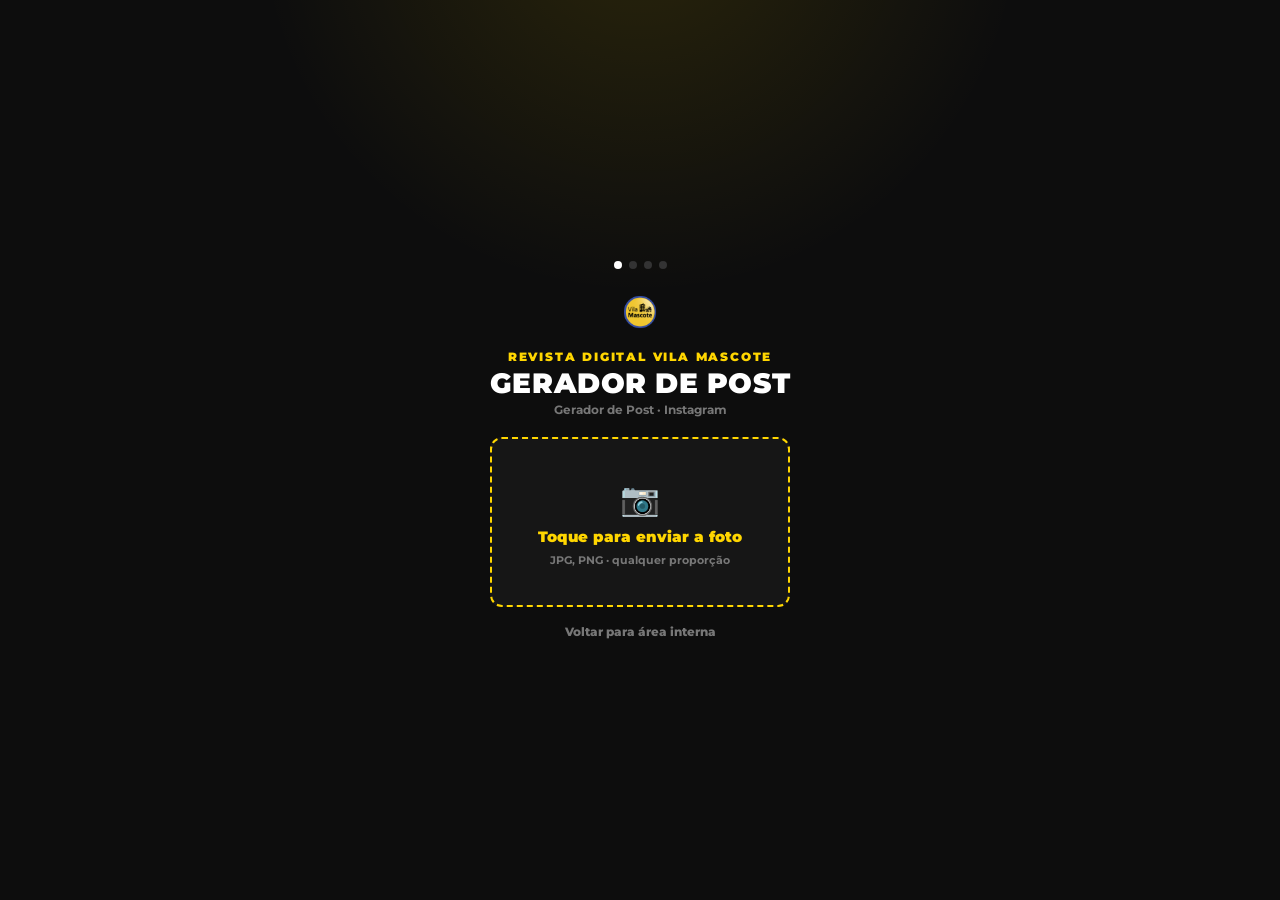
<file: criar-noticia/index.html>
<!doctype html>
<html lang="pt-BR">
  <head>
    <meta charset="utf-8">
    <meta name="viewport" content="width=device-width, initial-scale=1">
    <meta name="theme-color" content="#0d0d0d">
    <title>Criar post | Vila Mascote</title>
    <meta name="description" content="Gerador local de post de notícia da Vila Mascote para Instagram.">
    <link rel="icon" href="../assets/logo-vila-mascote.png">
    <link rel="preconnect" href="https://fonts.googleapis.com">
    <link rel="preconnect" href="https://fonts.gstatic.com" crossorigin>
    <link href="https://fonts.googleapis.com/css2?family=Montserrat:wght@400;700;800;900&display=swap" rel="stylesheet">
    <link rel="stylesheet" href="style.css?v=20260828-2">
  </head>
  <body>
    <main class="app-shell">
      <section class="step-screen is-active" data-step="1" aria-labelledby="uploadTitle">
        <div class="step-dots" aria-label="Etapa 1 de 4"></div>
        <img class="mini-logo" src="../assets/logo-vila-mascote.png" alt="Vila Mascote">
        <p class="kicker">Revista Digital Vila Mascote</p>
        <h1 id="uploadTitle">Gerador de post</h1>
        <p class="subtitle">Gerador de Post · Instagram</p>

        <button class="upload-box" id="uploadBox" type="button">
          <span class="upload-icon" aria-hidden="true">📷</span>
          <strong>Toque para enviar a foto</strong>
          <small>JPG, PNG · qualquer proporção</small>
        </button>
        <input id="imageInput" type="file" accept="image/*">

        <a class="back-link" href="../interno/">Voltar para área interna</a>
      </section>

      <section class="step-screen" data-step="2" aria-labelledby="titleTitle">
        <div class="step-dots" aria-label="Etapa 2 de 4"></div>
        <p class="kicker">Título do post</p>
        <h2 id="titleTitle">Escreva a chamada</h2>
        <p class="subtitle">Enter para quebrar linha</p>

        <textarea id="titleInput" rows="5" maxlength="170" placeholder="Ex: NOVA OPÇÃO DE CAFÉ CHEGA À VILA MASCOTE"></textarea>
        <p class="counter"><span id="titleCount">0</span>/170 caracteres</p>

        <div class="button-row">
          <button class="ghost-button" type="button" data-go-step="1">Voltar</button>
          <button class="primary-button" id="titleNextButton" type="button">Avançar</button>
        </div>
      </section>

      <section class="step-screen adjust-screen" data-step="3" aria-labelledby="adjustTitle">
        <div class="step-dots" aria-label="Etapa 3 de 4"></div>
        <p class="kicker">Ajuste a imagem</p>
        <h2 id="adjustTitle">Arraste a foto</h2>

        <div class="canvas-card" id="canvasCard">
          <canvas id="postCanvas" width="1080" height="1350" aria-label="Preview do post"></canvas>
          <div class="drag-zone image-zone" id="imageZone" aria-hidden="true"></div>
          <div class="drag-zone title-zone" id="titleZone" aria-hidden="true"></div>
        </div>

        <div class="tools">
          <div class="help-chips" aria-label="Dicas de ajuste">
            <span>📷 Arraste a foto</span>
            <span>✍️ Arraste o título</span>
          </div>

          <div class="tool-line">
            <label for="zoomRange">Zoom</label>
            <output id="zoomValue" for="zoomRange">100%</output>
            <input id="zoomRange" type="range" min="100" max="260" value="100">
          </div>

          <div class="tool-line">
            <label for="xRange">Horizontal</label>
            <output id="xValue" for="xRange">0</output>
            <input id="xRange" type="range" min="-540" max="540" value="0">
          </div>

          <div class="tool-line">
            <label for="yRange">Vertical</label>
            <output id="yValue" for="yRange">0</output>
            <input id="yRange" type="range" min="-675" max="675" value="0">
          </div>

          <div class="tool-line">
            <label for="titleRange">Tamanho do título</label>
            <output id="titleSizeValue" for="titleRange">28px</output>
            <input id="titleRange" type="range" min="10" max="72" value="28">
          </div>
        </div>

        <div class="button-row">
          <button class="ghost-button" type="button" data-go-step="2">Voltar</button>
          <button class="primary-button" id="finishButton" type="button">Pronto!</button>
        </div>
      </section>

      <section class="step-screen result-screen" data-step="4" aria-labelledby="resultTitle">
        <div class="step-dots" aria-label="Etapa 4 de 4"></div>
        <p class="kicker">Imagem pronta</p>
        <h2 id="resultTitle">Post final</h2>
        <p class="subtitle">Segure a imagem e toque em "Salvar na Galeria de Fotos".</p>

        <img id="resultImage" alt="Post gerado da Vila Mascote">

        <div class="button-row stacked">
          <a class="primary-button" id="downloadButton" href="#" download="vila-mascote-noticia-1080x1350.png">Baixar PNG</a>
          <button class="ghost-button" id="newPostButton" type="button">Novo post</button>
        </div>
      </section>
    </main>

    <script src="script.js?v=20260828-2"></script>
  </body>
</html>
</file>
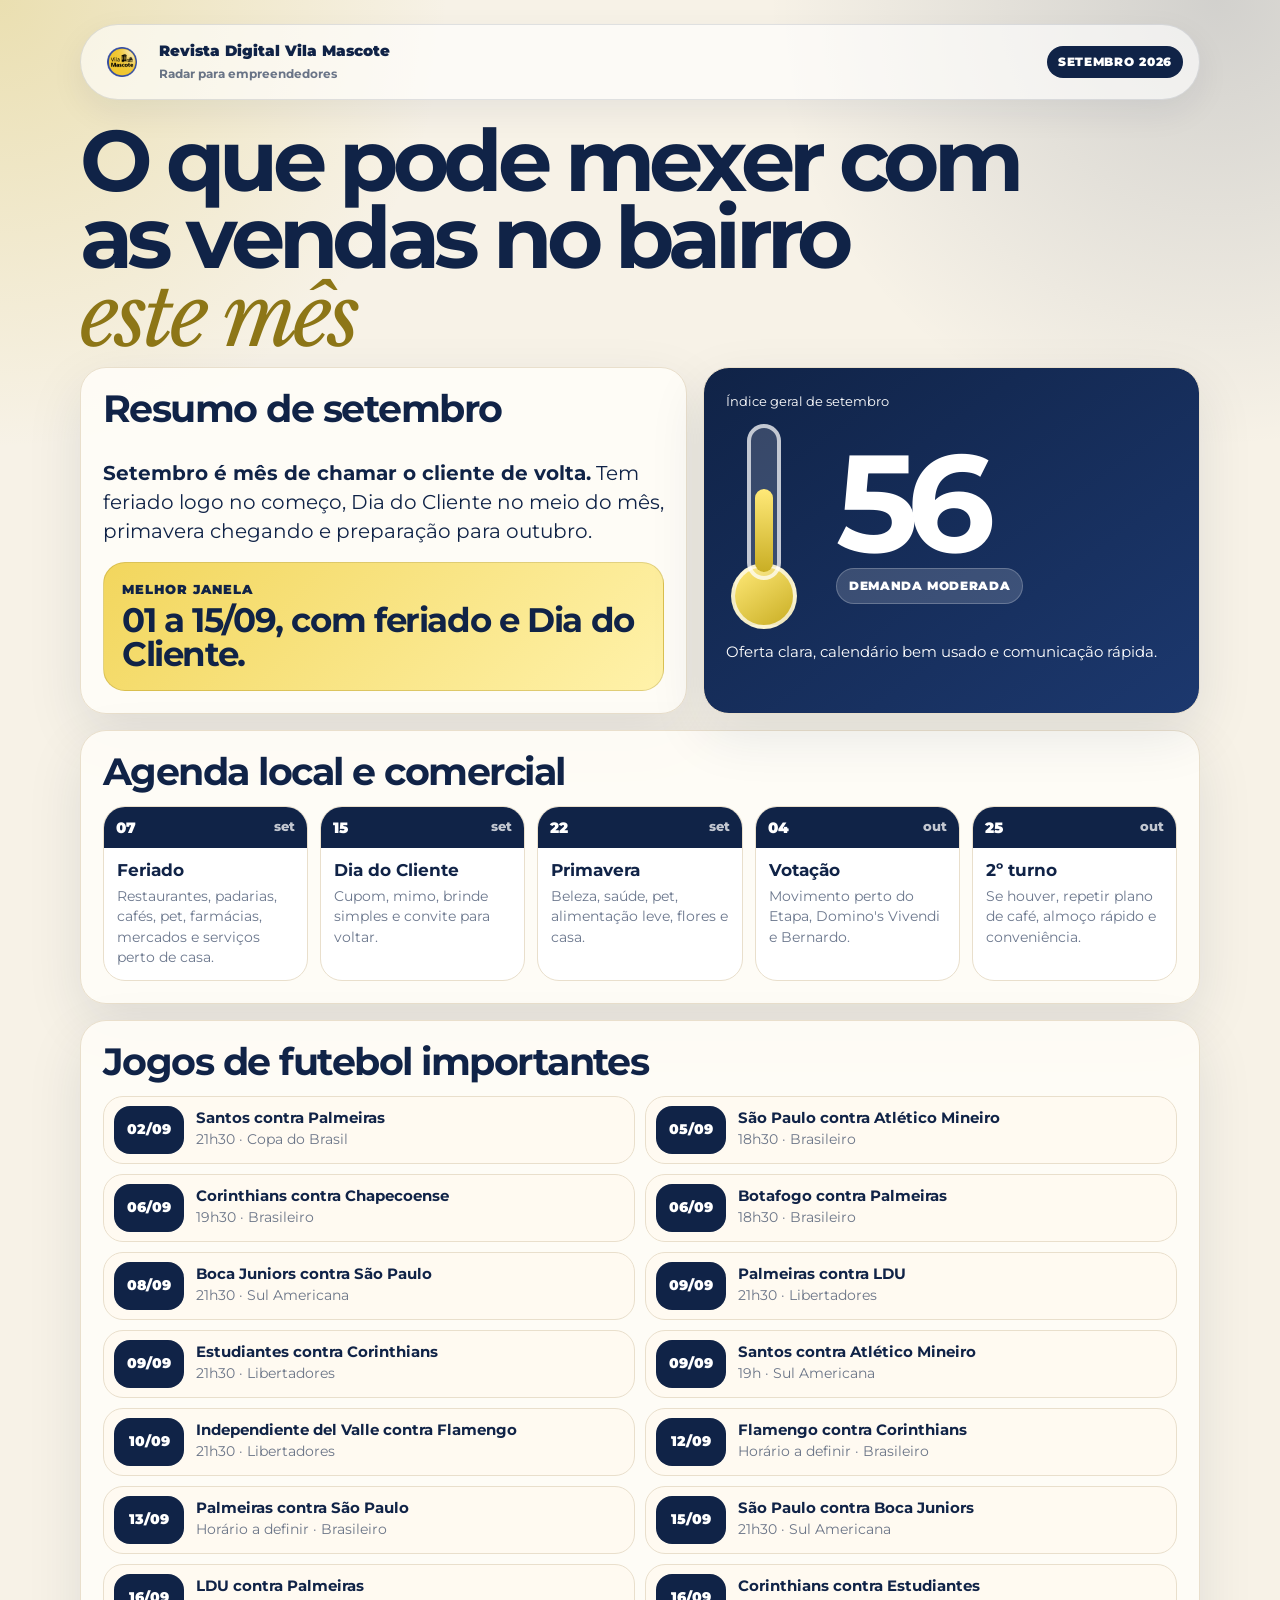
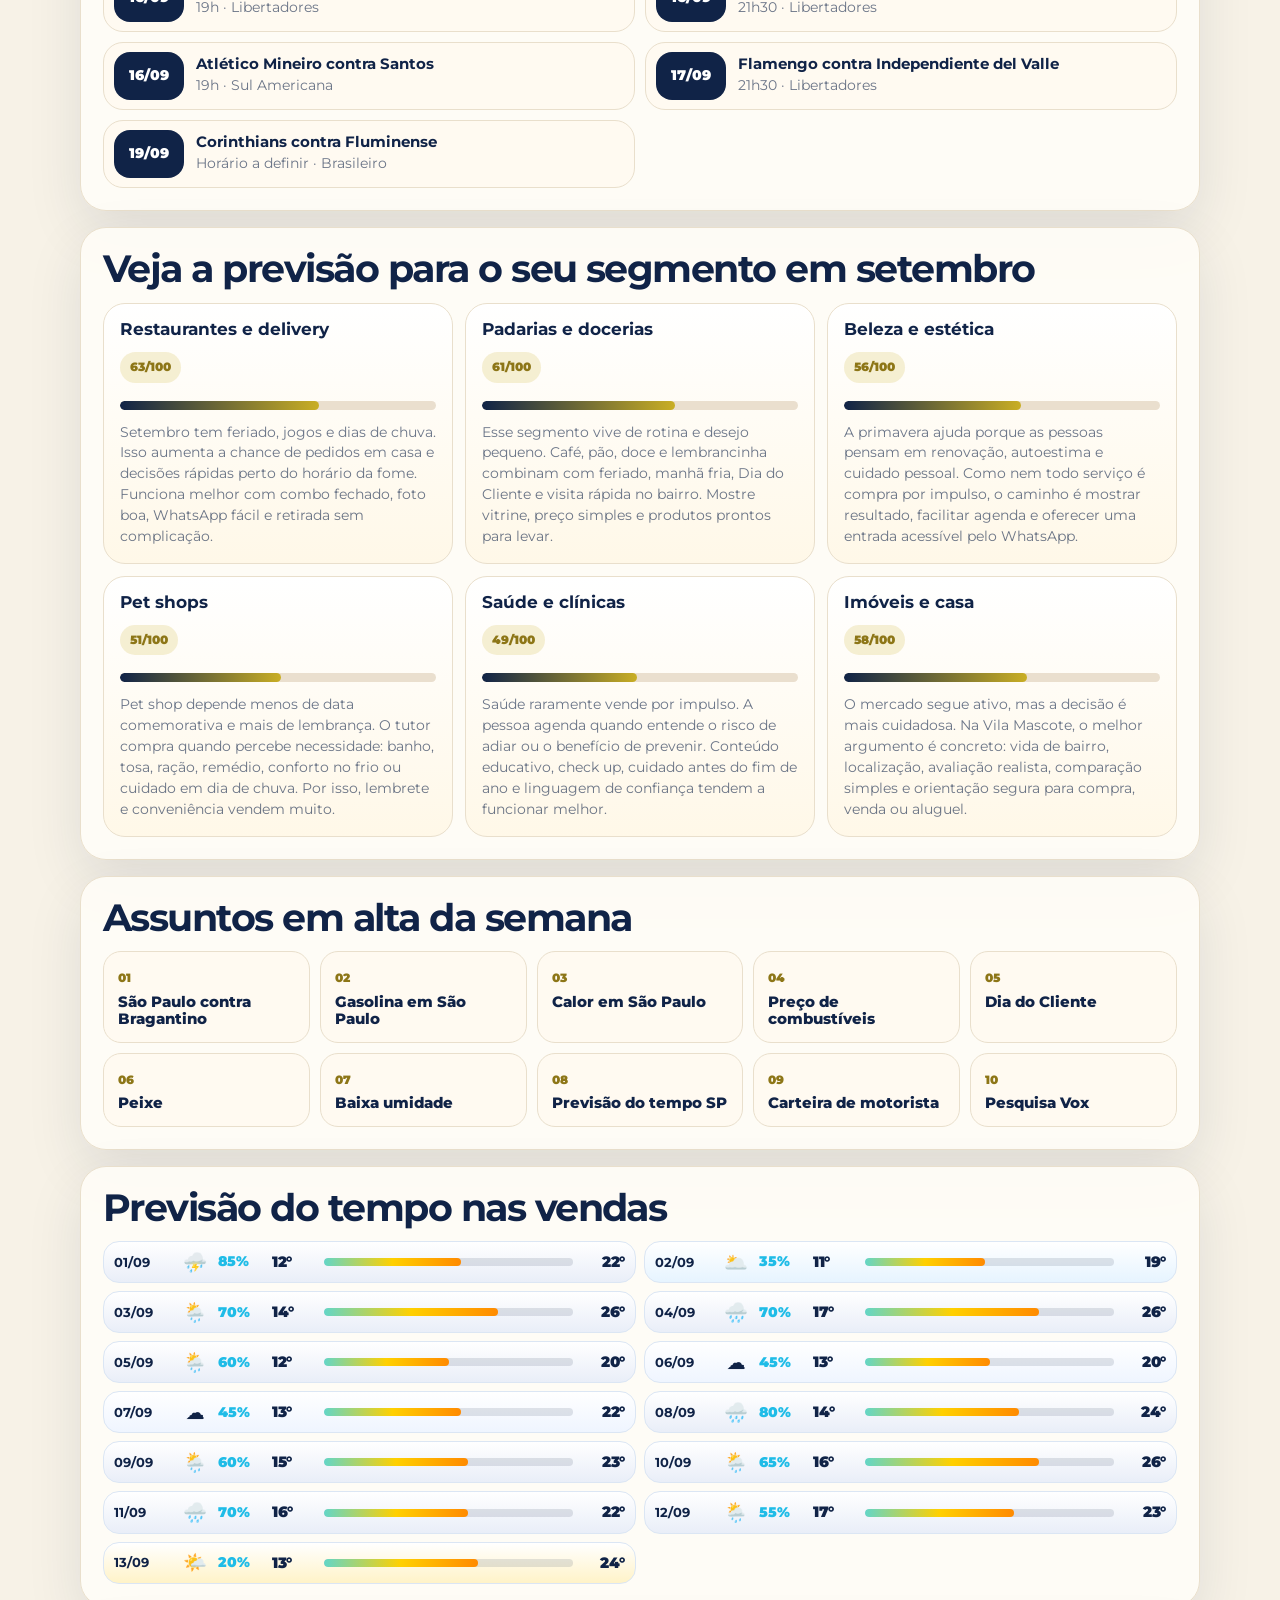
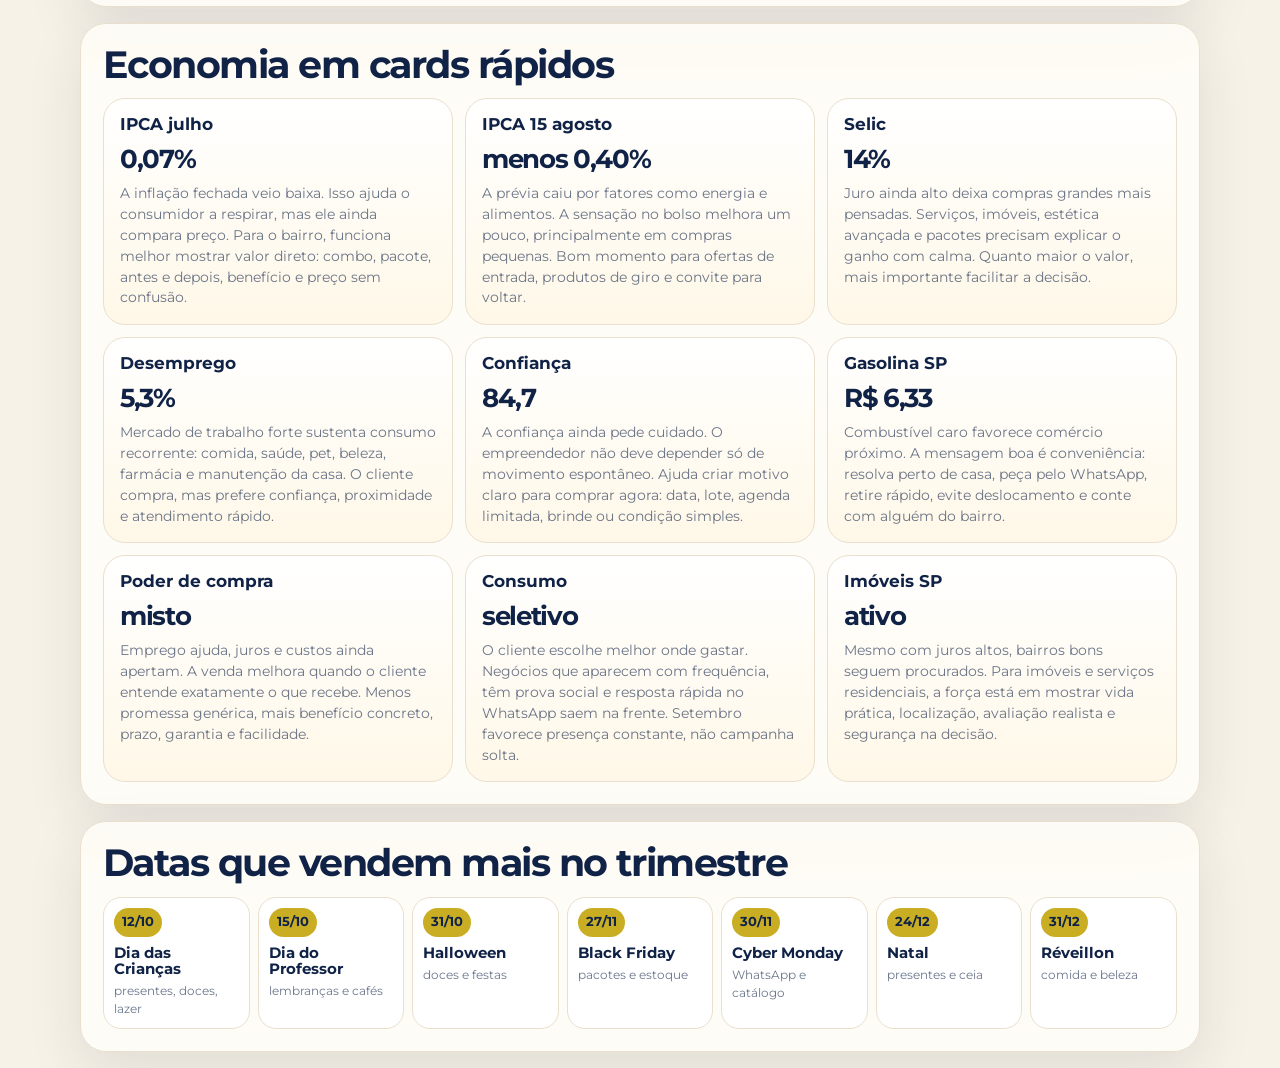
<file: empreendedor/index.html>
<!doctype html>
<html lang="pt-BR">
<head>
  <meta charset="utf-8">
  <meta name="viewport" content="width=device-width, initial-scale=1">
  <title>Radar do Empreendedor Vila Mascote</title>
  <link rel="preconnect" href="https://fonts.googleapis.com">
  <link rel="preconnect" href="https://fonts.gstatic.com" crossorigin>
  <link href="https://fonts.googleapis.com/css2?family=Libre+Baskerville:ital@1&family=Montserrat:wght@400;600;700;800;900&display=swap" rel="stylesheet">
  <link rel="icon" href="../assets/logo-vila-mascote.png">
  <style>
    :root {
      --blue: #102347;
      --gold: #c9ae24;
      --gold-dark: #8d7617;
      --paper: #f7f2e7;
      --card: #fffdf8;
      --line: #e9dfcc;
      --muted: rgba(16, 35, 71, .62);
      --green: #2d9465;
      --orange: #d98a25;
      --red: #c65742;
      --shadow: 0 20px 55px rgba(16, 35, 71, .10);
    }

    * { box-sizing: border-box; }
    body {
      margin: 0;
      color: var(--blue);
      background:
        radial-gradient(circle at top left, rgba(201,174,36,.28), transparent 28rem),
        radial-gradient(circle at 95% 0%, rgba(16,35,71,.16), transparent 28rem),
        var(--paper);
      font: 15px/1.45 Montserrat, system-ui, sans-serif;
    }

    .wrap { width: min(1120px, calc(100% - 28px)); margin: 0 auto; }
    .top { padding: 24px 0 12px; }
    .brand {
      display: flex;
      align-items: center;
      justify-content: space-between;
      gap: 16px;
      margin-bottom: 22px;
      padding: 12px 16px;
      border: 1px solid rgba(16,35,71,.12);
      border-radius: 999px;
      background: rgba(255,255,255,.62);
      box-shadow: 0 12px 34px rgba(16,35,71,.07);
    }
    .brand-left { display: flex; align-items: center; gap: 12px; min-width: 0; }
    .brand img { width: 50px; height: 50px; object-fit: contain; }
    .brand strong { display: block; font-size: .95rem; font-weight: 900; }
    .brand span { color: var(--muted); font-size: .78rem; font-weight: 700; }
    .badge {
      display: inline-flex;
      padding: 8px 11px;
      border-radius: 999px;
      background: var(--blue);
      color: white;
      font-size: .72rem;
      font-weight: 900;
      letter-spacing: .06em;
      text-transform: uppercase;
      white-space: nowrap;
    }

    h1 {
      margin: 0;
      max-width: 1040px;
      font-size: clamp(36px, 8vw, 86px);
      line-height: .9;
      letter-spacing: -.065em;
    }
    h1 em {
      color: var(--gold-dark);
      font-family: "Libre Baskerville", serif;
      font-weight: 400;
      letter-spacing: -.05em;
      white-space: nowrap;
    }
    h2 { margin: 0 0 14px; font-size: clamp(24px, 3vw, 38px); line-height: 1.02; letter-spacing: -.04em; }
    h3 { margin: 0 0 6px; font-size: 1.05rem; line-height: 1.1; }
    p { margin: 0; }
    .muted { color: var(--muted); }

    .grid { display: grid; grid-template-columns: repeat(12, 1fr); gap: 16px; margin: 16px 0; }
    .card {
      background: rgba(255,253,248,.90);
      border: 1px solid var(--line);
      border-radius: 26px;
      padding: 22px;
      box-shadow: var(--shadow);
      overflow: hidden;
    }
    .span-12 { grid-column: span 12; }
    .span-8 { grid-column: span 8; }
    .span-6 { grid-column: span 6; }
    .span-4 { grid-column: span 4; }
    .span-3 { grid-column: span 3; }

    .hero {
      display: grid;
      grid-template-columns: 1.1fr .9fr;
      gap: 16px;
      align-items: stretch;
    }
    .summary {
      display: grid;
      gap: 16px;
    }
    .summary p {
      font-size: clamp(1rem, 2vw, 1.25rem);
      max-width: 760px;
    }
    .window {
      border-radius: 22px;
      padding: 18px;
      background: linear-gradient(135deg, #f2d65d, #fff2aa);
      border: 1px solid rgba(141,118,23,.25);
    }
    .window small {
      display: block;
      margin-bottom: 4px;
      font-weight: 900;
      letter-spacing: .08em;
      text-transform: uppercase;
    }
    .window strong {
      display: block;
      font-size: clamp(1.3rem, 3vw, 2.15rem);
      line-height: 1;
      letter-spacing: -.04em;
    }

    .score {
      min-height: 100%;
      color: white;
      background:
        linear-gradient(145deg, var(--blue), #1c386e),
        radial-gradient(circle at top right, rgba(201,174,36,.24), transparent 12rem);
      position: relative;
    }
    .score-layout {
      display: grid;
      grid-template-columns: 92px 1fr;
      gap: 18px;
      align-items: center;
      margin: 12px 0;
    }
    .thermo {
      width: 76px;
      height: 205px;
      display: grid;
      justify-items: center;
    }
    .tube {
      width: 34px;
      height: 156px;
      border-radius: 999px;
      border: 4px solid rgba(255,255,255,.7);
      background: rgba(255,255,255,.16);
      overflow: hidden;
      position: relative;
    }
    .fill {
      position: absolute;
      left: 4px;
      right: 4px;
      bottom: 4px;
      height: 56%;
      border-radius: 999px;
      background: linear-gradient(180deg, #ffe978, var(--gold));
    }
    .bulb {
      width: 66px;
      height: 66px;
      margin-top: -17px;
      border-radius: 50%;
      border: 4px solid rgba(255,255,255,.7);
      background: linear-gradient(145deg, #ffe978, var(--gold));
    }
    .score b {
      display: block;
      font-size: clamp(78px, 12vw, 138px);
      line-height: .78;
      letter-spacing: -.08em;
    }
    .score-pill {
      display: inline-flex;
      margin-top: 12px;
      padding: 8px 12px;
      border-radius: 999px;
      background: rgba(255,255,255,.16);
      border: 1px solid rgba(255,255,255,.22);
      font-weight: 900;
      text-transform: uppercase;
      letter-spacing: .05em;
      font-size: .78rem;
    }

    .calendar {
      display: grid;
      grid-template-columns: repeat(5, 1fr);
      gap: 12px;
    }
    .date-card {
      min-height: 150px;
      border: 1px solid var(--line);
      border-radius: 22px;
      background: white;
      overflow: hidden;
    }
    .date-top {
      display: flex;
      justify-content: space-between;
      align-items: center;
      padding: 10px 12px;
      background: var(--blue);
      color: white;
      font-weight: 900;
    }
    .date-top small { color: rgba(255,255,255,.75); font-weight: 800; }
    .date-body { padding: 13px; }
    .date-body p { color: var(--muted); font-size: .88rem; }

    .icon {
      width: 34px;
      height: 34px;
      display: grid;
      place-items: center;
      border-radius: 12px;
      background: var(--blue);
      color: var(--gold);
      font-size: 1.1rem;
    }

    .trend-list {
      display: grid;
      grid-template-columns: repeat(5, 1fr);
      gap: 10px;
    }
    .trend {
      border-radius: 18px;
      padding: 14px;
      background: #fffaf1;
      border: 1px solid var(--line);
    }
    .trend .rank { color: var(--gold-dark); font-weight: 900; font-size: .78rem; }
    .trend p { margin-top: 5px; font-weight: 800; line-height: 1.15; }

    .weather-grid {
      display: grid;
      grid-template-columns: repeat(2, 1fr);
      gap: 8px;
    }
    .weather {
      min-height: 0;
      border-radius: 16px;
      padding: 9px 10px;
      background: linear-gradient(180deg, #ffffff, #eff5ff);
      border: 1px solid #dbe6f4;
      display: grid;
      grid-template-columns: 58px 30px 46px 44px 1fr 44px;
      align-items: center;
      gap: 8px;
    }
    .weather.rain { background: linear-gradient(180deg, #ffffff, #e9eef8); }
    .weather.cold { background: linear-gradient(180deg, #ffffff, #e6f4ff); }
    .weather.sun { background: linear-gradient(180deg, #ffffff, #fff3c8); }
    .weather .emoji { font-size: 1.2rem; line-height: 1; text-align: center; }
    .weather strong { font-size: .82rem; }
    .rain-chance { color: #1fbce7; font-weight: 900; font-size: .85rem; }
    .temp, .max-temp { font-size: .95rem; font-weight: 900; letter-spacing: -.03em; }
    .max-temp { text-align: right; color: var(--blue); }
    .weather small { color: var(--muted); font-weight: 700; }
    .temp-bar {
      height: 8px;
      border-radius: 999px;
      background: rgba(16,35,71,.12);
      overflow: hidden;
    }
    .temp-bar span {
      display: block;
      height: 100%;
      border-radius: inherit;
      background: linear-gradient(90deg, #62d6c7, #ffd000, #ff8a00);
    }

    .mini-cal {
      display: grid;
      grid-template-columns: repeat(7, 1fr);
      gap: 8px;
    }
    .sale-day {
      min-height: 112px;
      border: 1px solid var(--line);
      border-radius: 18px;
      background: white;
      padding: 10px;
    }
    .sale-day b {
      display: inline-flex;
      padding: 5px 8px;
      border-radius: 999px;
      background: var(--gold);
      color: var(--blue);
      font-size: .8rem;
      margin-bottom: 8px;
    }
    .sale-day strong { display: block; font-size: .92rem; line-height: 1.1; }
    .sale-day span { display: block; color: var(--muted); font-size: .78rem; margin-top: 5px; }

    .match-list {
      display: grid;
      grid-template-columns: repeat(2, 1fr);
      gap: 10px;
    }
    .match {
      display: grid;
      grid-template-columns: 70px 1fr;
      gap: 12px;
      align-items: center;
      border: 1px solid var(--line);
      border-radius: 20px;
      background: #fffaf1;
      padding: 9px 10px;
    }
    .match-date {
      display: grid;
      place-items: center;
      min-height: 48px;
      border-radius: 16px;
      background: var(--blue);
      color: white;
      font-weight: 900;
      font-size: .86rem;
    }
    .match h3 { font-size: .96rem; margin-bottom: 3px; }
    .match p { color: var(--muted); font-size: .85rem; }

    .segment-grid, .econ-grid {
      display: grid;
      grid-template-columns: repeat(3, 1fr);
      gap: 12px;
    }
    .segment, .econ {
      border: 1px solid var(--line);
      border-radius: 22px;
      padding: 16px;
      background: linear-gradient(180deg, white, #fff8e8);
    }
    .pill {
      display: inline-flex;
      padding: 6px 10px;
      border-radius: 999px;
      background: rgba(201,174,36,.18);
      color: var(--gold-dark);
      font-weight: 900;
      font-size: .78rem;
      margin: 8px 0 10px;
    }
    .bar { height: 9px; border-radius: 999px; background: #eadfce; overflow: hidden; margin: 8px 0 12px; }
    .bar span { display: block; height: 100%; border-radius: inherit; background: linear-gradient(90deg, var(--blue), var(--gold)); }
    .segment p, .econ p { color: var(--muted); font-size: .9rem; }
    .econ b { display: block; font-size: 1.65rem; letter-spacing: -.05em; margin: 5px 0; }

    @media (max-width: 940px) {
      .hero { grid-template-columns: 1fr; }
      .span-8, .span-6, .span-4, .span-3 { grid-column: span 12; }
      .calendar, .trend-list, .mini-cal, .segment-grid, .econ-grid { grid-template-columns: repeat(2, 1fr); }
      .weather-grid { grid-template-columns: 1fr; }
      .match-list { grid-template-columns: 1fr; }
    }
    @media (max-width: 560px) {
      .wrap { width: min(100% - 20px, 1120px); }
      .brand { border-radius: 24px; align-items: flex-start; }
      .badge { display: none; }
      .card { padding: 16px; border-radius: 22px; }
      .calendar, .trend-list, .weather-grid, .mini-cal, .segment-grid, .econ-grid { grid-template-columns: 1fr; }
      .score-layout { grid-template-columns: 1fr; }
      .thermo { display: none; }
      .match { grid-template-columns: 56px 1fr; }
      .weather {
        grid-template-columns: 52px 28px 42px 38px 1fr 38px;
        gap: 6px;
        padding: 8px;
      }
    }
  </style>
</head>
<body>
  <header class="top wrap">
    <div class="brand">
      <div class="brand-left">
        <img src="../assets/logo-vila-mascote.png" alt="Vila Mascote">
        <div><strong>Revista Digital Vila Mascote</strong><span>Radar para empreendedores</span></div>
      </div>
      <div class="badge">setembro 2026</div>
    </div>
    <h1>O que pode mexer com as vendas no bairro <em>este mês</em></h1>
  </header>

  <main class="wrap">
    <section class="hero">
      <article class="card summary">
        <h2>Resumo de setembro</h2>
        <p><strong>Setembro é mês de chamar o cliente de volta.</strong> Tem feriado logo no começo, Dia do Cliente no meio do mês, primavera chegando e preparação para outubro.</p>
        <div class="window">
          <small>Melhor janela</small>
          <strong>01 a 15/09, com feriado e Dia do Cliente.</strong>
        </div>
      </article>

      <article class="card score">
        <small>Índice geral de setembro</small>
        <div class="score-layout">
          <div class="thermo" aria-hidden="true">
            <div class="tube"><div class="fill"></div></div>
            <div class="bulb"></div>
          </div>
          <div>
            <b>56</b>
            <span class="score-pill">Demanda moderada</span>
          </div>
        </div>
        <p>Oferta clara, calendário bem usado e comunicação rápida.</p>
      </article>
    </section>

    <section class="grid">
      <article class="card span-12">
        <h2>Agenda local e comercial</h2>
        <div class="calendar">
          <div class="date-card"><div class="date-top"><span>07</span><small>set</small></div><div class="date-body"><h3>Feriado</h3><p>Restaurantes, padarias, cafés, pet, farmácias, mercados e serviços perto de casa.</p></div></div>
          <div class="date-card"><div class="date-top"><span>15</span><small>set</small></div><div class="date-body"><h3>Dia do Cliente</h3><p>Cupom, mimo, brinde simples e convite para voltar.</p></div></div>
          <div class="date-card"><div class="date-top"><span>22</span><small>set</small></div><div class="date-body"><h3>Primavera</h3><p>Beleza, saúde, pet, alimentação leve, flores e casa.</p></div></div>
          <div class="date-card"><div class="date-top"><span>04</span><small>out</small></div><div class="date-body"><h3>Votação</h3><p>Movimento perto do Etapa, Domino's Vivendi e Bernardo.</p></div></div>
          <div class="date-card"><div class="date-top"><span>25</span><small>out</small></div><div class="date-body"><h3>2º turno</h3><p>Se houver, repetir plano de café, almoço rápido e conveniência.</p></div></div>
        </div>
      </article>

      <article class="card span-12" id="jogos">
        <h2>Jogos de futebol importantes</h2>
        <div class="match-list">
          <div class="match"><div class="match-date">02/09</div><div><h3>Santos contra Palmeiras</h3><p>21h30 · Copa do Brasil</p></div></div>
          <div class="match"><div class="match-date">05/09</div><div><h3>São Paulo contra Atlético Mineiro</h3><p>18h30 · Brasileiro</p></div></div>
          <div class="match"><div class="match-date">06/09</div><div><h3>Corinthians contra Chapecoense</h3><p>19h30 · Brasileiro</p></div></div>
          <div class="match"><div class="match-date">06/09</div><div><h3>Botafogo contra Palmeiras</h3><p>18h30 · Brasileiro</p></div></div>
          <div class="match"><div class="match-date">08/09</div><div><h3>Boca Juniors contra São Paulo</h3><p>21h30 · Sul Americana</p></div></div>
          <div class="match"><div class="match-date">09/09</div><div><h3>Palmeiras contra LDU</h3><p>21h30 · Libertadores</p></div></div>
          <div class="match"><div class="match-date">09/09</div><div><h3>Estudiantes contra Corinthians</h3><p>21h30 · Libertadores</p></div></div>
          <div class="match"><div class="match-date">09/09</div><div><h3>Santos contra Atlético Mineiro</h3><p>19h · Sul Americana</p></div></div>
          <div class="match"><div class="match-date">10/09</div><div><h3>Independiente del Valle contra Flamengo</h3><p>21h30 · Libertadores</p></div></div>
          <div class="match"><div class="match-date">12/09</div><div><h3>Flamengo contra Corinthians</h3><p>Horário a definir · Brasileiro</p></div></div>
          <div class="match"><div class="match-date">13/09</div><div><h3>Palmeiras contra São Paulo</h3><p>Horário a definir · Brasileiro</p></div></div>
          <div class="match"><div class="match-date">15/09</div><div><h3>São Paulo contra Boca Juniors</h3><p>21h30 · Sul Americana</p></div></div>
          <div class="match"><div class="match-date">16/09</div><div><h3>LDU contra Palmeiras</h3><p>19h · Libertadores</p></div></div>
          <div class="match"><div class="match-date">16/09</div><div><h3>Corinthians contra Estudiantes</h3><p>21h30 · Libertadores</p></div></div>
          <div class="match"><div class="match-date">16/09</div><div><h3>Atlético Mineiro contra Santos</h3><p>19h · Sul Americana</p></div></div>
          <div class="match"><div class="match-date">17/09</div><div><h3>Flamengo contra Independiente del Valle</h3><p>21h30 · Libertadores</p></div></div>
          <div class="match"><div class="match-date">19/09</div><div><h3>Corinthians contra Fluminense</h3><p>Horário a definir · Brasileiro</p></div></div>
        </div>
      </article>

      <article class="card span-12">
        <h2>Veja a previsão para o seu segmento em setembro</h2>
        <div class="segment-grid">
          <div class="segment"><h3>Restaurantes e delivery</h3><span class="pill">63/100</span><div class="bar"><span style="width:63%"></span></div><p>Setembro tem feriado, jogos e dias de chuva. Isso aumenta a chance de pedidos em casa e decisões rápidas perto do horário da fome. Funciona melhor com combo fechado, foto boa, WhatsApp fácil e retirada sem complicação.</p></div>
          <div class="segment"><h3>Padarias e docerias</h3><span class="pill">61/100</span><div class="bar"><span style="width:61%"></span></div><p>Esse segmento vive de rotina e desejo pequeno. Café, pão, doce e lembrancinha combinam com feriado, manhã fria, Dia do Cliente e visita rápida no bairro. Mostre vitrine, preço simples e produtos prontos para levar.</p></div>
          <div class="segment"><h3>Beleza e estética</h3><span class="pill">56/100</span><div class="bar"><span style="width:56%"></span></div><p>A primavera ajuda porque as pessoas pensam em renovação, autoestima e cuidado pessoal. Como nem todo serviço é compra por impulso, o caminho é mostrar resultado, facilitar agenda e oferecer uma entrada acessível pelo WhatsApp.</p></div>
          <div class="segment"><h3>Pet shops</h3><span class="pill">51/100</span><div class="bar"><span style="width:51%"></span></div><p>Pet shop depende menos de data comemorativa e mais de lembrança. O tutor compra quando percebe necessidade: banho, tosa, ração, remédio, conforto no frio ou cuidado em dia de chuva. Por isso, lembrete e conveniência vendem muito.</p></div>
          <div class="segment"><h3>Saúde e clínicas</h3><span class="pill">49/100</span><div class="bar"><span style="width:49%"></span></div><p>Saúde raramente vende por impulso. A pessoa agenda quando entende o risco de adiar ou o benefício de prevenir. Conteúdo educativo, check up, cuidado antes do fim de ano e linguagem de confiança tendem a funcionar melhor.</p></div>
          <div class="segment"><h3>Imóveis e casa</h3><span class="pill">58/100</span><div class="bar"><span style="width:58%"></span></div><p>O mercado segue ativo, mas a decisão é mais cuidadosa. Na Vila Mascote, o melhor argumento é concreto: vida de bairro, localização, avaliação realista, comparação simples e orientação segura para compra, venda ou aluguel.</p></div>
        </div>
      </article>

      <article class="card span-12" id="assuntos">
        <h2>Assuntos em alta da semana</h2>
        <div class="trend-list">
          <div class="trend"><span class="rank">01</span><p>São Paulo contra Bragantino</p></div>
          <div class="trend"><span class="rank">02</span><p>Gasolina em São Paulo</p></div>
          <div class="trend"><span class="rank">03</span><p>Calor em São Paulo</p></div>
          <div class="trend"><span class="rank">04</span><p>Preço de combustíveis</p></div>
          <div class="trend"><span class="rank">05</span><p>Dia do Cliente</p></div>
          <div class="trend"><span class="rank">06</span><p>Peixe</p></div>
          <div class="trend"><span class="rank">07</span><p>Baixa umidade</p></div>
          <div class="trend"><span class="rank">08</span><p>Previsão do tempo SP</p></div>
          <div class="trend"><span class="rank">09</span><p>Carteira de motorista</p></div>
          <div class="trend"><span class="rank">10</span><p>Pesquisa Vox</p></div>
        </div>
      </article>

      <article class="card span-12" id="clima">
        <h2>Previsão do tempo nas vendas</h2>
        <div class="weather-grid">
          <div class="weather rain"><strong>01/09</strong><span class="emoji">⛈️</span><span class="rain-chance">85%</span><div class="temp">12°</div><div class="temp-bar"><span style="width:55%"></span></div><div class="max-temp">22°</div></div>
          <div class="weather cold"><strong>02/09</strong><span class="emoji">🌥️</span><span class="rain-chance">35%</span><div class="temp">11°</div><div class="temp-bar"><span style="width:48%"></span></div><div class="max-temp">19°</div></div>
          <div class="weather rain"><strong>03/09</strong><span class="emoji">🌦️</span><span class="rain-chance">70%</span><div class="temp">14°</div><div class="temp-bar"><span style="width:70%"></span></div><div class="max-temp">26°</div></div>
          <div class="weather rain"><strong>04/09</strong><span class="emoji">🌧️</span><span class="rain-chance">70%</span><div class="temp">17°</div><div class="temp-bar"><span style="width:70%"></span></div><div class="max-temp">26°</div></div>
          <div class="weather rain"><strong>05/09</strong><span class="emoji">🌦️</span><span class="rain-chance">60%</span><div class="temp">12°</div><div class="temp-bar"><span style="width:50%"></span></div><div class="max-temp">20°</div></div>
          <div class="weather"><strong>06/09</strong><span class="emoji">☁️</span><span class="rain-chance">45%</span><div class="temp">13°</div><div class="temp-bar"><span style="width:50%"></span></div><div class="max-temp">20°</div></div>
          <div class="weather"><strong>07/09</strong><span class="emoji">☁️</span><span class="rain-chance">45%</span><div class="temp">13°</div><div class="temp-bar"><span style="width:55%"></span></div><div class="max-temp">22°</div></div>
          <div class="weather rain"><strong>08/09</strong><span class="emoji">🌧️</span><span class="rain-chance">80%</span><div class="temp">14°</div><div class="temp-bar"><span style="width:62%"></span></div><div class="max-temp">24°</div></div>
          <div class="weather rain"><strong>09/09</strong><span class="emoji">🌦️</span><span class="rain-chance">60%</span><div class="temp">15°</div><div class="temp-bar"><span style="width:58%"></span></div><div class="max-temp">23°</div></div>
          <div class="weather rain"><strong>10/09</strong><span class="emoji">🌦️</span><span class="rain-chance">65%</span><div class="temp">16°</div><div class="temp-bar"><span style="width:70%"></span></div><div class="max-temp">26°</div></div>
          <div class="weather rain"><strong>11/09</strong><span class="emoji">🌧️</span><span class="rain-chance">70%</span><div class="temp">16°</div><div class="temp-bar"><span style="width:58%"></span></div><div class="max-temp">22°</div></div>
          <div class="weather rain"><strong>12/09</strong><span class="emoji">🌦️</span><span class="rain-chance">55%</span><div class="temp">17°</div><div class="temp-bar"><span style="width:60%"></span></div><div class="max-temp">23°</div></div>
          <div class="weather sun"><strong>13/09</strong><span class="emoji">🌤️</span><span class="rain-chance">20%</span><div class="temp">13°</div><div class="temp-bar"><span style="width:62%"></span></div><div class="max-temp">24°</div></div>
        </div>
      </article>

      <article class="card span-12" id="economia">
        <h2>Economia em cards rápidos</h2>
        <div class="econ-grid">
          <div class="econ"><h3>IPCA julho</h3><b>0,07%</b><p>A inflação fechada veio baixa. Isso ajuda o consumidor a respirar, mas ele ainda compara preço. Para o bairro, funciona melhor mostrar valor direto: combo, pacote, antes e depois, benefício e preço sem confusão.</p></div>
          <div class="econ"><h3>IPCA 15 agosto</h3><b>menos 0,40%</b><p>A prévia caiu por fatores como energia e alimentos. A sensação no bolso melhora um pouco, principalmente em compras pequenas. Bom momento para ofertas de entrada, produtos de giro e convite para voltar.</p></div>
          <div class="econ"><h3>Selic</h3><b>14%</b><p>Juro ainda alto deixa compras grandes mais pensadas. Serviços, imóveis, estética avançada e pacotes precisam explicar o ganho com calma. Quanto maior o valor, mais importante facilitar a decisão.</p></div>
          <div class="econ"><h3>Desemprego</h3><b>5,3%</b><p>Mercado de trabalho forte sustenta consumo recorrente: comida, saúde, pet, beleza, farmácia e manutenção da casa. O cliente compra, mas prefere confiança, proximidade e atendimento rápido.</p></div>
          <div class="econ"><h3>Confiança</h3><b>84,7</b><p>A confiança ainda pede cuidado. O empreendedor não deve depender só de movimento espontâneo. Ajuda criar motivo claro para comprar agora: data, lote, agenda limitada, brinde ou condição simples.</p></div>
          <div class="econ"><h3>Gasolina SP</h3><b>R$ 6,33</b><p>Combustível caro favorece comércio próximo. A mensagem boa é conveniência: resolva perto de casa, peça pelo WhatsApp, retire rápido, evite deslocamento e conte com alguém do bairro.</p></div>
          <div class="econ"><h3>Poder de compra</h3><b>misto</b><p>Emprego ajuda, juros e custos ainda apertam. A venda melhora quando o cliente entende exatamente o que recebe. Menos promessa genérica, mais benefício concreto, prazo, garantia e facilidade.</p></div>
          <div class="econ"><h3>Consumo</h3><b>seletivo</b><p>O cliente escolhe melhor onde gastar. Negócios que aparecem com frequência, têm prova social e resposta rápida no WhatsApp saem na frente. Setembro favorece presença constante, não campanha solta.</p></div>
          <div class="econ"><h3>Imóveis SP</h3><b>ativo</b><p>Mesmo com juros altos, bairros bons seguem procurados. Para imóveis e serviços residenciais, a força está em mostrar vida prática, localização, avaliação realista e segurança na decisão.</p></div>
        </div>
      </article>

      <article class="card span-12" id="datas">
        <h2>Datas que vendem mais no trimestre</h2>
        <div class="mini-cal">
          <div class="sale-day"><b>12/10</b><strong>Dia das Crianças</strong><span>presentes, doces, lazer</span></div>
          <div class="sale-day"><b>15/10</b><strong>Dia do Professor</strong><span>lembranças e cafés</span></div>
          <div class="sale-day"><b>31/10</b><strong>Halloween</strong><span>doces e festas</span></div>
          <div class="sale-day"><b>27/11</b><strong>Black Friday</strong><span>pacotes e estoque</span></div>
          <div class="sale-day"><b>30/11</b><strong>Cyber Monday</strong><span>WhatsApp e catálogo</span></div>
          <div class="sale-day"><b>24/12</b><strong>Natal</strong><span>presentes e ceia</span></div>
          <div class="sale-day"><b>31/12</b><strong>Réveillon</strong><span>comida e beleza</span></div>
        </div>
      </article>
    </section>
  </main>
</body>
</html>
</file>
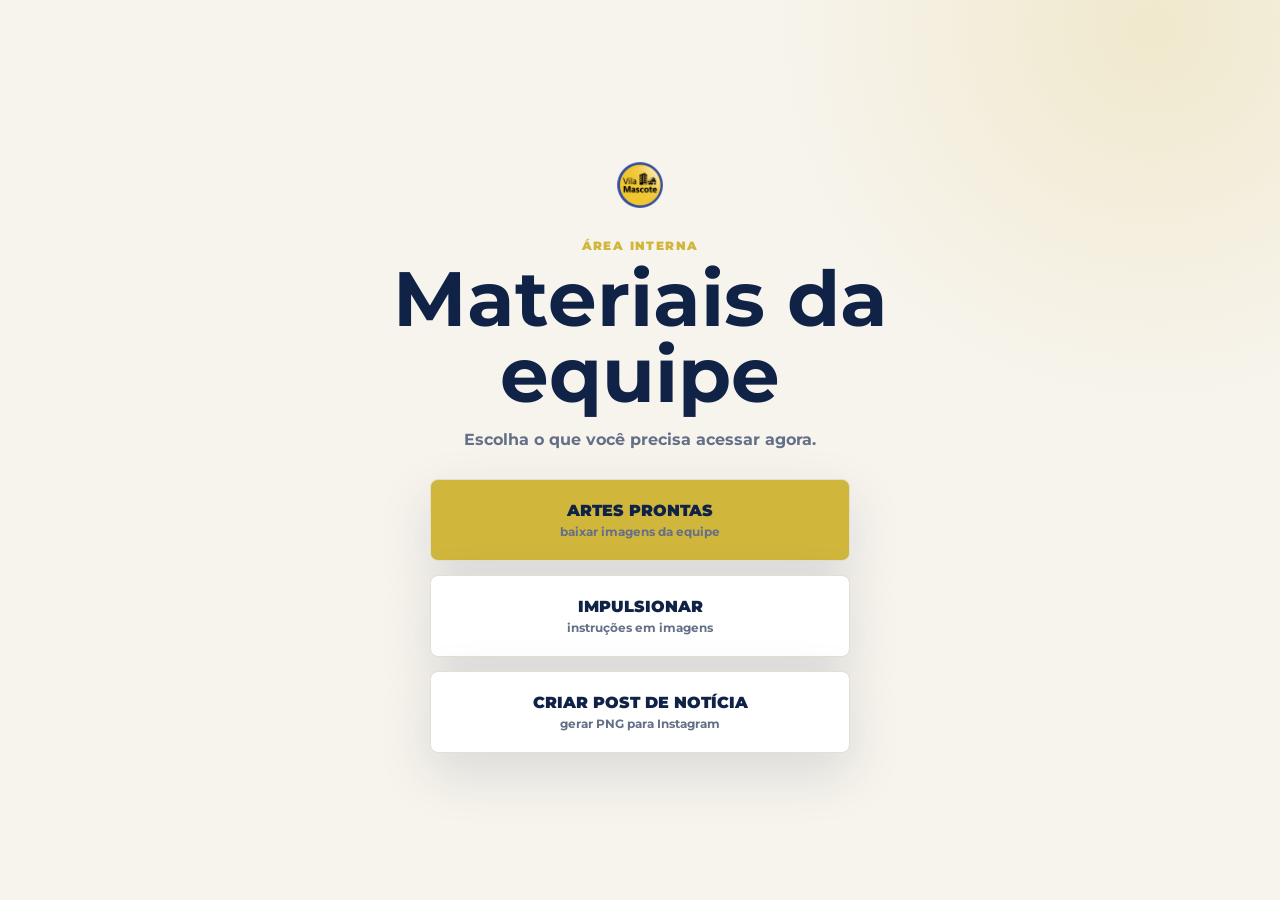
<file: interno/index.html>
<!doctype html>
<html lang="pt-BR">
  <head>
    <meta charset="utf-8">
    <meta name="viewport" content="width=device-width, initial-scale=1">
    <meta name="robots" content="noindex, nofollow, noarchive">
    <meta name="theme-color" content="#102347">
    <title>Área interna | Vila Mascote</title>
    <meta name="description" content="Área interna da equipe Vila Mascote.">
    <link rel="icon" href="../assets/logo-vila-mascote.png">
    <link rel="preconnect" href="https://fonts.googleapis.com">
    <link rel="preconnect" href="https://fonts.gstatic.com" crossorigin>
    <link href="https://fonts.googleapis.com/css2?family=Libre+Baskerville:ital@1&family=Montserrat:wght@400;600;700;800;900&display=swap" rel="stylesheet">
    <link rel="stylesheet" href="style.css">
  </head>
  <body class="hub-page">
    <main class="hub-shell" aria-labelledby="page-title">
      <img class="hub-logo" src="../assets/logo-vila-mascote.png" alt="Vila Mascote" width="88" height="88">
      <p class="eyebrow">Área interna</p>
      <h1 id="page-title">Materiais da equipe</h1>
      <p class="lead">Escolha o que você precisa acessar agora.</p>

      <nav class="hub-actions" aria-label="Ferramentas internas">
        <a class="hub-button" href="artes/">
          <span>Artes prontas</span>
          <small>baixar imagens da equipe</small>
        </a>
        <a class="hub-button" href="impulsionar/index.html">
          <span>Impulsionar</span>
          <small>instruções em imagens</small>
        </a>
        <a class="hub-button" href="../criar-noticia/">
          <span>Criar post de notícia</span>
          <small>gerar PNG para Instagram</small>
        </a>
      </nav>
    </main>
  </body>
</html>
</file>
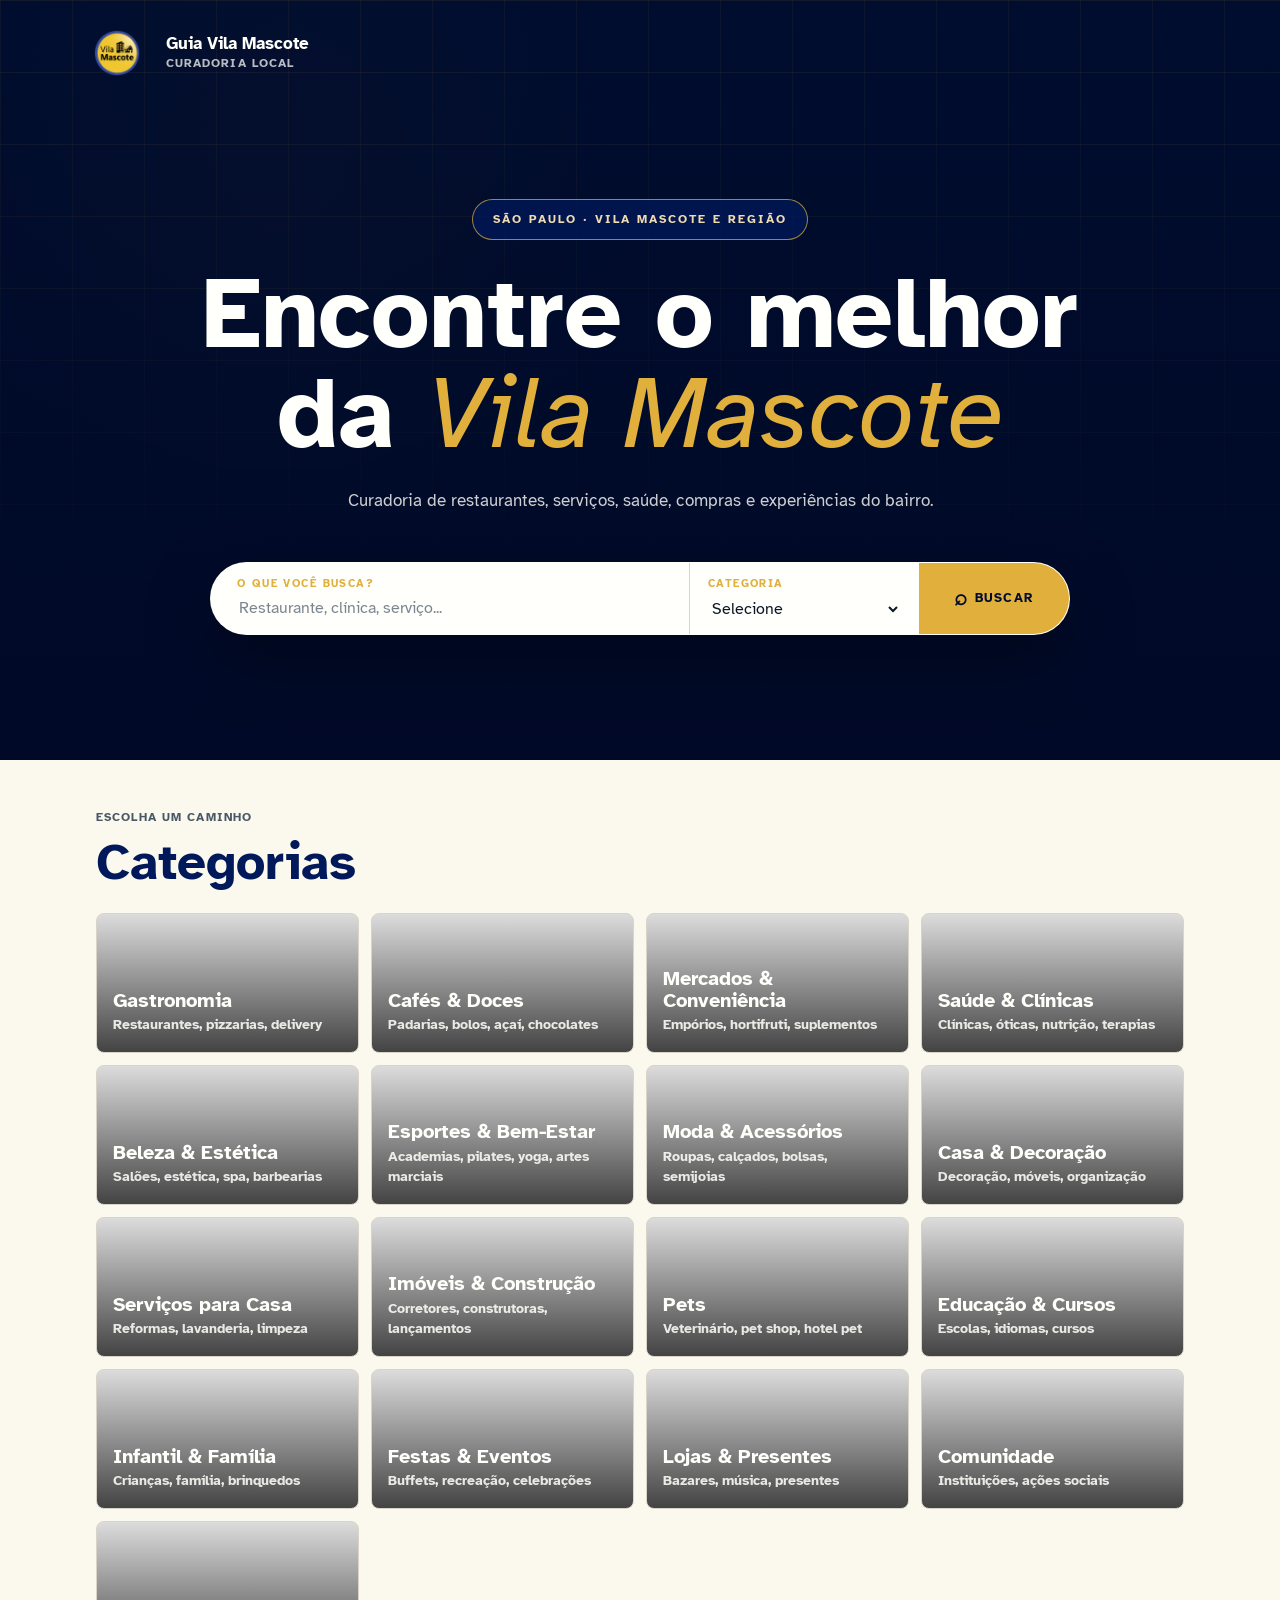
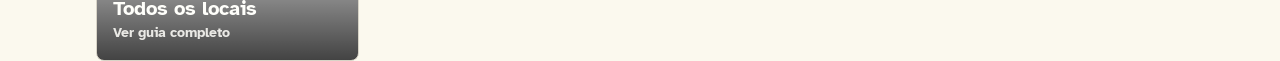
<file: test01/index.html>
<!DOCTYPE html>
<html lang="pt-BR">
<head>
  <meta charset="UTF-8">
  <meta name="viewport" content="width=device-width, initial-scale=1.0">
  <title>Teste 01 · Guia Vila Mascote</title>
  <meta name="description" content="Protótipo de topo com busca e categorias para o Guia Vila Mascote.">

  <link rel="preconnect" href="https://fonts.googleapis.com">
  <link rel="preconnect" href="https://fonts.gstatic.com" crossorigin>
  <link href="https://fonts.googleapis.com/css2?family=Atkinson+Hyperlegible:ital,wght@0,400;0,700;1,400;1,700&display=swap" rel="stylesheet">

  <link rel="icon" href="../assets/logo-vila-mascote.png">
  <link rel="stylesheet" href="style.css">
</head>
<body>
  <main>
    <section class="hero">
      <header class="topbar" aria-label="Guia Vila Mascote">
        <a class="brand" href="../index.html">
          <img src="../assets/logo-vila-mascote.png" alt="Vila Mascote">
          <span>
            <strong>Guia Vila Mascote</strong>
            <small>Curadoria local</small>
          </span>
        </a>
      </header>

      <div class="hero-content">
        <p class="location-pill">São Paulo · Vila Mascote e região</p>
        <h1>Encontre o melhor da <em>Vila Mascote</em></h1>
        <p class="subtitle">Curadoria de restaurantes, serviços, saúde, compras e experiências do bairro.</p>

        <form class="search-panel" id="searchForm" role="search">
          <div class="field search-field">
            <label for="searchInput">O que você busca?</label>
            <input id="searchInput" type="search" placeholder="Restaurante, clínica, serviço..." autocomplete="off">
          </div>

          <div class="field select-field">
            <label for="categorySelect">Categoria</label>
            <select id="categorySelect">
              <option value="">Selecione</option>
            </select>
          </div>

          <button type="submit" aria-label="Buscar">
            <span aria-hidden="true">⌕</span>
            Buscar
          </button>
        </form>
      </div>
    </section>

    <section class="category-section" aria-labelledby="categoryTitle">
      <div class="section-heading">
        <p>Escolha um caminho</p>
        <h2 id="categoryTitle">Categorias</h2>
      </div>
      <div class="category-grid" id="categoryGrid"></div>
    </section>

    <section class="results-section" id="resultsSection" aria-labelledby="resultsTitle" hidden>
      <div class="section-heading">
        <p id="resultsKicker">Resultados</p>
        <h2 id="resultsTitle">Estabelecimentos</h2>
      </div>
      <div class="results-meta" id="resultsMeta"></div>
      <div class="cards-list" id="cardsList"></div>
    </section>
  </main>

  <script src="../dados.js"></script>
  <script src="script.js"></script>
</body>
</html>
</file>
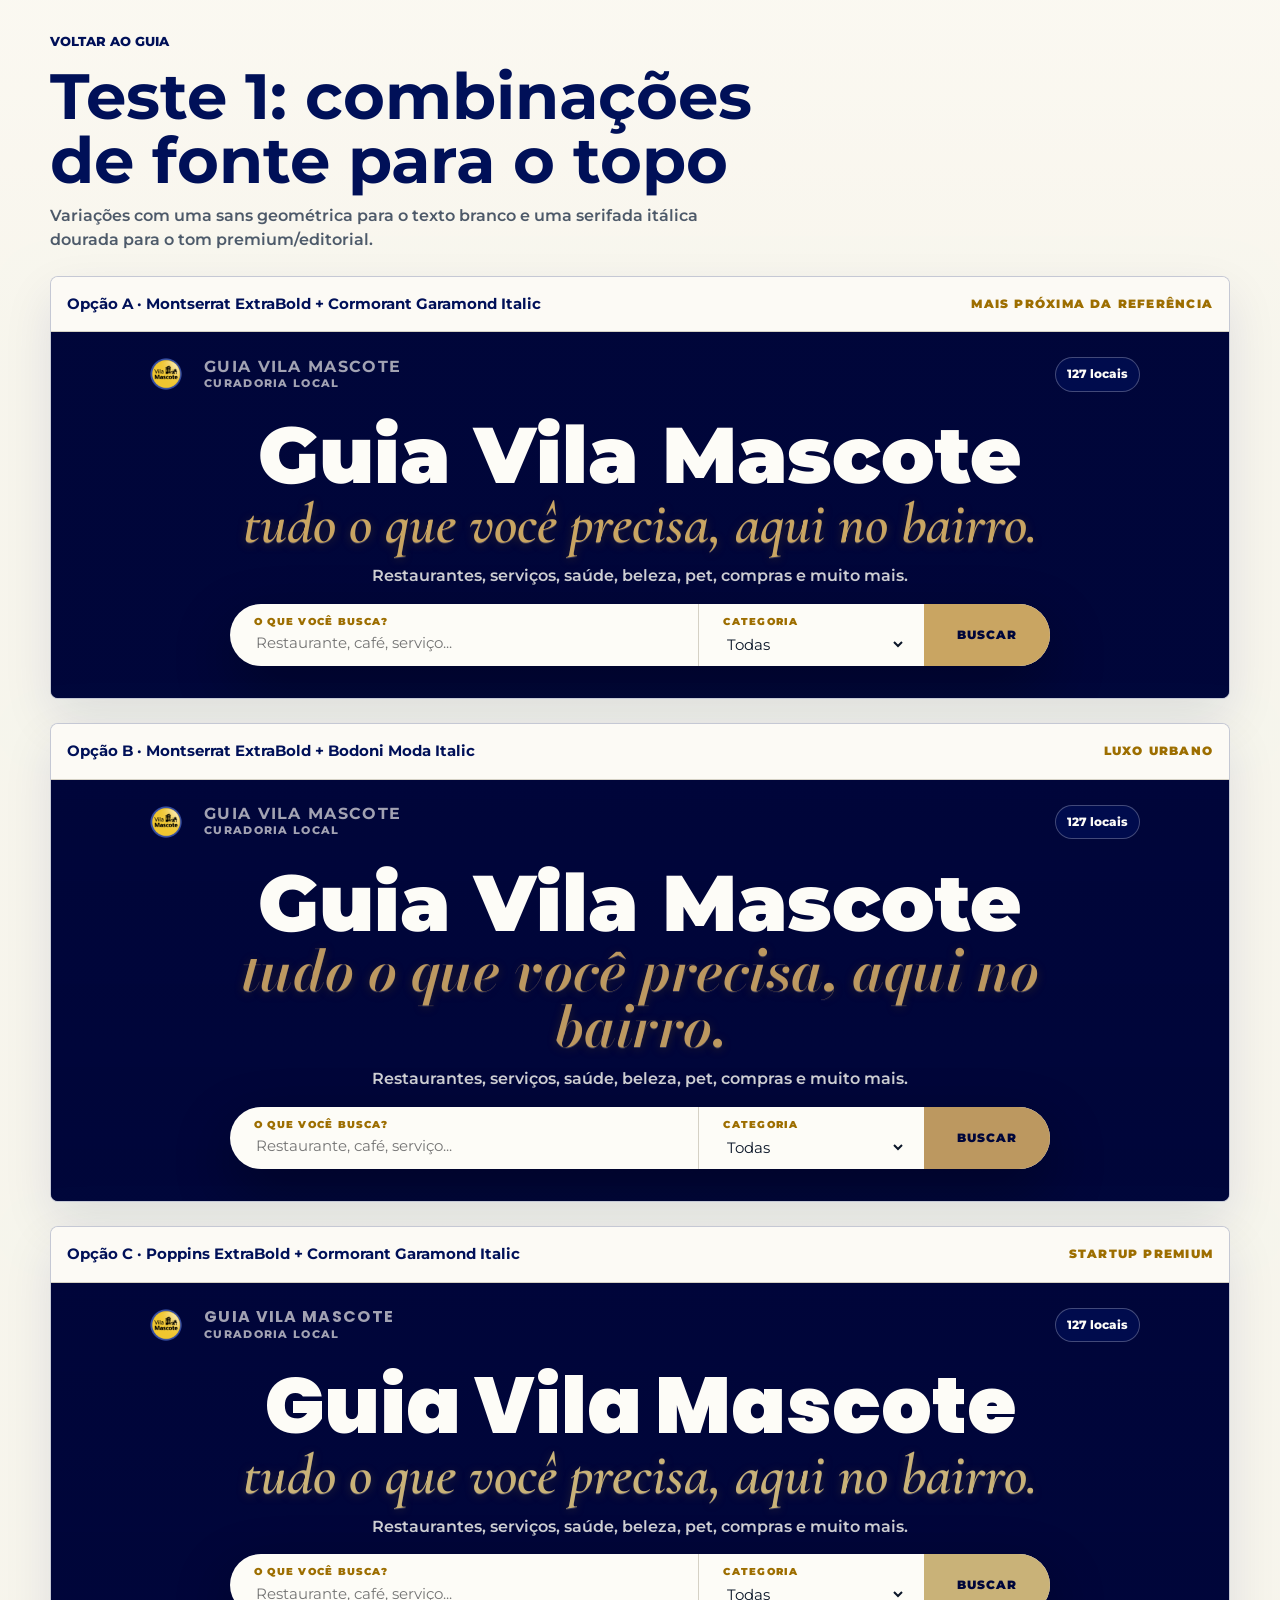
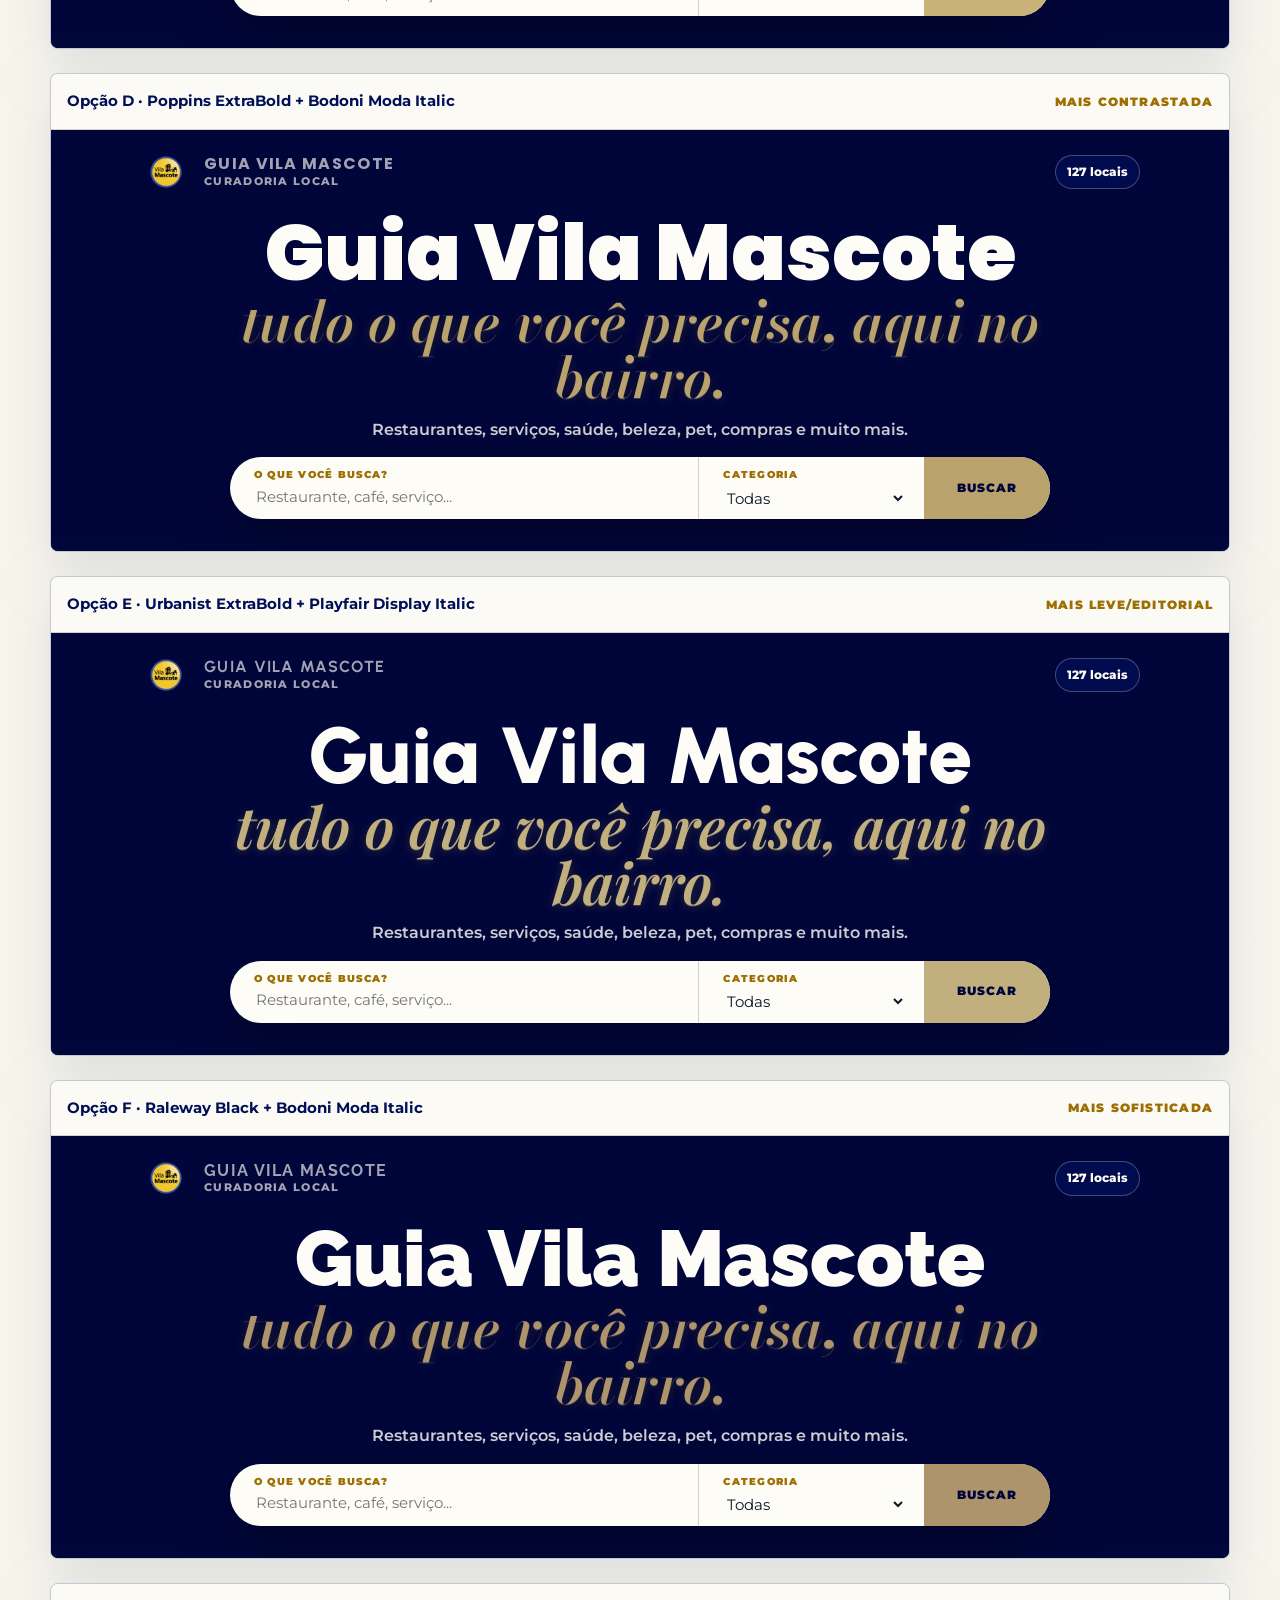
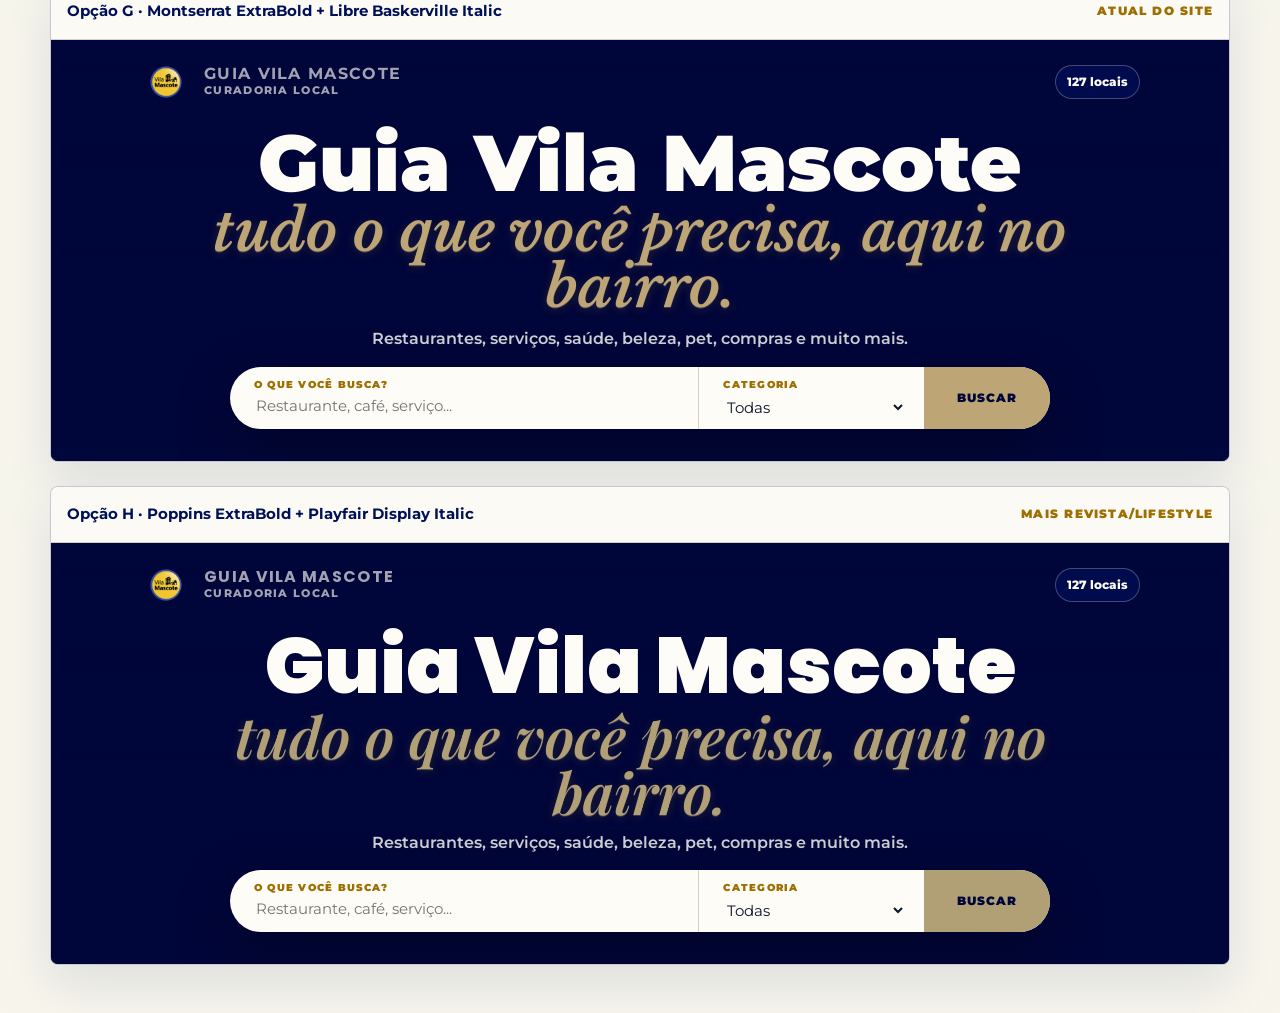
<file: teste 1/index.html>
<!DOCTYPE html>
<html lang="pt-BR">
<head>
  <meta charset="UTF-8">
  <meta name="viewport" content="width=device-width, initial-scale=1.0">
  <title>Teste 1 · Combinações de Fontes</title>
  <meta name="description" content="Variações de fontes para o topo do Guia Vila Mascote.">

  <link rel="preconnect" href="https://fonts.googleapis.com">
  <link rel="preconnect" href="https://fonts.gstatic.com" crossorigin>
  <link href="https://fonts.googleapis.com/css2?family=Bodoni+Moda:ital,opsz,wght@1,6..96,500;1,6..96,600&family=Cormorant+Garamond:ital,wght@1,600;1,700&family=Libre+Baskerville:ital@1&family=Montserrat:wght@700;800;900&family=Playfair+Display:ital,wght@1,600;1,700&family=Poppins:wght@700;800;900&family=Raleway:wght@800;900&family=Urbanist:wght@700;800;900&display=swap" rel="stylesheet">

  <style>
    :root {
      --ink: oklch(20% 0.04 260);
      --paper: oklch(97% 0.012 92);
      --surface: oklch(99% 0.006 95);
      --navy: oklch(23% 0.13 263);
      --navy-deep: oklch(17% 0.1 263);
      --gold: oklch(82% 0.18 88);
      --gold-deep: oklch(57% 0.13 82);
      --line: oklch(86% 0.016 92);
      --muted: oklch(46% 0.03 255);
      --radius: 8px;
      --space-xs: 8px;
      --space-sm: 12px;
      --space-md: 16px;
      --space-lg: 24px;
      --space-xl: 32px;
      --space-2xl: 48px;
    }

    * {
      box-sizing: border-box;
    }

    body {
      margin: 0;
      color: var(--ink);
      background:
        linear-gradient(180deg, oklch(98% 0.01 92), var(--paper) 380px),
        var(--paper);
      font-family: Montserrat, sans-serif;
      line-height: 1.5;
      -webkit-font-smoothing: antialiased;
      font-kerning: normal;
    }

    button,
    input,
    select {
      font: inherit;
    }

    .page-head,
    .grid {
      width: min(1180px, calc(100% - 32px));
      margin: 0 auto;
    }

    .page-head {
      display: grid;
      gap: var(--space-sm);
      padding: var(--space-xl) 0 var(--space-lg);
    }

    .back {
      width: fit-content;
      color: var(--navy);
      font-size: 0.82rem;
      font-weight: 800;
      text-decoration: none;
      text-transform: uppercase;
    }

    .page-head h1 {
      max-width: 780px;
      margin: 0;
      color: var(--navy);
      font-size: clamp(2rem, 5vw, 4rem);
      line-height: 1;
      letter-spacing: 0;
    }

    .page-head p {
      max-width: 720px;
      margin: 0;
      color: var(--muted);
      font-size: 1rem;
      font-weight: 600;
    }

    .grid {
      display: grid;
      gap: var(--space-lg);
      padding-bottom: var(--space-2xl);
    }

    .option {
      overflow: hidden;
      border: 1px solid color-mix(in oklch, var(--navy), transparent 78%);
      border-radius: var(--radius);
      background: var(--surface);
      box-shadow: 0 20px 50px color-mix(in oklch, var(--navy), transparent 90%);
    }

    .option-meta {
      display: flex;
      align-items: center;
      justify-content: space-between;
      gap: var(--space-md);
      padding: var(--space-md);
      border-bottom: 1px solid var(--line);
      background: color-mix(in oklch, var(--surface), var(--paper) 24%);
    }

    .option-meta strong {
      color: var(--navy);
      font-size: 0.95rem;
    }

    .option-meta span {
      color: var(--gold-deep);
      font-size: 0.76rem;
      font-weight: 900;
      letter-spacing: 0.1em;
      text-transform: uppercase;
    }

    .sample {
      --display: Montserrat, sans-serif;
      --accent: "Cormorant Garamond", serif;
      --metal-gold: oklch(75% 0.105 83);
      --metal-shadow: oklch(42% 0.07 78);
      min-height: 330px;
      display: grid;
      grid-template-rows: auto 1fr;
      padding: var(--space-md) var(--space-md) var(--space-xl);
      color: var(--surface);
      background:
        linear-gradient(180deg, color-mix(in oklch, var(--navy-deep), transparent 8%), var(--navy-deep)),
        var(--navy-deep);
    }

    .sample-top {
      width: min(1000px, 100%);
      margin: 0 auto;
      display: flex;
      align-items: center;
      justify-content: space-between;
      gap: var(--space-md);
    }

    .brand {
      display: inline-flex;
      align-items: center;
      gap: var(--space-sm);
      min-width: 0;
    }

    .brand img {
      width: 52px;
      height: 52px;
      object-fit: contain;
      flex: 0 0 auto;
    }

    .brand strong,
    .brand span {
      display: block;
      overflow: hidden;
      text-overflow: ellipsis;
      white-space: nowrap;
    }

    .brand strong {
      font-family: var(--display);
      font-size: 1rem;
      line-height: 1.1;
    }

    .brand span {
      color: color-mix(in oklch, var(--surface), transparent 36%);
      font-size: 0.68rem;
      font-weight: 800;
      letter-spacing: 0.12em;
      text-transform: uppercase;
    }

    .pill {
      border: 1px solid color-mix(in oklch, var(--surface), transparent 74%);
      border-radius: 999px;
      padding: 7px 11px;
      color: var(--surface);
      background: color-mix(in oklch, var(--navy), transparent 34%);
      font-size: 0.76rem;
      font-weight: 800;
      white-space: nowrap;
    }

    .sample-body {
      width: min(1000px, 100%);
      margin: 0 auto;
      align-self: center;
      display: grid;
      justify-items: center;
      text-align: center;
      padding-top: var(--space-md);
    }

    .sample h2 {
      max-width: 940px;
      margin: 0;
      color: var(--surface);
      font-family: var(--display);
      font-size: clamp(2.15rem, 6.2vw, 5.2rem);
      font-weight: 900;
      line-height: 0.98;
      letter-spacing: 0;
    }

    .sample h2 em {
      display: block;
      margin-top: 2px;
      color: var(--metal-gold);
      font-family: var(--accent);
      font-size: 0.72em;
      font-style: italic;
      font-weight: 600;
      text-shadow:
        0 1px 0 color-mix(in oklch, var(--surface), transparent 82%),
        0 2px 10px color-mix(in oklch, var(--metal-shadow), transparent 52%);
    }

    .sample p {
      max-width: 58ch;
      margin: var(--space-sm) 0 var(--space-md);
      color: color-mix(in oklch, var(--surface), transparent 18%);
      font-size: 0.98rem;
      font-weight: 600;
    }

    .search {
      width: min(820px, 100%);
      display: grid;
      grid-template-columns: minmax(0, 1.35fr) minmax(170px, 0.65fr) 126px;
      overflow: hidden;
      border-radius: 999px;
      background: var(--surface);
      box-shadow: 0 22px 58px color-mix(in oklch, black, transparent 70%);
      text-align: left;
    }

    .field {
      display: grid;
      gap: 2px;
      min-width: 0;
      padding: 10px 18px 10px 24px;
    }

    .field + .field {
      border-left: 1px solid var(--line);
    }

    .field label {
      color: var(--gold-deep);
      font-size: 0.64rem;
      font-weight: 900;
      letter-spacing: 0.12em;
      text-transform: uppercase;
    }

    .field input,
    .field select {
      width: 100%;
      min-width: 0;
      border: 0;
      outline: 0;
      background: transparent;
      color: var(--ink);
      font-size: 0.95rem;
    }

    .search button {
      min-height: 56px;
      border: 0;
      color: var(--navy-deep);
      background: var(--metal-gold);
      font-size: 0.76rem;
      font-weight: 900;
      letter-spacing: 0.07em;
      text-transform: uppercase;
    }

    .opt-a {
      --display: Montserrat, sans-serif;
      --accent: "Cormorant Garamond", serif;
      --metal-gold: oklch(74% 0.095 82);
      --metal-shadow: oklch(39% 0.06 76);
    }

    .opt-b {
      --display: Montserrat, sans-serif;
      --accent: "Bodoni Moda", serif;
      --metal-gold: oklch(70% 0.085 78);
      --metal-shadow: oklch(36% 0.055 74);
    }

    .opt-c {
      --display: Poppins, sans-serif;
      --accent: "Cormorant Garamond", serif;
      --metal-gold: oklch(77% 0.08 89);
      --metal-shadow: oklch(41% 0.045 84);
    }

    .opt-d {
      --display: Poppins, sans-serif;
      --accent: "Bodoni Moda", serif;
      --metal-gold: oklch(72% 0.075 86);
      --metal-shadow: oklch(36% 0.04 82);
    }

    .opt-e {
      --display: Urbanist, sans-serif;
      --accent: "Playfair Display", serif;
      --metal-gold: oklch(76% 0.07 92);
      --metal-shadow: oklch(43% 0.04 88);
    }

    .opt-f {
      --display: Raleway, sans-serif;
      --accent: "Bodoni Moda", serif;
      --metal-gold: oklch(68% 0.065 80);
      --metal-shadow: oklch(34% 0.04 78);
    }

    .opt-g {
      --display: Montserrat, sans-serif;
      --accent: "Libre Baskerville", serif;
      --metal-gold: oklch(73% 0.07 84);
      --metal-shadow: oklch(38% 0.04 80);
    }

    .opt-h {
      --display: Poppins, sans-serif;
      --accent: "Playfair Display", serif;
      --metal-gold: oklch(71% 0.06 88);
      --metal-shadow: oklch(37% 0.035 84);
    }

    @media (max-width: 760px) {
      .option-meta {
        align-items: flex-start;
        flex-direction: column;
      }

      .sample {
        min-height: 520px;
      }

      .sample-top {
        align-items: flex-start;
      }

      .pill {
        display: none;
      }

      .sample h2 {
        max-width: 11ch;
        font-size: clamp(2rem, 11vw, 3.15rem);
      }

      .sample h2 em {
        font-size: 0.68em;
      }

      .sample p {
        max-width: 28ch;
      }

      .search {
        grid-template-columns: 1fr;
        border-radius: var(--radius);
      }

      .field + .field {
        border-top: 1px solid var(--line);
        border-left: 0;
      }
    }
  </style>
</head>
<body>
  <header class="page-head">
    <a class="back" href="../index.html">Voltar ao guia</a>
    <h1>Teste 1: combinações de fonte para o topo</h1>
    <p>Variações com uma sans geométrica para o texto branco e uma serifada itálica dourada para o tom premium/editorial.</p>
  </header>

  <main class="grid" aria-label="Opções de tipografia">
    <article class="option">
      <div class="option-meta">
        <strong>Opção A · Montserrat ExtraBold + Cormorant Garamond Italic</strong>
        <span>Mais próxima da referência</span>
      </div>
      <section class="sample opt-a">
        <div class="sample-top">
          <div class="brand">
            <img src="../assets/logo-vila-mascote.png" alt="Vila Mascote">
            <span><strong>Guia Vila Mascote</strong><span>Curadoria local</span></span>
          </div>
          <span class="pill">127 locais</span>
        </div>
        <div class="sample-body">
          <h2>Guia Vila Mascote <em>tudo o que você precisa, aqui no bairro.</em></h2>
          <p>Restaurantes, serviços, saúde, beleza, pet, compras e muito mais.</p>
          <form class="search">
            <div class="field"><label>O que você busca?</label><input placeholder="Restaurante, café, serviço..."></div>
            <div class="field"><label>Categoria</label><select><option>Todas</option><option>Gastronomia</option><option>Saúde</option></select></div>
            <button>Buscar</button>
          </form>
        </div>
      </section>
    </article>

    <article class="option">
      <div class="option-meta">
        <strong>Opção B · Montserrat ExtraBold + Bodoni Moda Italic</strong>
        <span>Luxo urbano</span>
      </div>
      <section class="sample opt-b">
        <div class="sample-top">
          <div class="brand">
            <img src="../assets/logo-vila-mascote.png" alt="Vila Mascote">
            <span><strong>Guia Vila Mascote</strong><span>Curadoria local</span></span>
          </div>
          <span class="pill">127 locais</span>
        </div>
        <div class="sample-body">
          <h2>Guia Vila Mascote <em>tudo o que você precisa, aqui no bairro.</em></h2>
          <p>Restaurantes, serviços, saúde, beleza, pet, compras e muito mais.</p>
          <form class="search">
            <div class="field"><label>O que você busca?</label><input placeholder="Restaurante, café, serviço..."></div>
            <div class="field"><label>Categoria</label><select><option>Todas</option><option>Gastronomia</option><option>Saúde</option></select></div>
            <button>Buscar</button>
          </form>
        </div>
      </section>
    </article>

    <article class="option">
      <div class="option-meta">
        <strong>Opção C · Poppins ExtraBold + Cormorant Garamond Italic</strong>
        <span>Startup premium</span>
      </div>
      <section class="sample opt-c">
        <div class="sample-top">
          <div class="brand">
            <img src="../assets/logo-vila-mascote.png" alt="Vila Mascote">
            <span><strong>Guia Vila Mascote</strong><span>Curadoria local</span></span>
          </div>
          <span class="pill">127 locais</span>
        </div>
        <div class="sample-body">
          <h2>Guia Vila Mascote <em>tudo o que você precisa, aqui no bairro.</em></h2>
          <p>Restaurantes, serviços, saúde, beleza, pet, compras e muito mais.</p>
          <form class="search">
            <div class="field"><label>O que você busca?</label><input placeholder="Restaurante, café, serviço..."></div>
            <div class="field"><label>Categoria</label><select><option>Todas</option><option>Gastronomia</option><option>Saúde</option></select></div>
            <button>Buscar</button>
          </form>
        </div>
      </section>
    </article>

    <article class="option">
      <div class="option-meta">
        <strong>Opção D · Poppins ExtraBold + Bodoni Moda Italic</strong>
        <span>Mais contrastada</span>
      </div>
      <section class="sample opt-d">
        <div class="sample-top">
          <div class="brand">
            <img src="../assets/logo-vila-mascote.png" alt="Vila Mascote">
            <span><strong>Guia Vila Mascote</strong><span>Curadoria local</span></span>
          </div>
          <span class="pill">127 locais</span>
        </div>
        <div class="sample-body">
          <h2>Guia Vila Mascote <em>tudo o que você precisa, aqui no bairro.</em></h2>
          <p>Restaurantes, serviços, saúde, beleza, pet, compras e muito mais.</p>
          <form class="search">
            <div class="field"><label>O que você busca?</label><input placeholder="Restaurante, café, serviço..."></div>
            <div class="field"><label>Categoria</label><select><option>Todas</option><option>Gastronomia</option><option>Saúde</option></select></div>
            <button>Buscar</button>
          </form>
        </div>
      </section>
    </article>

    <article class="option">
      <div class="option-meta">
        <strong>Opção E · Urbanist ExtraBold + Playfair Display Italic</strong>
        <span>Mais leve/editorial</span>
      </div>
      <section class="sample opt-e">
        <div class="sample-top">
          <div class="brand">
            <img src="../assets/logo-vila-mascote.png" alt="Vila Mascote">
            <span><strong>Guia Vila Mascote</strong><span>Curadoria local</span></span>
          </div>
          <span class="pill">127 locais</span>
        </div>
        <div class="sample-body">
          <h2>Guia Vila Mascote <em>tudo o que você precisa, aqui no bairro.</em></h2>
          <p>Restaurantes, serviços, saúde, beleza, pet, compras e muito mais.</p>
          <form class="search">
            <div class="field"><label>O que você busca?</label><input placeholder="Restaurante, café, serviço..."></div>
            <div class="field"><label>Categoria</label><select><option>Todas</option><option>Gastronomia</option><option>Saúde</option></select></div>
            <button>Buscar</button>
          </form>
        </div>
      </section>
    </article>

    <article class="option">
      <div class="option-meta">
        <strong>Opção F · Raleway Black + Bodoni Moda Italic</strong>
        <span>Mais sofisticada</span>
      </div>
      <section class="sample opt-f">
        <div class="sample-top">
          <div class="brand">
            <img src="../assets/logo-vila-mascote.png" alt="Vila Mascote">
            <span><strong>Guia Vila Mascote</strong><span>Curadoria local</span></span>
          </div>
          <span class="pill">127 locais</span>
        </div>
        <div class="sample-body">
          <h2>Guia Vila Mascote <em>tudo o que você precisa, aqui no bairro.</em></h2>
          <p>Restaurantes, serviços, saúde, beleza, pet, compras e muito mais.</p>
          <form class="search">
            <div class="field"><label>O que você busca?</label><input placeholder="Restaurante, café, serviço..."></div>
            <div class="field"><label>Categoria</label><select><option>Todas</option><option>Gastronomia</option><option>Saúde</option></select></div>
            <button>Buscar</button>
          </form>
        </div>
      </section>
    </article>

    <article class="option">
      <div class="option-meta">
        <strong>Opção G · Montserrat ExtraBold + Libre Baskerville Italic</strong>
        <span>Atual do site</span>
      </div>
      <section class="sample opt-g">
        <div class="sample-top">
          <div class="brand">
            <img src="../assets/logo-vila-mascote.png" alt="Vila Mascote">
            <span><strong>Guia Vila Mascote</strong><span>Curadoria local</span></span>
          </div>
          <span class="pill">127 locais</span>
        </div>
        <div class="sample-body">
          <h2>Guia Vila Mascote <em>tudo o que você precisa, aqui no bairro.</em></h2>
          <p>Restaurantes, serviços, saúde, beleza, pet, compras e muito mais.</p>
          <form class="search">
            <div class="field"><label>O que você busca?</label><input placeholder="Restaurante, café, serviço..."></div>
            <div class="field"><label>Categoria</label><select><option>Todas</option><option>Gastronomia</option><option>Saúde</option></select></div>
            <button>Buscar</button>
          </form>
        </div>
      </section>
    </article>

    <article class="option">
      <div class="option-meta">
        <strong>Opção H · Poppins ExtraBold + Playfair Display Italic</strong>
        <span>Mais revista/lifestyle</span>
      </div>
      <section class="sample opt-h">
        <div class="sample-top">
          <div class="brand">
            <img src="../assets/logo-vila-mascote.png" alt="Vila Mascote">
            <span><strong>Guia Vila Mascote</strong><span>Curadoria local</span></span>
          </div>
          <span class="pill">127 locais</span>
        </div>
        <div class="sample-body">
          <h2>Guia Vila Mascote <em>tudo o que você precisa, aqui no bairro.</em></h2>
          <p>Restaurantes, serviços, saúde, beleza, pet, compras e muito mais.</p>
          <form class="search">
            <div class="field"><label>O que você busca?</label><input placeholder="Restaurante, café, serviço..."></div>
            <div class="field"><label>Categoria</label><select><option>Todas</option><option>Gastronomia</option><option>Saúde</option></select></div>
            <button>Buscar</button>
          </form>
        </div>
      </section>
    </article>
  </main>
</body>
</html>
</file>
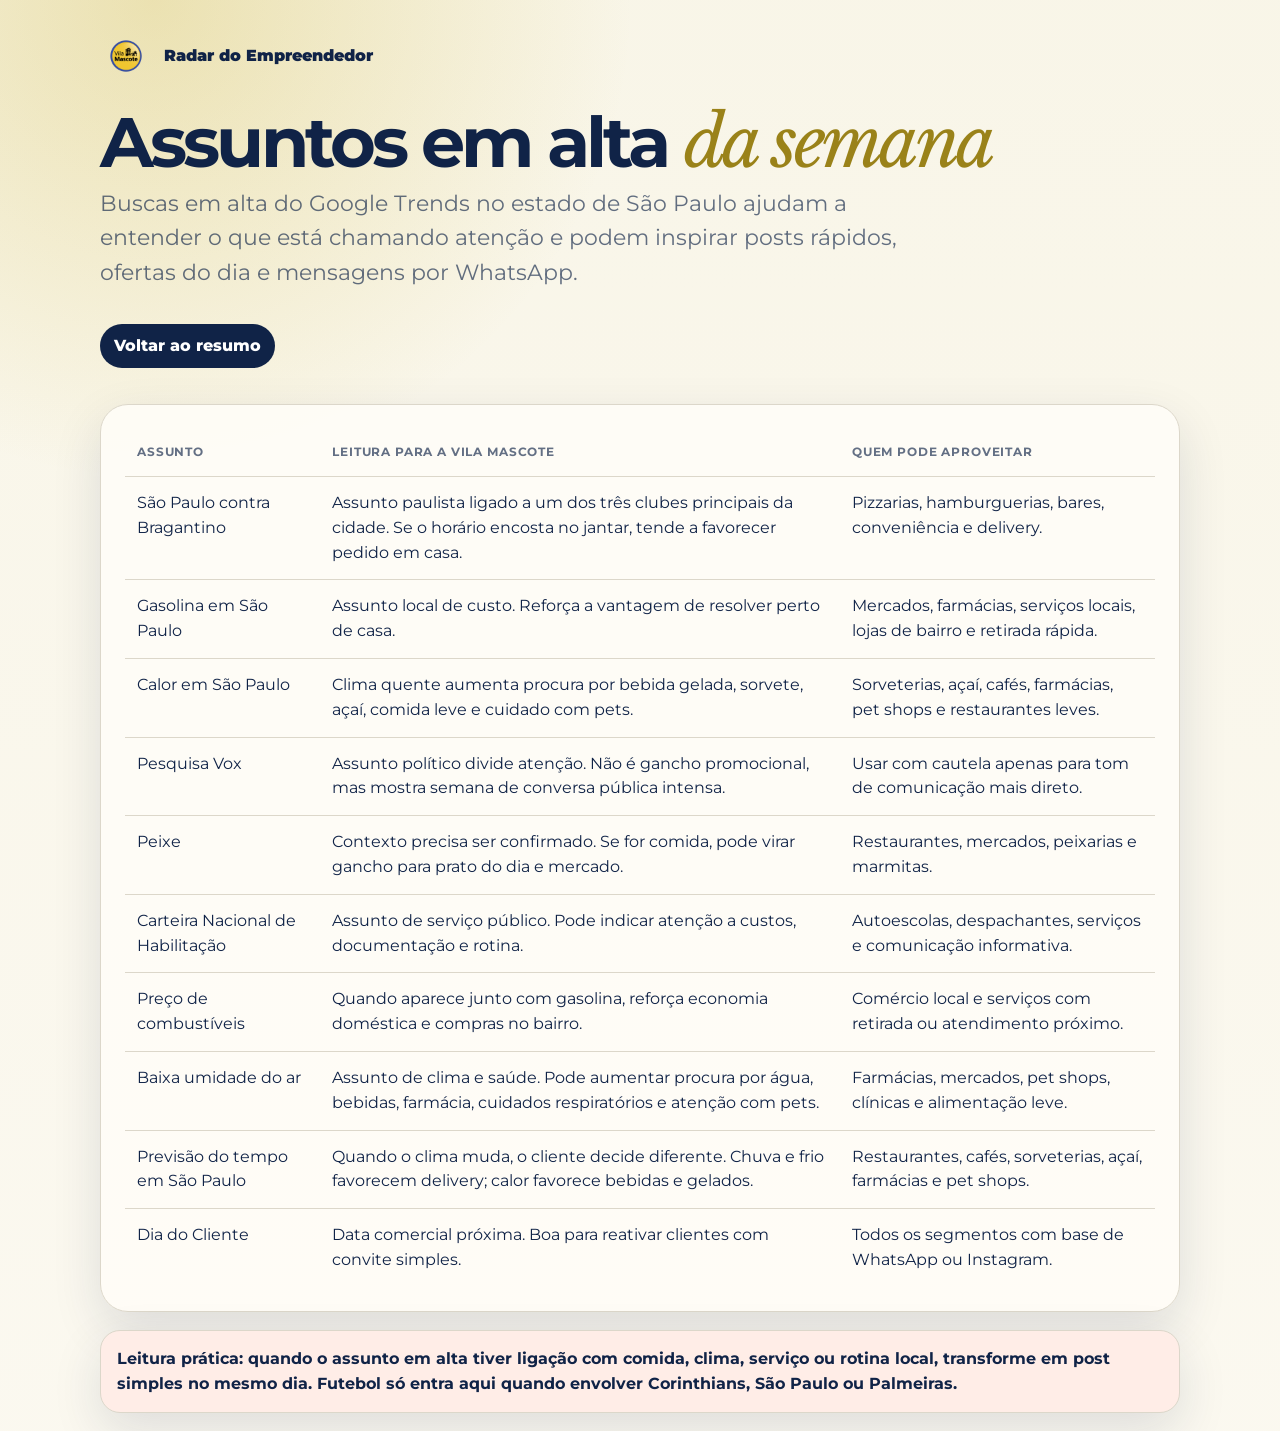
<file: empreendedor/assuntos/index.html>
<!doctype html>
<html lang="pt-BR">
<head>
  <meta charset="utf-8">
  <meta name="viewport" content="width=device-width, initial-scale=1">
  <title>Assuntos em alta da semana | Vila Mascote</title>
  <link rel="preconnect" href="https://fonts.googleapis.com">
  <link rel="preconnect" href="https://fonts.gstatic.com" crossorigin>
  <link href="https://fonts.googleapis.com/css2?family=Libre+Baskerville:ital@1&family=Montserrat:wght@400;600;700;800;900&display=swap" rel="stylesheet">
  <link rel="icon" href="../../assets/logo-vila-mascote.png">
  <style>
    :root{--blue:#102347;--gold:#c9ae24;--gold-deep:#9a8219;--paper:oklch(98% .012 93);--line:oklch(88% .018 92);--muted:color-mix(in oklch,#102347,transparent 35%);--shadow:0 18px 50px color-mix(in oklch,#102347,transparent 88%)}
    *{box-sizing:border-box}body{margin:0;color:var(--blue);background:radial-gradient(circle at 12% 0%,color-mix(in oklch,var(--gold),transparent 72%),transparent 30rem),linear-gradient(180deg,oklch(97% .018 96),var(--paper));font:16px/1.55 Montserrat,system-ui,sans-serif}.wrap{width:min(1080px,calc(100% - 32px));margin:0 auto}header{padding:30px 0 18px}.brand{display:flex;align-items:center;gap:12px;text-decoration:none;font-weight:900}.brand img{width:52px;height:52px;object-fit:contain}a{color:inherit}.back{display:inline-flex;margin:22px 0 0;padding:10px 14px;border-radius:999px;background:var(--blue);color:white;text-decoration:none;font-weight:800}h1{font-size:clamp(34px,6vw,70px);line-height:.92;letter-spacing:-.055em;margin:28px 0 12px}h1 em{font-family:"Libre Baskerville",serif;color:var(--gold-deep);font-weight:400}p{margin:0 0 12px}.lead{max-width:820px;font-size:clamp(18px,2vw,22px);color:var(--muted)}.card{background:rgba(255,253,248,.9);border:1px solid var(--line);border-radius:28px;padding:24px;box-shadow:var(--shadow);margin:18px 0}table{width:100%;border-collapse:collapse}th,td{padding:14px 12px;border-bottom:1px solid var(--line);text-align:left;vertical-align:top}th{font-size:12px;text-transform:uppercase;letter-spacing:.07em;color:var(--muted)}tr:last-child td{border-bottom:0}.note{border-radius:20px;background:color-mix(in oklch,var(--gold),white 84%);padding:16px;font-weight:700}@media(max-width:680px){th:nth-child(3),td:nth-child(3){display:none}.card{padding:18px}}
  </style>
</head>
<body>
  <header class="wrap">
    <a class="brand" href="../"><img src="../../assets/logo-vila-mascote.png" alt="Vila Mascote"><span>Radar do Empreendedor</span></a>
    <h1>Assuntos em alta <em>da semana</em></h1>
    <p class="lead">Buscas em alta do Google Trends no estado de São Paulo ajudam a entender o que está chamando atenção e podem inspirar posts rápidos, ofertas do dia e mensagens por WhatsApp.</p>
    <a class="back" href="../">Voltar ao resumo</a>
  </header>
  <main class="wrap">
    <section class="card">
      <table>
        <thead><tr><th>Assunto</th><th>Leitura para a Vila Mascote</th><th>Quem pode aproveitar</th></tr></thead>
        <tbody>
          <tr><td>São Paulo contra Bragantino</td><td>Assunto paulista ligado a um dos três clubes principais da cidade. Se o horário encosta no jantar, tende a favorecer pedido em casa.</td><td>Pizzarias, hamburguerias, bares, conveniência e delivery.</td></tr>
          <tr><td>Gasolina em São Paulo</td><td>Assunto local de custo. Reforça a vantagem de resolver perto de casa.</td><td>Mercados, farmácias, serviços locais, lojas de bairro e retirada rápida.</td></tr>
          <tr><td>Calor em São Paulo</td><td>Clima quente aumenta procura por bebida gelada, sorvete, açaí, comida leve e cuidado com pets.</td><td>Sorveterias, açaí, cafés, farmácias, pet shops e restaurantes leves.</td></tr>
          <tr><td>Pesquisa Vox</td><td>Assunto político divide atenção. Não é gancho promocional, mas mostra semana de conversa pública intensa.</td><td>Usar com cautela apenas para tom de comunicação mais direto.</td></tr>
          <tr><td>Peixe</td><td>Contexto precisa ser confirmado. Se for comida, pode virar gancho para prato do dia e mercado.</td><td>Restaurantes, mercados, peixarias e marmitas.</td></tr>
          <tr><td>Carteira Nacional de Habilitação</td><td>Assunto de serviço público. Pode indicar atenção a custos, documentação e rotina.</td><td>Autoescolas, despachantes, serviços e comunicação informativa.</td></tr>
          <tr><td>Preço de combustíveis</td><td>Quando aparece junto com gasolina, reforça economia doméstica e compras no bairro.</td><td>Comércio local e serviços com retirada ou atendimento próximo.</td></tr>
          <tr><td>Baixa umidade do ar</td><td>Assunto de clima e saúde. Pode aumentar procura por água, bebidas, farmácia, cuidados respiratórios e atenção com pets.</td><td>Farmácias, mercados, pet shops, clínicas e alimentação leve.</td></tr>
          <tr><td>Previsão do tempo em São Paulo</td><td>Quando o clima muda, o cliente decide diferente. Chuva e frio favorecem delivery; calor favorece bebidas e gelados.</td><td>Restaurantes, cafés, sorveterias, açaí, farmácias e pet shops.</td></tr>
          <tr><td>Dia do Cliente</td><td>Data comercial próxima. Boa para reativar clientes com convite simples.</td><td>Todos os segmentos com base de WhatsApp ou Instagram.</td></tr>
        </tbody>
      </table>
    </section>
    <section class="card note">Leitura prática: quando o assunto em alta tiver ligação com comida, clima, serviço ou rotina local, transforme em post simples no mesmo dia. Futebol só entra aqui quando envolver Corinthians, São Paulo ou Palmeiras.</section>
  </main>
</body>
</html>
</file>
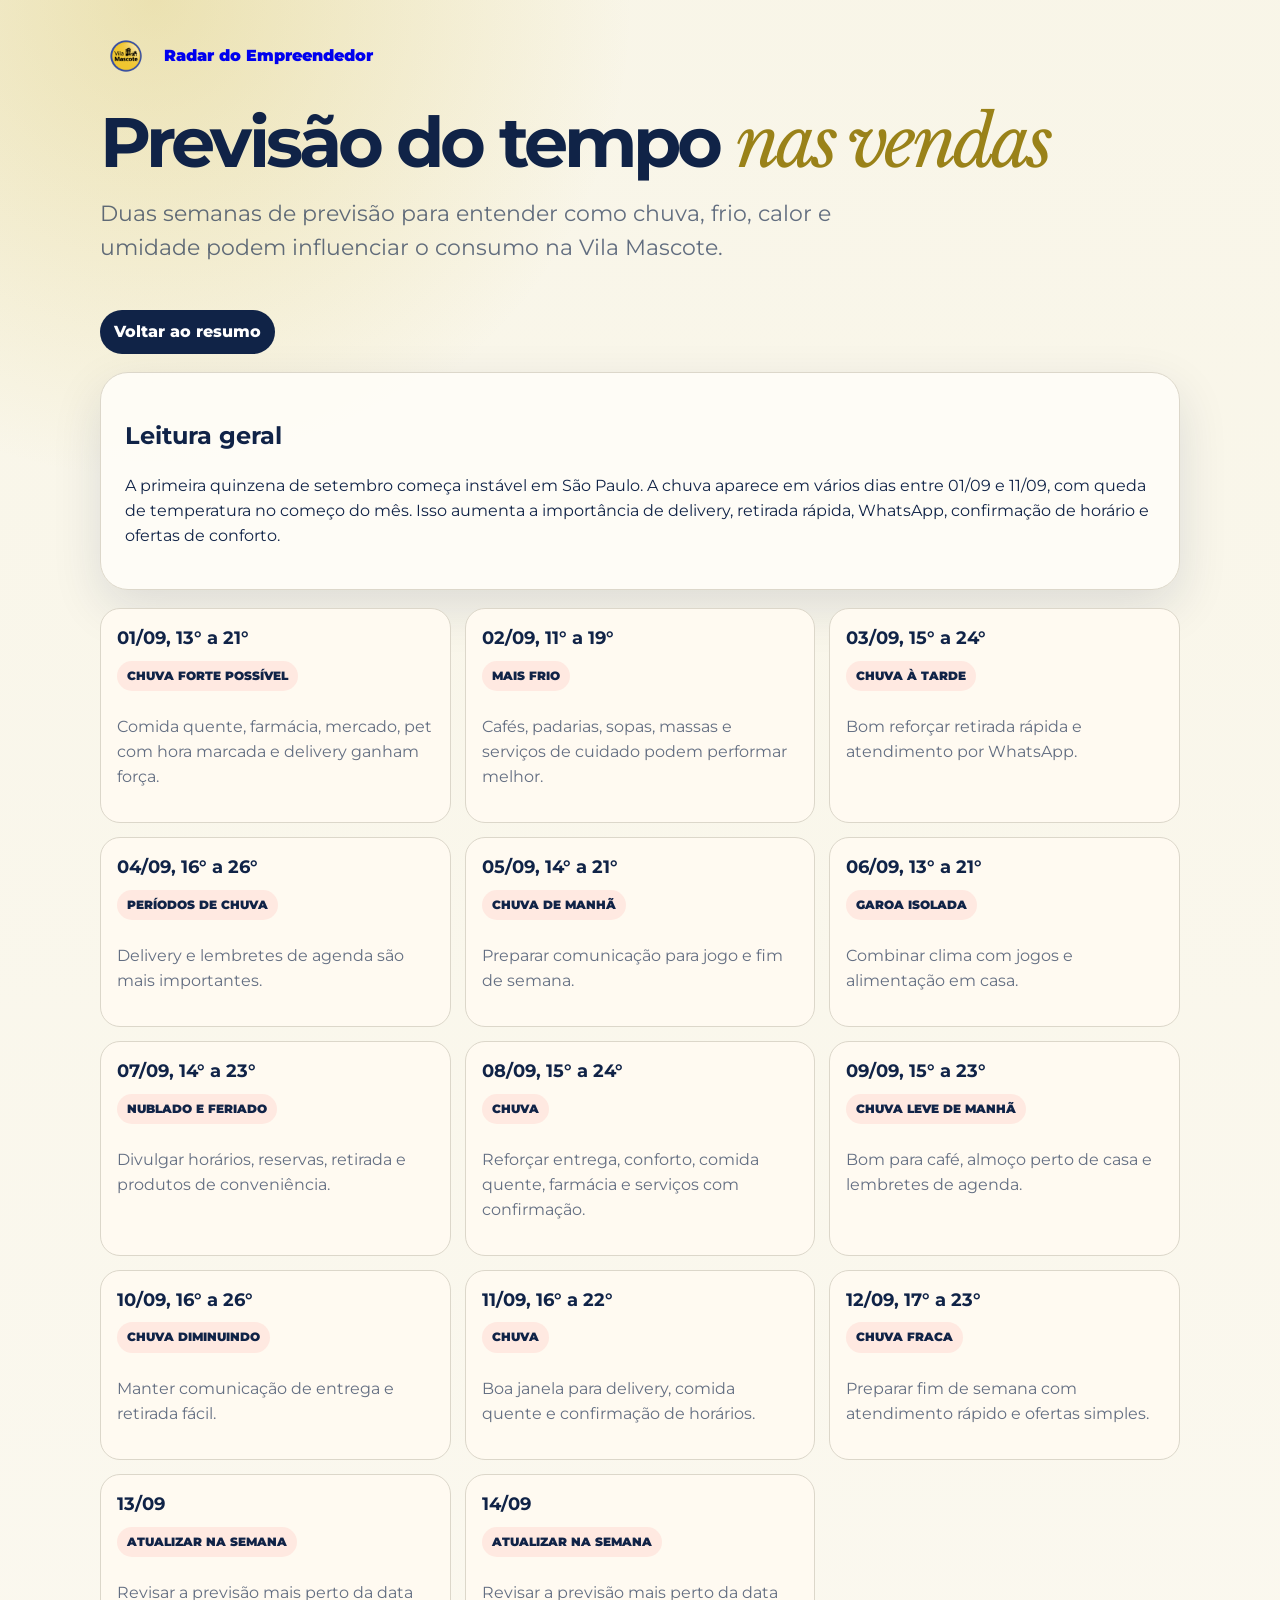
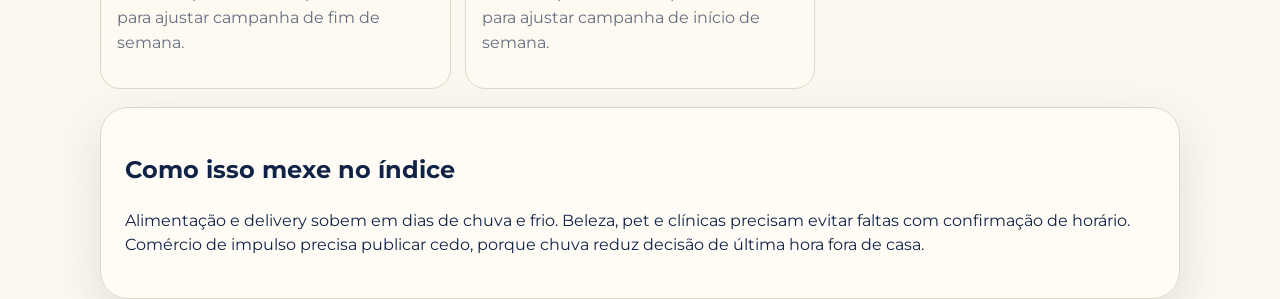
<file: empreendedor/clima/index.html>
<!doctype html>
<html lang="pt-BR">
<head>
  <meta charset="utf-8"><meta name="viewport" content="width=device-width, initial-scale=1">
  <title>Previsão do tempo nas vendas | Vila Mascote</title>
  <link rel="preconnect" href="https://fonts.googleapis.com"><link rel="preconnect" href="https://fonts.gstatic.com" crossorigin>
  <link href="https://fonts.googleapis.com/css2?family=Libre+Baskerville:ital@1&family=Montserrat:wght@400;600;700;800;900&display=swap" rel="stylesheet">
  <link rel="icon" href="../../assets/logo-vila-mascote.png">
  <style>:root{--blue:#102347;--gold:#c9ae24;--gold-deep:#9a8219;--paper:oklch(98% .012 93);--line:oklch(88% .018 92);--muted:color-mix(in oklch,#102347,transparent 35%);--shadow:0 18px 50px color-mix(in oklch,#102347,transparent 88%)}*{box-sizing:border-box}body{margin:0;color:var(--blue);background:radial-gradient(circle at 12% 0%,color-mix(in oklch,var(--gold),transparent 72%),transparent 30rem),linear-gradient(180deg,oklch(97% .018 96),var(--paper));font:16px/1.55 Montserrat,system-ui,sans-serif}.wrap{width:min(1080px,calc(100% - 32px));margin:0 auto}header{padding:30px 0 18px}.brand{display:flex;align-items:center;gap:12px;text-decoration:none;font-weight:900}.brand img{width:52px;height:52px;object-fit:contain}.back{display:inline-flex;margin:22px 0 0;padding:10px 14px;border-radius:999px;background:var(--blue);color:white;text-decoration:none;font-weight:800}h1{font-size:clamp(34px,6vw,70px);line-height:.92;letter-spacing:-.055em;margin:28px 0 12px}h1 em{font-family:"Libre Baskerville",serif;color:var(--gold-deep);font-weight:400}.lead{max-width:820px;font-size:clamp(18px,2vw,22px);color:var(--muted)}.grid{display:grid;grid-template-columns:repeat(3,1fr);gap:14px;margin:18px 0}.card{background:rgba(255,253,248,.9);border:1px solid var(--line);border-radius:28px;padding:24px;box-shadow:var(--shadow)}.day{border:1px solid var(--line);border-radius:20px;padding:16px;background:#fffaf1}.day strong{display:block;font-size:18px}.tag{display:inline-flex;margin:8px 0;padding:6px 10px;border-radius:999px;background:color-mix(in oklch,var(--gold),white 80%);font-weight:900;font-size:12px;text-transform:uppercase}.muted{color:var(--muted)}@media(max-width:820px){.grid{grid-template-columns:1fr}.card{padding:18px}}</style>
</head>
<body><header class="wrap"><a class="brand" href="../"><img src="../../assets/logo-vila-mascote.png" alt="Vila Mascote"><span>Radar do Empreendedor</span></a><h1>Previsão do tempo <em>nas vendas</em></h1><p class="lead">Duas semanas de previsão para entender como chuva, frio, calor e umidade podem influenciar o consumo na Vila Mascote.</p><a class="back" href="../">Voltar ao resumo</a></header><main class="wrap">
  <section class="card"><h2>Leitura geral</h2><p>A primeira quinzena de setembro começa instável em São Paulo. A chuva aparece em vários dias entre 01/09 e 11/09, com queda de temperatura no começo do mês. Isso aumenta a importância de delivery, retirada rápida, WhatsApp, confirmação de horário e ofertas de conforto.</p></section>
  <section class="grid">
    <div class="day"><strong>01/09, 13° a 21°</strong><span class="tag">chuva forte possível</span><p class="muted">Comida quente, farmácia, mercado, pet com hora marcada e delivery ganham força.</p></div>
    <div class="day"><strong>02/09, 11° a 19°</strong><span class="tag">mais frio</span><p class="muted">Cafés, padarias, sopas, massas e serviços de cuidado podem performar melhor.</p></div>
    <div class="day"><strong>03/09, 15° a 24°</strong><span class="tag">chuva à tarde</span><p class="muted">Bom reforçar retirada rápida e atendimento por WhatsApp.</p></div>
    <div class="day"><strong>04/09, 16° a 26°</strong><span class="tag">períodos de chuva</span><p class="muted">Delivery e lembretes de agenda são mais importantes.</p></div>
    <div class="day"><strong>05/09, 14° a 21°</strong><span class="tag">chuva de manhã</span><p class="muted">Preparar comunicação para jogo e fim de semana.</p></div>
    <div class="day"><strong>06/09, 13° a 21°</strong><span class="tag">garoa isolada</span><p class="muted">Combinar clima com jogos e alimentação em casa.</p></div>
    <div class="day"><strong>07/09, 14° a 23°</strong><span class="tag">nublado e feriado</span><p class="muted">Divulgar horários, reservas, retirada e produtos de conveniência.</p></div>
    <div class="day"><strong>08/09, 15° a 24°</strong><span class="tag">chuva</span><p class="muted">Reforçar entrega, conforto, comida quente, farmácia e serviços com confirmação.</p></div>
    <div class="day"><strong>09/09, 15° a 23°</strong><span class="tag">chuva leve de manhã</span><p class="muted">Bom para café, almoço perto de casa e lembretes de agenda.</p></div>
    <div class="day"><strong>10/09, 16° a 26°</strong><span class="tag">chuva diminuindo</span><p class="muted">Manter comunicação de entrega e retirada fácil.</p></div>
    <div class="day"><strong>11/09, 16° a 22°</strong><span class="tag">chuva</span><p class="muted">Boa janela para delivery, comida quente e confirmação de horários.</p></div>
    <div class="day"><strong>12/09, 17° a 23°</strong><span class="tag">chuva fraca</span><p class="muted">Preparar fim de semana com atendimento rápido e ofertas simples.</p></div>
    <div class="day"><strong>13/09</strong><span class="tag">atualizar na semana</span><p class="muted">Revisar a previsão mais perto da data para ajustar campanha de fim de semana.</p></div>
    <div class="day"><strong>14/09</strong><span class="tag">atualizar na semana</span><p class="muted">Revisar a previsão mais perto da data para ajustar campanha de início de semana.</p></div>
  </section>
  <section class="card"><h2>Como isso mexe no índice</h2><p>Alimentação e delivery sobem em dias de chuva e frio. Beleza, pet e clínicas precisam evitar faltas com confirmação de horário. Comércio de impulso precisa publicar cedo, porque chuva reduz decisão de última hora fora de casa.</p></section>
</main></body></html>
</file>
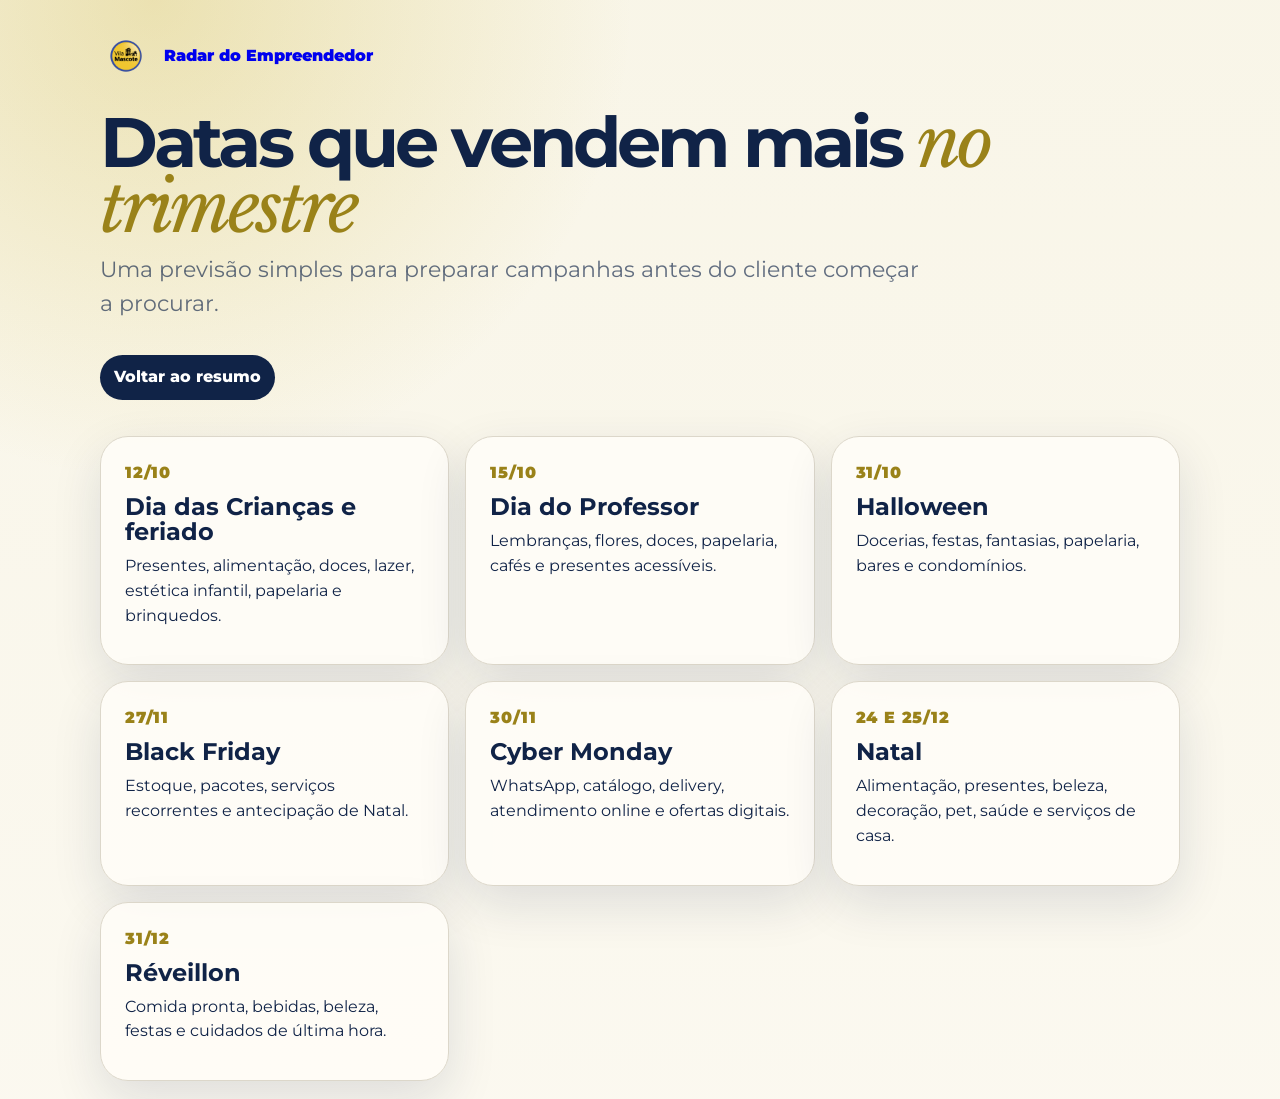
<file: empreendedor/datas/index.html>
<!doctype html>
<html lang="pt-BR">
<head>
  <meta charset="utf-8"><meta name="viewport" content="width=device-width, initial-scale=1">
  <title>Datas que vendem mais no trimestre | Vila Mascote</title>
  <link rel="preconnect" href="https://fonts.googleapis.com"><link rel="preconnect" href="https://fonts.gstatic.com" crossorigin>
  <link href="https://fonts.googleapis.com/css2?family=Libre+Baskerville:ital@1&family=Montserrat:wght@400;600;700;800;900&display=swap" rel="stylesheet">
  <link rel="icon" href="../../assets/logo-vila-mascote.png">
  <style>:root{--blue:#102347;--gold:#c9ae24;--gold-deep:#9a8219;--paper:oklch(98% .012 93);--line:oklch(88% .018 92);--muted:color-mix(in oklch,#102347,transparent 35%);--shadow:0 18px 50px color-mix(in oklch,#102347,transparent 88%)}*{box-sizing:border-box}body{margin:0;color:var(--blue);background:radial-gradient(circle at 12% 0%,color-mix(in oklch,var(--gold),transparent 72%),transparent 30rem),linear-gradient(180deg,oklch(97% .018 96),var(--paper));font:16px/1.55 Montserrat,system-ui,sans-serif}.wrap{width:min(1080px,calc(100% - 32px));margin:0 auto}header{padding:30px 0 18px}.brand{display:flex;align-items:center;gap:12px;text-decoration:none;font-weight:900}.brand img{width:52px;height:52px;object-fit:contain}.back{display:inline-flex;margin:22px 0 0;padding:10px 14px;border-radius:999px;background:var(--blue);color:white;text-decoration:none;font-weight:800}h1{font-size:clamp(34px,6vw,70px);line-height:.92;letter-spacing:-.055em;margin:28px 0 12px}h1 em{font-family:"Libre Baskerville",serif;color:var(--gold-deep);font-weight:400}p{margin:0 0 12px}.lead{max-width:820px;font-size:clamp(18px,2vw,22px);color:var(--muted)}.grid{display:grid;grid-template-columns:repeat(3,1fr);gap:16px;margin:18px 0}.card{background:rgba(255,253,248,.9);border:1px solid var(--line);border-radius:28px;padding:24px;box-shadow:var(--shadow)}.date{color:var(--gold-deep);font-weight:900;text-transform:uppercase;letter-spacing:.05em}.card h2{margin:8px 0 10px;font-size:24px;line-height:1.05}@media(max-width:820px){.grid{grid-template-columns:1fr}.card{padding:18px}}</style>
</head>
<body><header class="wrap"><a class="brand" href="../"><img src="../../assets/logo-vila-mascote.png" alt="Vila Mascote"><span>Radar do Empreendedor</span></a><h1>Datas que vendem mais <em>no trimestre</em></h1><p class="lead">Uma previsão simples para preparar campanhas antes do cliente começar a procurar.</p><a class="back" href="../">Voltar ao resumo</a></header><main class="wrap"><section class="grid">
  <article class="card"><div class="date">12/10</div><h2>Dia das Crianças e feriado</h2><p>Presentes, alimentação, doces, lazer, estética infantil, papelaria e brinquedos.</p></article>
  <article class="card"><div class="date">15/10</div><h2>Dia do Professor</h2><p>Lembranças, flores, doces, papelaria, cafés e presentes acessíveis.</p></article>
  <article class="card"><div class="date">31/10</div><h2>Halloween</h2><p>Docerias, festas, fantasias, papelaria, bares e condomínios.</p></article>
  <article class="card"><div class="date">27/11</div><h2>Black Friday</h2><p>Estoque, pacotes, serviços recorrentes e antecipação de Natal.</p></article>
  <article class="card"><div class="date">30/11</div><h2>Cyber Monday</h2><p>WhatsApp, catálogo, delivery, atendimento online e ofertas digitais.</p></article>
  <article class="card"><div class="date">24 e 25/12</div><h2>Natal</h2><p>Alimentação, presentes, beleza, decoração, pet, saúde e serviços de casa.</p></article>
  <article class="card"><div class="date">31/12</div><h2>Réveillon</h2><p>Comida pronta, bebidas, beleza, festas e cuidados de última hora.</p></article>
</section></main></body></html>
</file>
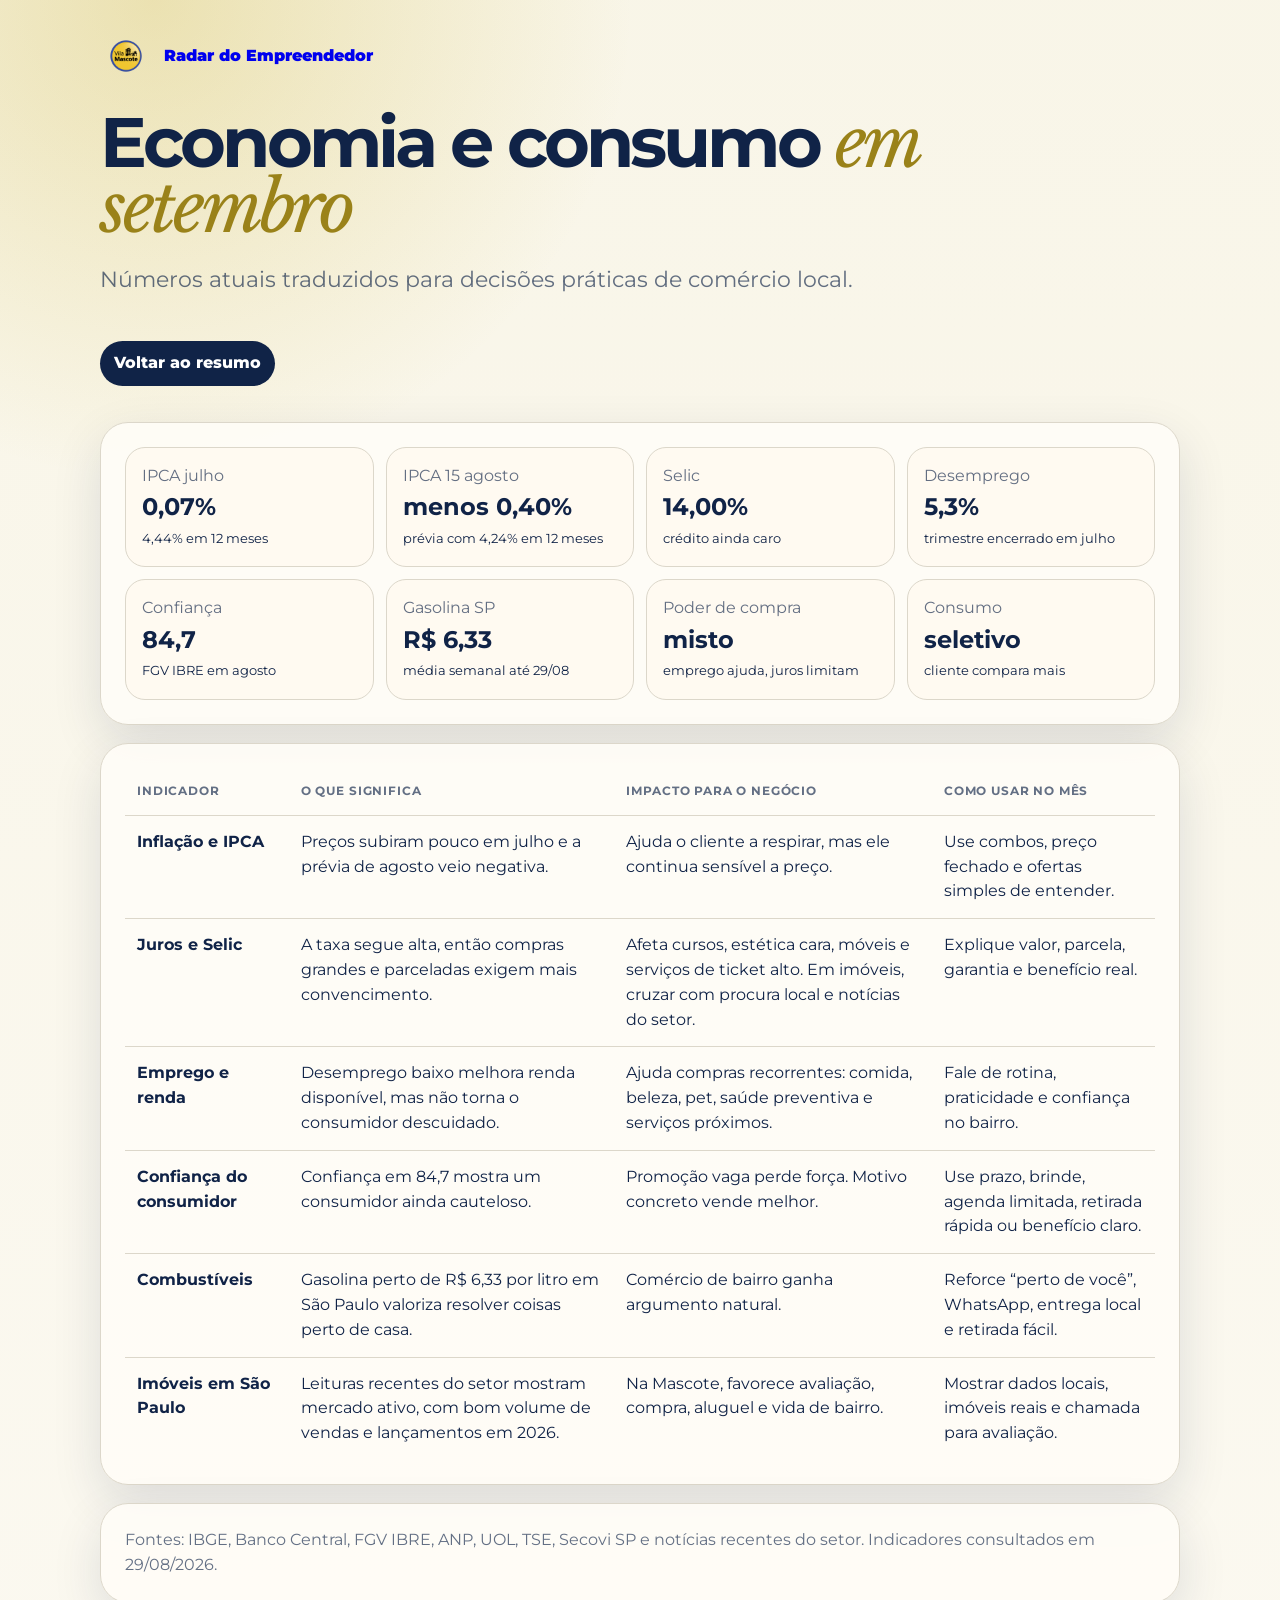
<file: empreendedor/economia/index.html>
<!doctype html>
<html lang="pt-BR">
<head>
  <meta charset="utf-8"><meta name="viewport" content="width=device-width, initial-scale=1">
  <title>Economia e consumo | Vila Mascote</title>
  <link rel="preconnect" href="https://fonts.googleapis.com"><link rel="preconnect" href="https://fonts.gstatic.com" crossorigin>
  <link href="https://fonts.googleapis.com/css2?family=Libre+Baskerville:ital@1&family=Montserrat:wght@400;600;700;800;900&display=swap" rel="stylesheet">
  <link rel="icon" href="../../assets/logo-vila-mascote.png">
  <style>:root{--blue:#102347;--gold:#c9ae24;--gold-deep:#9a8219;--paper:oklch(98% .012 93);--line:oklch(88% .018 92);--muted:color-mix(in oklch,#102347,transparent 35%);--shadow:0 18px 50px color-mix(in oklch,#102347,transparent 88%)}*{box-sizing:border-box}body{margin:0;color:var(--blue);background:radial-gradient(circle at 12% 0%,color-mix(in oklch,var(--gold),transparent 72%),transparent 30rem),linear-gradient(180deg,oklch(97% .018 96),var(--paper));font:16px/1.55 Montserrat,system-ui,sans-serif}.wrap{width:min(1080px,calc(100% - 32px));margin:0 auto}header{padding:30px 0 18px}.brand{display:flex;align-items:center;gap:12px;text-decoration:none;font-weight:900}.brand img{width:52px;height:52px;object-fit:contain}.back{display:inline-flex;margin:22px 0 0;padding:10px 14px;border-radius:999px;background:var(--blue);color:white;text-decoration:none;font-weight:800}h1{font-size:clamp(34px,6vw,70px);line-height:.92;letter-spacing:-.055em;margin:28px 0 12px}h1 em{font-family:"Libre Baskerville",serif;color:var(--gold-deep);font-weight:400}.lead{max-width:820px;font-size:clamp(18px,2vw,22px);color:var(--muted)}.card{background:rgba(255,253,248,.9);border:1px solid var(--line);border-radius:28px;padding:24px;box-shadow:var(--shadow);margin:18px 0}.kpis{display:grid;grid-template-columns:repeat(4,1fr);gap:12px}.kpi{border:1px solid var(--line);background:#fffaf1;border-radius:20px;padding:16px}.kpi b{display:block;font-size:24px}table{width:100%;border-collapse:collapse}th,td{padding:14px 12px;border-bottom:1px solid var(--line);text-align:left;vertical-align:top}th{font-size:12px;text-transform:uppercase;letter-spacing:.07em;color:var(--muted)}tr:last-child td{border-bottom:0}.muted{color:var(--muted)}@media(max-width:820px){.kpis{grid-template-columns:1fr}.card{padding:18px}th:nth-child(4),td:nth-child(4){display:none}}</style>
</head>
<body><header class="wrap"><a class="brand" href="../"><img src="../../assets/logo-vila-mascote.png" alt="Vila Mascote"><span>Radar do Empreendedor</span></a><h1>Economia e consumo <em>em setembro</em></h1><p class="lead">Números atuais traduzidos para decisões práticas de comércio local.</p><a class="back" href="../">Voltar ao resumo</a></header><main class="wrap">
  <section class="card"><div class="kpis">
    <div class="kpi"><span class="muted">IPCA julho</span><b>0,07%</b><small>4,44% em 12 meses</small></div>
    <div class="kpi"><span class="muted">IPCA 15 agosto</span><b>menos 0,40%</b><small>prévia com 4,24% em 12 meses</small></div>
    <div class="kpi"><span class="muted">Selic</span><b>14,00%</b><small>crédito ainda caro</small></div>
    <div class="kpi"><span class="muted">Desemprego</span><b>5,3%</b><small>trimestre encerrado em julho</small></div>
    <div class="kpi"><span class="muted">Confiança</span><b>84,7</b><small>FGV IBRE em agosto</small></div>
    <div class="kpi"><span class="muted">Gasolina SP</span><b>R$ 6,33</b><small>média semanal até 29/08</small></div>
    <div class="kpi"><span class="muted">Poder de compra</span><b>misto</b><small>emprego ajuda, juros limitam</small></div>
    <div class="kpi"><span class="muted">Consumo</span><b>seletivo</b><small>cliente compara mais</small></div>
  </div></section>
  <section class="card"><table><thead><tr><th>Indicador</th><th>O que significa</th><th>Impacto para o negócio</th><th>Como usar no mês</th></tr></thead><tbody>
    <tr><td><strong>Inflação e IPCA</strong></td><td>Preços subiram pouco em julho e a prévia de agosto veio negativa.</td><td>Ajuda o cliente a respirar, mas ele continua sensível a preço.</td><td>Use combos, preço fechado e ofertas simples de entender.</td></tr>
    <tr><td><strong>Juros e Selic</strong></td><td>A taxa segue alta, então compras grandes e parceladas exigem mais convencimento.</td><td>Afeta cursos, estética cara, móveis e serviços de ticket alto. Em imóveis, cruzar com procura local e notícias do setor.</td><td>Explique valor, parcela, garantia e benefício real.</td></tr>
    <tr><td><strong>Emprego e renda</strong></td><td>Desemprego baixo melhora renda disponível, mas não torna o consumidor descuidado.</td><td>Ajuda compras recorrentes: comida, beleza, pet, saúde preventiva e serviços próximos.</td><td>Fale de rotina, praticidade e confiança no bairro.</td></tr>
    <tr><td><strong>Confiança do consumidor</strong></td><td>Confiança em 84,7 mostra um consumidor ainda cauteloso.</td><td>Promoção vaga perde força. Motivo concreto vende melhor.</td><td>Use prazo, brinde, agenda limitada, retirada rápida ou benefício claro.</td></tr>
    <tr><td><strong>Combustíveis</strong></td><td>Gasolina perto de R$ 6,33 por litro em São Paulo valoriza resolver coisas perto de casa.</td><td>Comércio de bairro ganha argumento natural.</td><td>Reforce “perto de você”, WhatsApp, entrega local e retirada fácil.</td></tr>
    <tr><td><strong>Imóveis em São Paulo</strong></td><td>Leituras recentes do setor mostram mercado ativo, com bom volume de vendas e lançamentos em 2026.</td><td>Na Mascote, favorece avaliação, compra, aluguel e vida de bairro.</td><td>Mostrar dados locais, imóveis reais e chamada para avaliação.</td></tr>
  </tbody></table></section>
  <section class="card muted">Fontes: IBGE, Banco Central, FGV IBRE, ANP, UOL, TSE, Secovi SP e notícias recentes do setor. Indicadores consultados em 29/08/2026.</section>
</main></body></html>
</file>
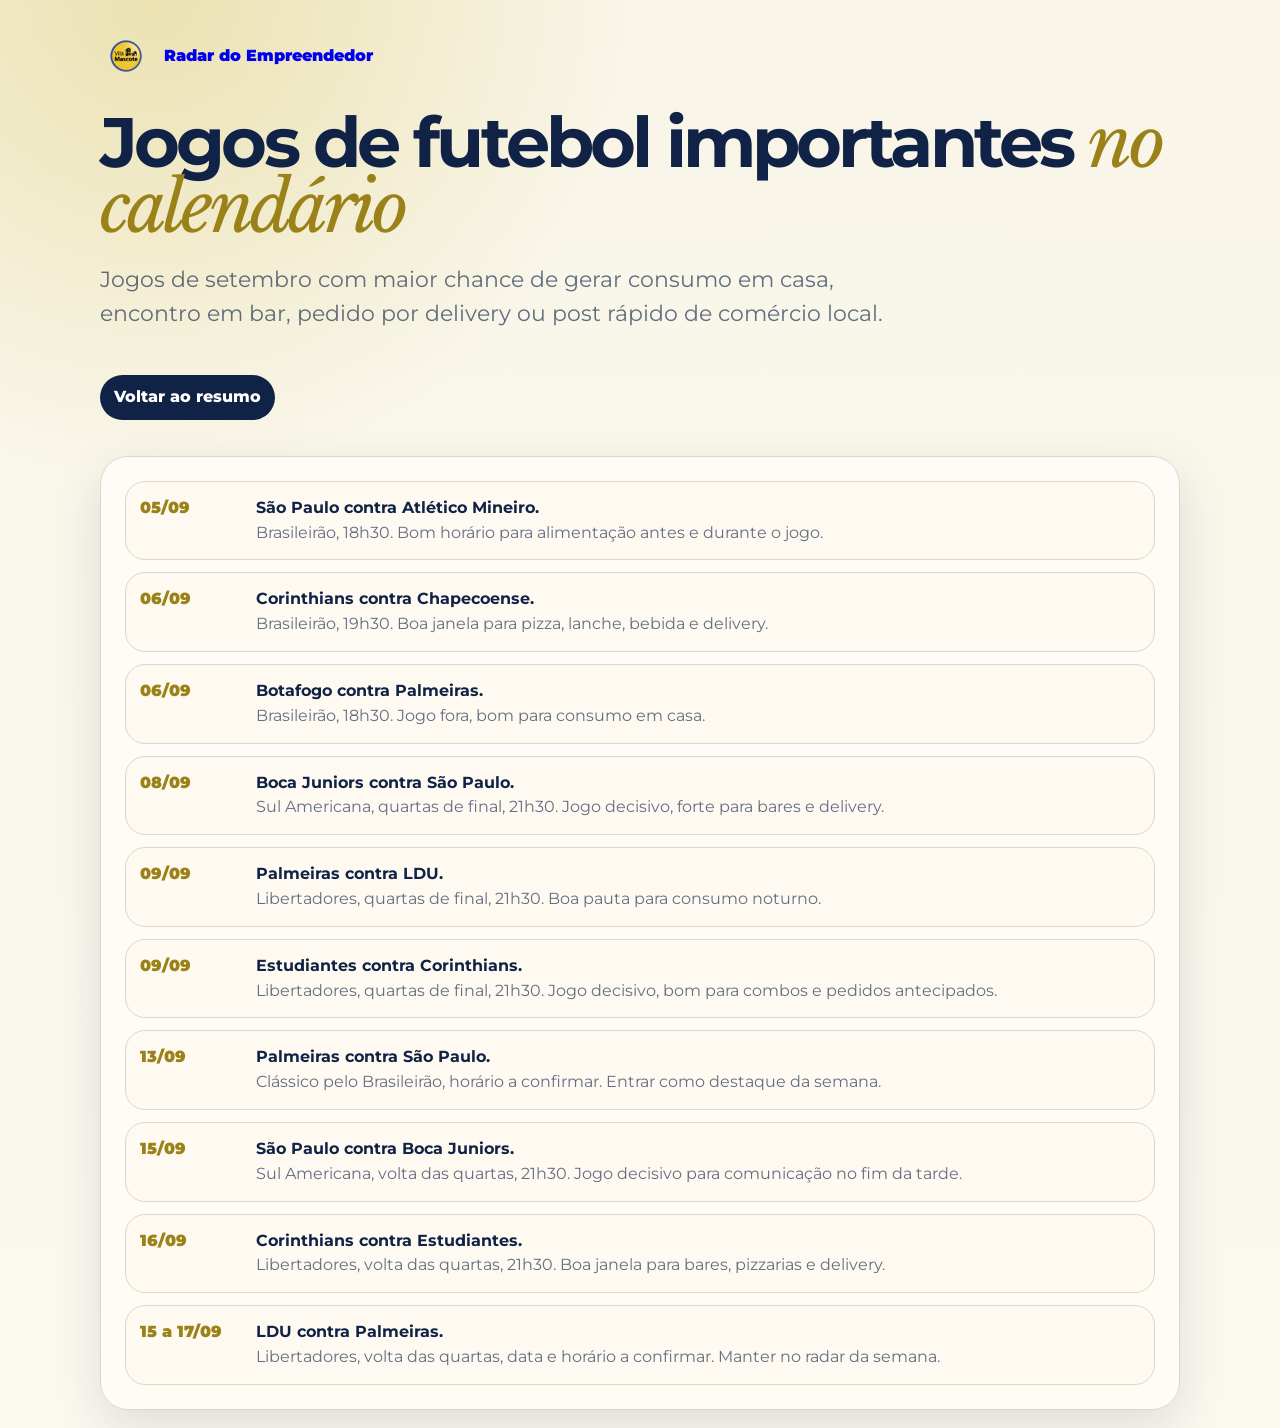
<file: empreendedor/jogos/index.html>
<!doctype html>
<html lang="pt-BR">
<head>
  <meta charset="utf-8"><meta name="viewport" content="width=device-width, initial-scale=1">
  <title>Jogos de futebol importantes | Vila Mascote</title>
  <link rel="preconnect" href="https://fonts.googleapis.com"><link rel="preconnect" href="https://fonts.gstatic.com" crossorigin>
  <link href="https://fonts.googleapis.com/css2?family=Libre+Baskerville:ital@1&family=Montserrat:wght@400;600;700;800;900&display=swap" rel="stylesheet">
  <link rel="icon" href="../../assets/logo-vila-mascote.png">
  <style>:root{--blue:#102347;--gold:#c9ae24;--gold-deep:#9a8219;--paper:oklch(98% .012 93);--line:oklch(88% .018 92);--muted:color-mix(in oklch,#102347,transparent 35%);--shadow:0 18px 50px color-mix(in oklch,#102347,transparent 88%)}*{box-sizing:border-box}body{margin:0;color:var(--blue);background:radial-gradient(circle at 12% 0%,color-mix(in oklch,var(--gold),transparent 72%),transparent 30rem),linear-gradient(180deg,oklch(97% .018 96),var(--paper));font:16px/1.55 Montserrat,system-ui,sans-serif}.wrap{width:min(1080px,calc(100% - 32px));margin:0 auto}header{padding:30px 0 18px}.brand{display:flex;align-items:center;gap:12px;text-decoration:none;font-weight:900}.brand img{width:52px;height:52px;object-fit:contain}.back{display:inline-flex;margin:22px 0 0;padding:10px 14px;border-radius:999px;background:var(--blue);color:white;text-decoration:none;font-weight:800}h1{font-size:clamp(34px,6vw,70px);line-height:.92;letter-spacing:-.055em;margin:28px 0 12px}h1 em{font-family:"Libre Baskerville",serif;color:var(--gold-deep);font-weight:400}.lead{max-width:820px;font-size:clamp(18px,2vw,22px);color:var(--muted)}.card{background:rgba(255,253,248,.9);border:1px solid var(--line);border-radius:28px;padding:24px;box-shadow:var(--shadow);margin:18px 0}.timeline{display:grid;gap:12px}.event{display:grid;grid-template-columns:104px 1fr;gap:12px;padding:14px;border:1px solid var(--line);border-radius:20px;background:#fffaf1}.date{font-weight:900;color:var(--gold-deep)}.muted{color:var(--muted)}@media(max-width:680px){.event{grid-template-columns:1fr}.card{padding:18px}}</style>
</head>
<body><header class="wrap"><a class="brand" href="../"><img src="../../assets/logo-vila-mascote.png" alt="Vila Mascote"><span>Radar do Empreendedor</span></a><h1>Jogos de futebol importantes <em>no calendário</em></h1><p class="lead">Jogos de setembro com maior chance de gerar consumo em casa, encontro em bar, pedido por delivery ou post rápido de comércio local.</p><a class="back" href="../">Voltar ao resumo</a></header><main class="wrap"><section class="card"><div class="timeline">
  <div class="event"><div class="date">05/09</div><div><strong>São Paulo contra Atlético Mineiro.</strong><br><span class="muted">Brasileirão, 18h30. Bom horário para alimentação antes e durante o jogo.</span></div></div>
  <div class="event"><div class="date">06/09</div><div><strong>Corinthians contra Chapecoense.</strong><br><span class="muted">Brasileirão, 19h30. Boa janela para pizza, lanche, bebida e delivery.</span></div></div>
  <div class="event"><div class="date">06/09</div><div><strong>Botafogo contra Palmeiras.</strong><br><span class="muted">Brasileirão, 18h30. Jogo fora, bom para consumo em casa.</span></div></div>
  <div class="event"><div class="date">08/09</div><div><strong>Boca Juniors contra São Paulo.</strong><br><span class="muted">Sul Americana, quartas de final, 21h30. Jogo decisivo, forte para bares e delivery.</span></div></div>
  <div class="event"><div class="date">09/09</div><div><strong>Palmeiras contra LDU.</strong><br><span class="muted">Libertadores, quartas de final, 21h30. Boa pauta para consumo noturno.</span></div></div>
  <div class="event"><div class="date">09/09</div><div><strong>Estudiantes contra Corinthians.</strong><br><span class="muted">Libertadores, quartas de final, 21h30. Jogo decisivo, bom para combos e pedidos antecipados.</span></div></div>
  <div class="event"><div class="date">13/09</div><div><strong>Palmeiras contra São Paulo.</strong><br><span class="muted">Clássico pelo Brasileirão, horário a confirmar. Entrar como destaque da semana.</span></div></div>
  <div class="event"><div class="date">15/09</div><div><strong>São Paulo contra Boca Juniors.</strong><br><span class="muted">Sul Americana, volta das quartas, 21h30. Jogo decisivo para comunicação no fim da tarde.</span></div></div>
  <div class="event"><div class="date">16/09</div><div><strong>Corinthians contra Estudiantes.</strong><br><span class="muted">Libertadores, volta das quartas, 21h30. Boa janela para bares, pizzarias e delivery.</span></div></div>
  <div class="event"><div class="date">15 a 17/09</div><div><strong>LDU contra Palmeiras.</strong><br><span class="muted">Libertadores, volta das quartas, data e horário a confirmar. Manter no radar da semana.</span></div></div>
</div></section></main></body></html>
</file>
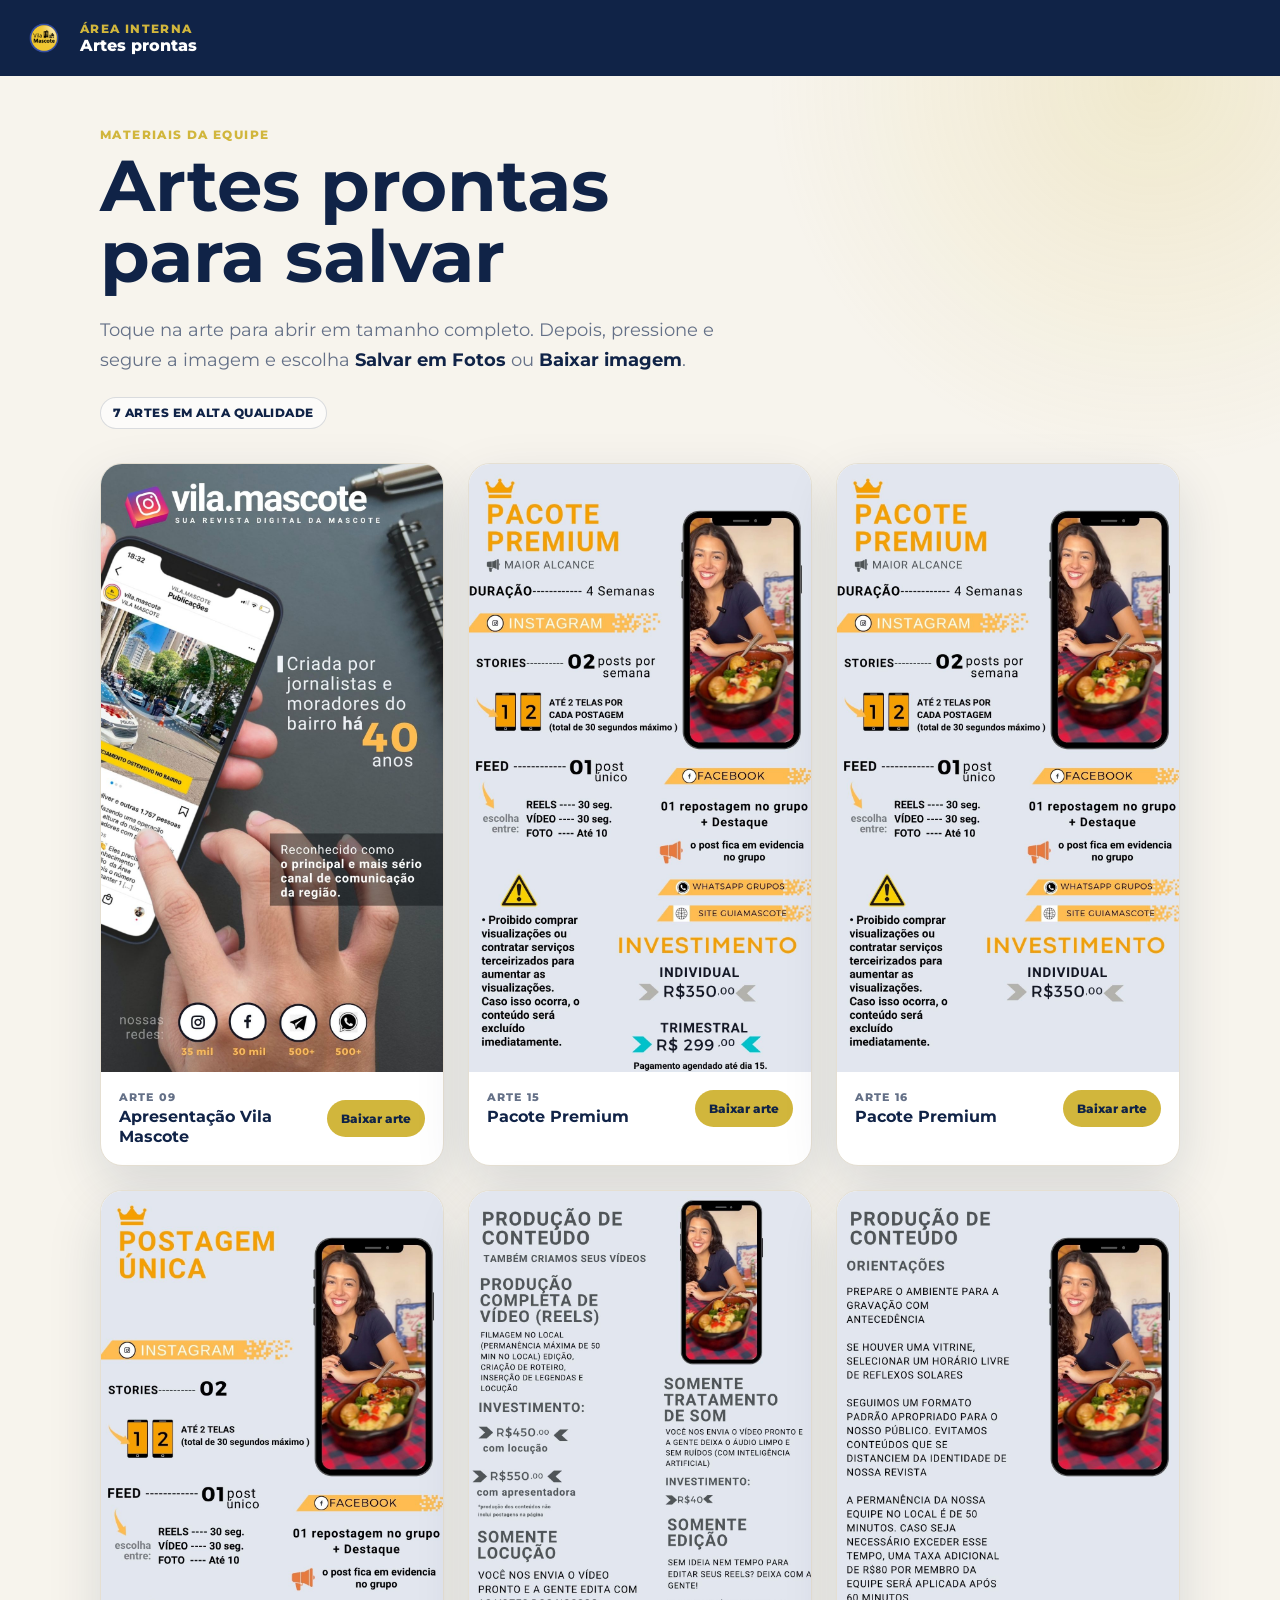
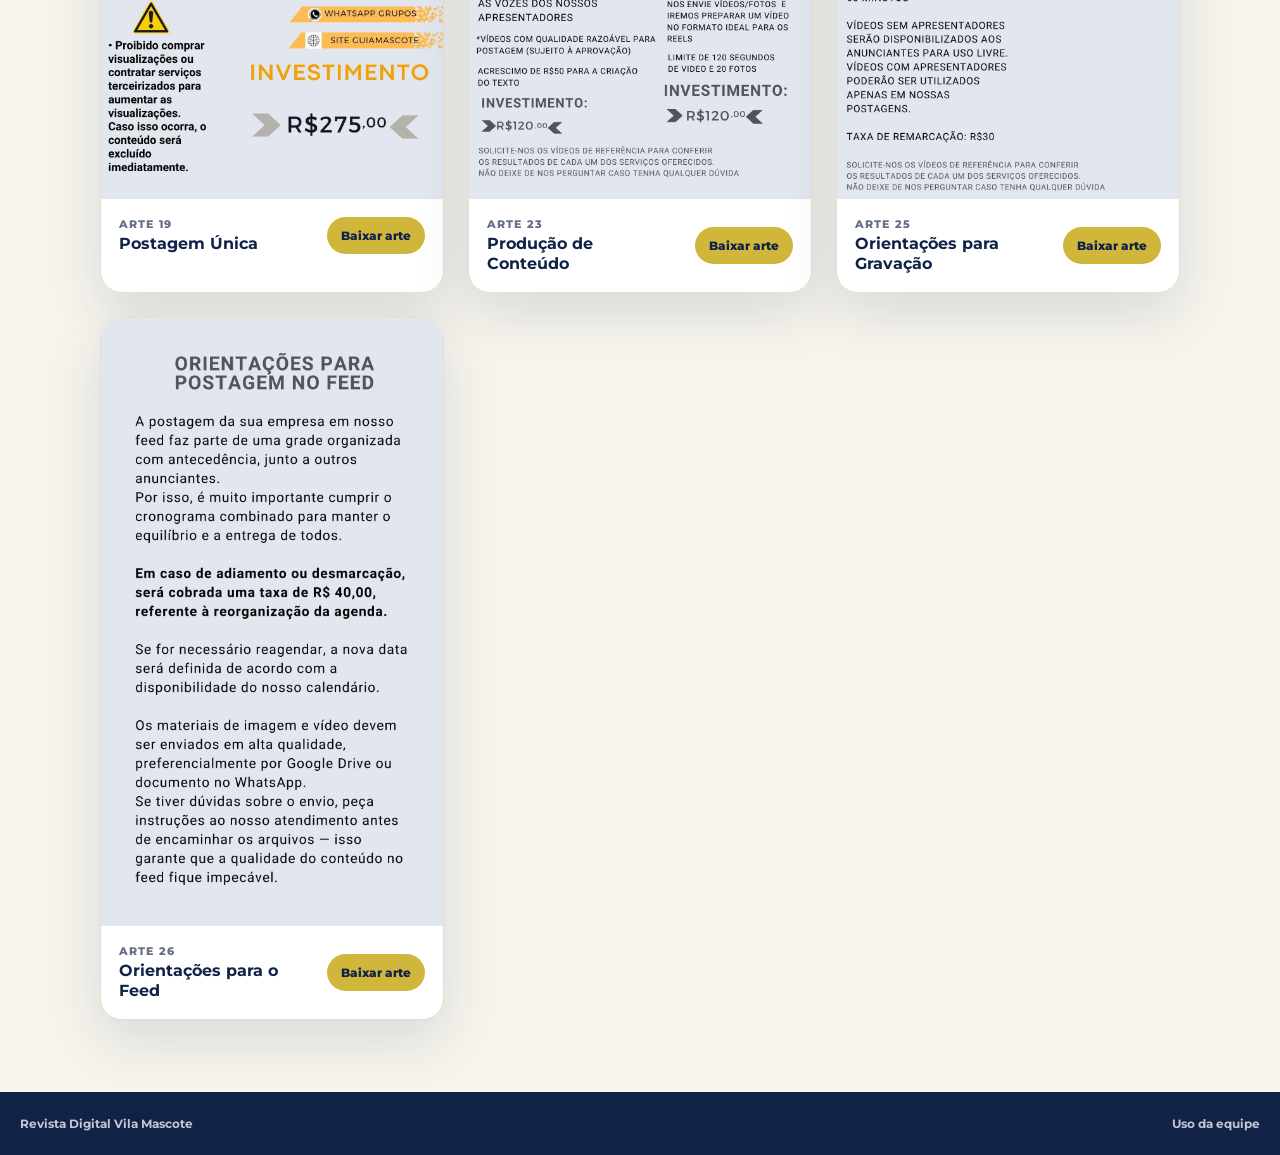
<file: interno/artes/index.html>
<!doctype html>
<html lang="pt-BR">
  <head>
    <meta charset="utf-8">
    <meta name="viewport" content="width=device-width, initial-scale=1">
    <meta name="robots" content="noindex, nofollow, noarchive">
    <meta name="theme-color" content="#102347">
    <title>Artes prontas | Vila Mascote</title>
    <meta name="description" content="Artes da Vila Mascote para uso da equipe.">
    <link rel="icon" href="../../assets/logo-vila-mascote.png">
    <link rel="preconnect" href="https://fonts.googleapis.com">
    <link rel="preconnect" href="https://fonts.gstatic.com" crossorigin>
    <link href="https://fonts.googleapis.com/css2?family=Libre+Baskerville:ital@1&family=Montserrat:wght@400;600;700;800;900&display=swap" rel="stylesheet">
    <link rel="stylesheet" href="style.css">
  </head>
  <body>
    <header class="site-header">
      <a href="../" aria-label="Voltar para a área interna">
        <img src="../../assets/logo-vila-mascote.png" alt="Vila Mascote" width="64" height="64">
      </a>
      <div>
        <p class="eyebrow">Área interna</p>
        <p class="brand-name">Artes prontas</p>
      </div>
    </header>

    <main>
      <section class="intro" aria-labelledby="page-title">
        <p class="eyebrow">Materiais da equipe</p>
        <h1 id="page-title">Artes prontas para salvar</h1>
        <p class="lead">Toque na arte para abrir em tamanho completo. Depois, pressione e segure a imagem e escolha <strong>Salvar em Fotos</strong> ou <strong>Baixar imagem</strong>.</p>
        <p class="collection-count">7 artes em alta qualidade</p>
      </section>

      <section class="art-grid" aria-label="Artes disponíveis">
        <article class="art-card">
          <a class="art-link" href="page-09.jpg" target="_blank" rel="noopener" aria-label="Abrir arte institucional em tamanho completo">
            <img src="page-09.jpg" alt="Arte institucional da Vila Mascote" width="1080" height="1920">
          </a>
          <div class="art-info">
            <div>
              <p class="art-number">Arte 09</p>
              <h2>Apresentação Vila Mascote</h2>
            </div>
            <a class="download-button" href="page-09.jpg" download="vila-mascote-arte-09.jpg">Baixar arte</a>
          </div>
        </article>

        <article class="art-card">
          <a class="art-link" href="page-15.jpg" target="_blank" rel="noopener" aria-label="Abrir arte do Pacote Premium em tamanho completo">
            <img src="page-15.jpg" alt="Arte comercial do Pacote Premium" width="1080" height="1920" loading="lazy">
          </a>
          <div class="art-info">
            <div>
              <p class="art-number">Arte 15</p>
              <h2>Pacote Premium</h2>
            </div>
            <a class="download-button" href="page-15.jpg" download="vila-mascote-arte-15.jpg">Baixar arte</a>
          </div>
        </article>

        <article class="art-card">
          <a class="art-link" href="page-16.jpg" target="_blank" rel="noopener" aria-label="Abrir segunda arte do Pacote Premium em tamanho completo">
            <img src="page-16.jpg" alt="Segunda arte comercial do Pacote Premium" width="1080" height="1920" loading="lazy">
          </a>
          <div class="art-info">
            <div>
              <p class="art-number">Arte 16</p>
              <h2>Pacote Premium</h2>
            </div>
            <a class="download-button" href="page-16.jpg" download="vila-mascote-arte-16.jpg">Baixar arte</a>
          </div>
        </article>

        <article class="art-card">
          <a class="art-link" href="page-19.jpg" target="_blank" rel="noopener" aria-label="Abrir arte de Postagem Única em tamanho completo">
            <img src="page-19.jpg" alt="Arte comercial de Postagem Única" width="1080" height="1920" loading="lazy">
          </a>
          <div class="art-info">
            <div>
              <p class="art-number">Arte 19</p>
              <h2>Postagem Única</h2>
            </div>
            <a class="download-button" href="page-19.jpg" download="vila-mascote-arte-19.jpg">Baixar arte</a>
          </div>
        </article>

        <article class="art-card">
          <a class="art-link" href="page-23.jpg" target="_blank" rel="noopener" aria-label="Abrir arte de Produção de Conteúdo em tamanho completo">
            <img src="page-23.jpg" alt="Arte dos serviços de Produção de Conteúdo" width="1080" height="1920" loading="lazy">
          </a>
          <div class="art-info">
            <div>
              <p class="art-number">Arte 23</p>
              <h2>Produção de Conteúdo</h2>
            </div>
            <a class="download-button" href="page-23.jpg" download="vila-mascote-arte-23.jpg">Baixar arte</a>
          </div>
        </article>

        <article class="art-card">
          <a class="art-link" href="page-25.jpg" target="_blank" rel="noopener" aria-label="Abrir orientações de Produção de Conteúdo em tamanho completo">
            <img src="page-25.jpg" alt="Orientações para produção e gravação de conteúdo" width="1080" height="1920" loading="lazy">
          </a>
          <div class="art-info">
            <div>
              <p class="art-number">Arte 25</p>
              <h2>Orientações para Gravação</h2>
            </div>
            <a class="download-button" href="page-25.jpg" download="vila-mascote-arte-25.jpg">Baixar arte</a>
          </div>
        </article>

        <article class="art-card">
          <a class="art-link" href="page-26.jpg" target="_blank" rel="noopener" aria-label="Abrir orientações para postagem no feed em tamanho completo">
            <img src="page-26.jpg" alt="Orientações para postagem no feed" width="1080" height="1920" loading="lazy">
          </a>
          <div class="art-info">
            <div>
              <p class="art-number">Arte 26</p>
              <h2>Orientações para o Feed</h2>
            </div>
            <a class="download-button" href="page-26.jpg" download="vila-mascote-arte-26.jpg">Baixar arte</a>
          </div>
        </article>
      </section>
    </main>

    <footer>
      <p>Revista Digital Vila Mascote</p>
      <p>Uso da equipe</p>
    </footer>
  </body>
</html>
</file>
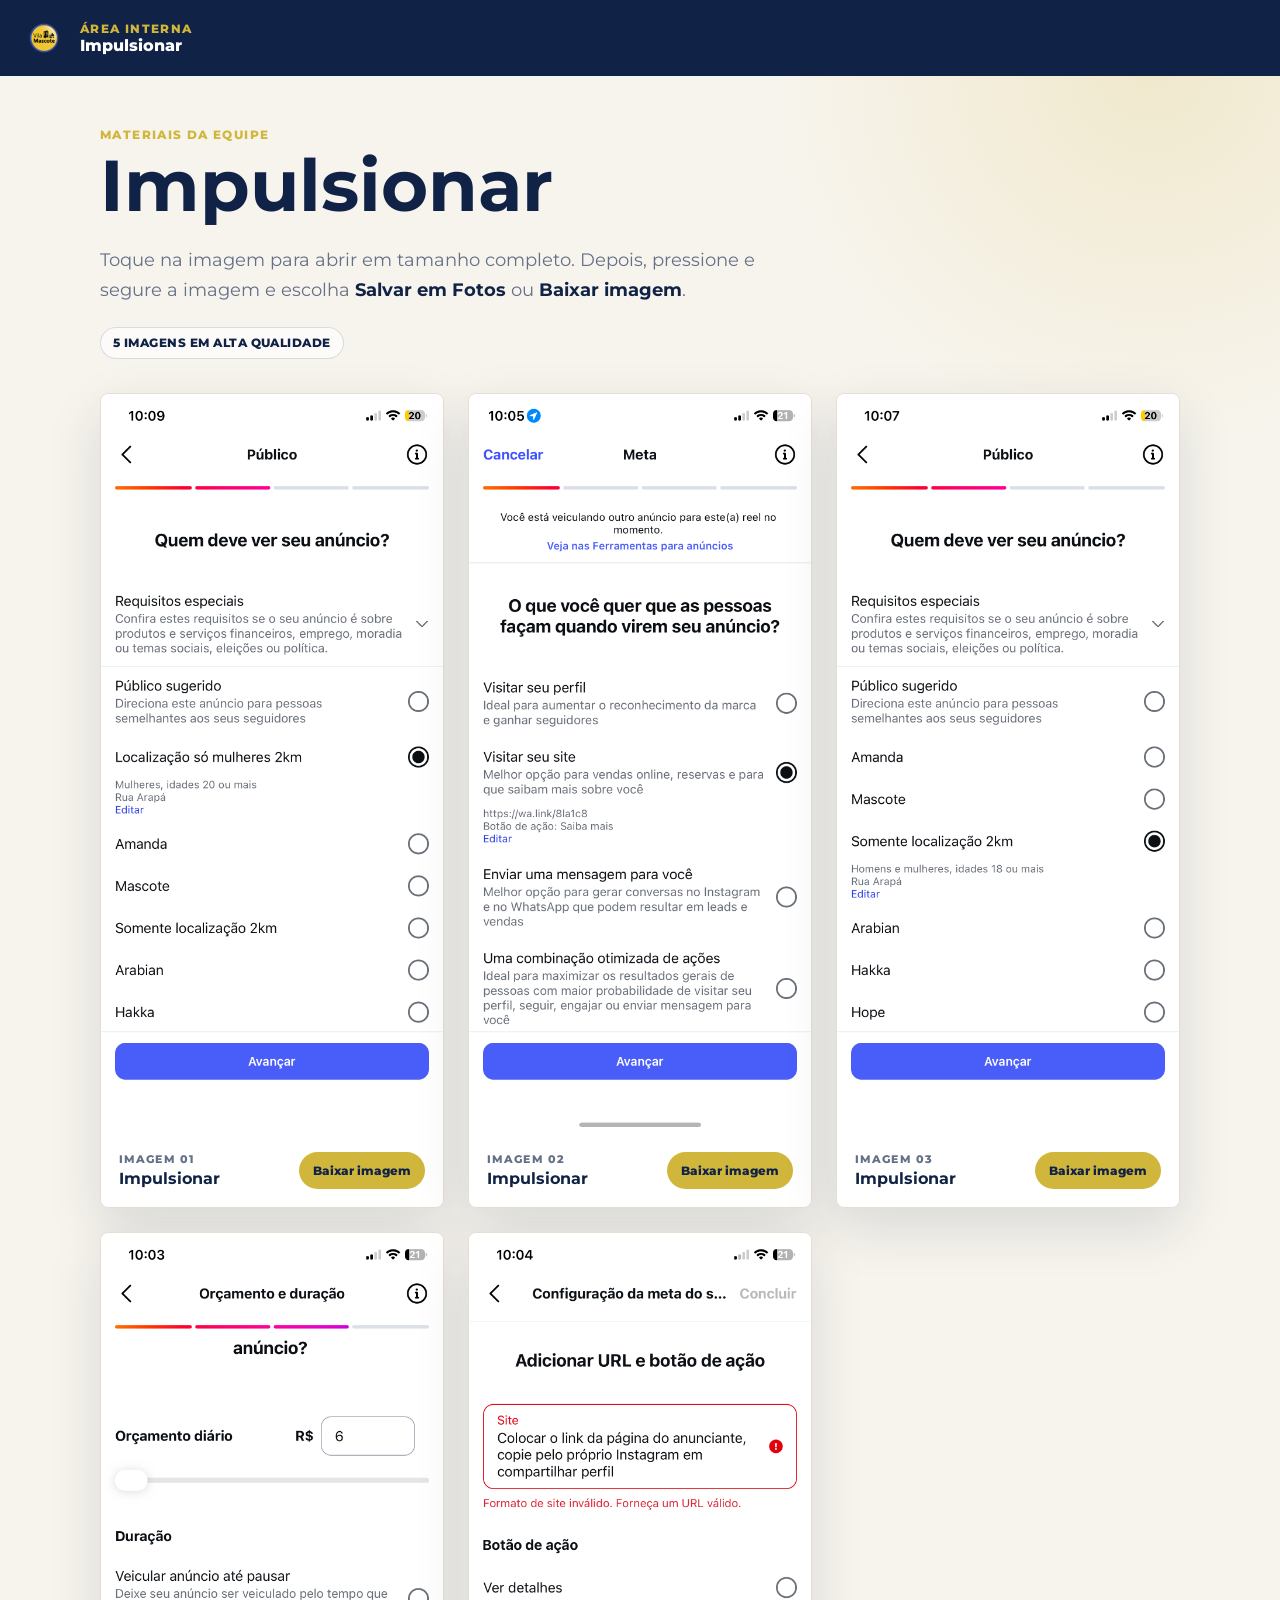
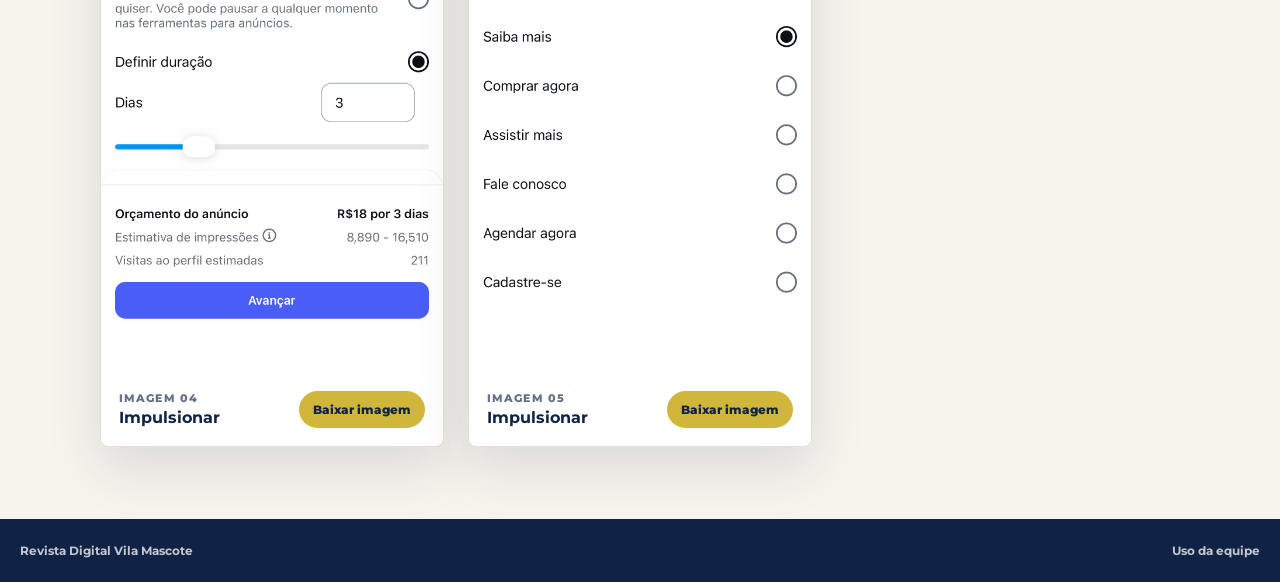
<file: interno/impulsionar/index.html>
<!doctype html>
<html lang="pt-BR">
  <head>
    <meta charset="utf-8">
    <meta name="viewport" content="width=device-width, initial-scale=1">
    <meta name="robots" content="noindex, nofollow, noarchive">
    <meta name="theme-color" content="#102347">
    <title>Impulsionar | Vila Mascote</title>
    <meta name="description" content="Instruções para impulsionar conteúdos da Vila Mascote.">
    <link rel="icon" href="../../assets/logo-vila-mascote.png">
    <link rel="preconnect" href="https://fonts.googleapis.com">
    <link rel="preconnect" href="https://fonts.gstatic.com" crossorigin>
    <link href="https://fonts.googleapis.com/css2?family=Libre+Baskerville:ital@1&family=Montserrat:wght@400;600;700;800;900&display=swap" rel="stylesheet">
    <link rel="stylesheet" href="style.css">
  </head>
  <body>
    <header class="site-header">
      <a href="../" aria-label="Voltar para a área interna">
        <img src="../../assets/logo-vila-mascote.png" alt="Vila Mascote" width="64" height="64">
      </a>
      <div>
        <p class="eyebrow">Área interna</p>
        <p class="brand-name">Impulsionar</p>
      </div>
    </header>

    <main>
      <section class="intro" aria-labelledby="page-title">
        <p class="eyebrow">Materiais da equipe</p>
        <h1 id="page-title">Impulsionar</h1>
        <p class="lead">Toque na imagem para abrir em tamanho completo. Depois, pressione e segure a imagem e escolha <strong>Salvar em Fotos</strong> ou <strong>Baixar imagem</strong>.</p>
        <p class="collection-count">5 imagens em alta qualidade</p>
      </section>

      <section class="art-grid" aria-label="Instruções para impulsionar">
        <article class="art-card">
          <a class="art-link" href="page-01.png" target="_blank" rel="noopener" aria-label="Abrir instrução para impulsionar 1 em tamanho completo">
            <img src="page-01.png" alt="Instrução para impulsionar 1" width="1170" height="2532">
          </a>
          <div class="art-info">
            <div>
              <p class="art-number">Imagem 01</p>
              <h2>Impulsionar</h2>
            </div>
            <a class="download-button" href="page-01.png" download="vila-mascote-impulsionar-01.png">Baixar imagem</a>
          </div>
        </article>

        <article class="art-card">
          <a class="art-link" href="page-02.png" target="_blank" rel="noopener" aria-label="Abrir instrução para impulsionar 2 em tamanho completo">
            <img src="page-02.png" alt="Instrução para impulsionar 2" width="1170" height="2532" loading="lazy">
          </a>
          <div class="art-info">
            <div>
              <p class="art-number">Imagem 02</p>
              <h2>Impulsionar</h2>
            </div>
            <a class="download-button" href="page-02.png" download="vila-mascote-impulsionar-02.png">Baixar imagem</a>
          </div>
        </article>

        <article class="art-card">
          <a class="art-link" href="page-03.png" target="_blank" rel="noopener" aria-label="Abrir instrução para impulsionar 3 em tamanho completo">
            <img src="page-03.png" alt="Instrução para impulsionar 3" width="1170" height="2532" loading="lazy">
          </a>
          <div class="art-info">
            <div>
              <p class="art-number">Imagem 03</p>
              <h2>Impulsionar</h2>
            </div>
            <a class="download-button" href="page-03.png" download="vila-mascote-impulsionar-03.png">Baixar imagem</a>
          </div>
        </article>

        <article class="art-card">
          <a class="art-link" href="page-04.png" target="_blank" rel="noopener" aria-label="Abrir instrução para impulsionar 4 em tamanho completo">
            <img src="page-04.png" alt="Instrução para impulsionar 4" width="1170" height="2532" loading="lazy">
          </a>
          <div class="art-info">
            <div>
              <p class="art-number">Imagem 04</p>
              <h2>Impulsionar</h2>
            </div>
            <a class="download-button" href="page-04.png" download="vila-mascote-impulsionar-04.png">Baixar imagem</a>
          </div>
        </article>

        <article class="art-card">
          <a class="art-link" href="page-05.png" target="_blank" rel="noopener" aria-label="Abrir instrução para impulsionar 5 em tamanho completo">
            <img src="page-05.png" alt="Instrução para impulsionar 5" width="1170" height="2532" loading="lazy">
          </a>
          <div class="art-info">
            <div>
              <p class="art-number">Imagem 05</p>
              <h2>Impulsionar</h2>
            </div>
            <a class="download-button" href="page-05.png" download="vila-mascote-impulsionar-05.png">Baixar imagem</a>
          </div>
        </article>
      </section>
    </main>

    <footer>
      <p>Revista Digital Vila Mascote</p>
      <p>Uso da equipe</p>
    </footer>
  </body>
</html>
</file>
<file: criar-noticia/style.css>
:root {
  --bg: #0d0d0d;
  --panel: #161616;
  --yellow: #ffd600;
  --blue: #102347;
  --text: #ffffff;
  --muted: #777777;
}

* {
  box-sizing: border-box;
}

html {
  min-height: 100%;
  background: var(--bg);
  color: var(--text);
  font-family: "Montserrat", Arial, sans-serif;
  -webkit-text-size-adjust: 100%;
}

body {
  min-height: 100vh;
  margin: 0;
  background:
    radial-gradient(circle at 50% -10%, rgba(255, 214, 0, 0.12), transparent 24rem),
    var(--bg);
}

button,
textarea,
input {
  font: inherit;
}

button {
  cursor: pointer;
}

a {
  color: inherit;
}

.app-shell {
  min-height: 100vh;
  display: grid;
  place-items: center;
  padding: 16px;
}

.step-screen {
  width: min(100%, 340px);
  min-height: min(720px, calc(100vh - 32px));
  display: none;
  flex-direction: column;
  align-items: center;
  justify-content: center;
  padding: 18px 0;
  text-align: center;
}

.step-screen.is-active {
  display: flex;
}

.adjust-screen {
  justify-content: flex-start;
}

.step-dots {
  display: flex;
  gap: 7px;
  margin-bottom: 16px;
}

.step-dots span {
  width: 8px;
  height: 8px;
  border-radius: 50%;
  background: #333333;
}

.step-dots span.is-current {
  background: #ffffff;
}

.step-dots span.is-done {
  background: var(--yellow);
}

.mini-logo {
  width: 54px;
  height: 54px;
  object-fit: contain;
  margin-bottom: 10px;
}

.kicker {
  margin: 0 0 5px;
  color: var(--yellow);
  font-size: 0.75rem;
  font-weight: 900;
  letter-spacing: 0.15em;
  text-transform: uppercase;
}

h1,
h2,
p {
  margin-top: 0;
}

h1,
h2 {
  margin-bottom: 6px;
  color: #ffffff;
  font-size: 1.72rem;
  font-weight: 900;
  letter-spacing: 0.02em;
  line-height: 1.03;
  text-transform: uppercase;
}

.subtitle {
  margin-bottom: 20px;
  color: var(--muted);
  font-size: 0.72rem;
  font-weight: 700;
}

.upload-box {
  width: min(100%, 300px);
  min-height: 170px;
  display: grid;
  justify-items: center;
  align-content: center;
  gap: 7px;
  padding: 28px 22px;
  border: 2px dashed var(--yellow);
  border-radius: 12px;
  color: var(--yellow);
  background: var(--panel);
  text-align: center;
}

.upload-icon {
  width: 42px;
  height: 42px;
  display: inline-grid;
  place-items: center;
  font-size: 2rem;
  line-height: 1;
}

.upload-box strong {
  font-size: 0.95rem;
  font-weight: 900;
}

.upload-box small {
  color: var(--muted);
  font-size: 0.7rem;
  font-weight: 700;
}

#imageInput {
  position: absolute;
  width: 1px;
  height: 1px;
  overflow: hidden;
  opacity: 0;
  pointer-events: none;
}

.back-link {
  margin-top: 18px;
  color: var(--muted);
  font-size: 0.72rem;
  font-weight: 800;
  text-decoration: none;
}

textarea {
  width: min(100%, 304px);
  min-height: 144px;
  padding: 13px 14px;
  border: 2px solid var(--yellow);
  border-radius: 10px;
  outline: none;
  resize: vertical;
  color: #ffffff;
  background: #1a1a1a;
  font-size: 0.94rem;
  line-height: 1.45;
}

textarea::placeholder {
  color: #555555;
}

.counter {
  width: min(100%, 304px);
  margin: 7px 0 18px;
  color: var(--muted);
  font-size: 0.7rem;
  text-align: right;
}

.canvas-card {
  width: min(100%, 286px);
  aspect-ratio: 4 / 5;
  margin: 6px 0 13px;
  overflow: hidden;
  border-radius: 8px;
  background: #111111;
  box-shadow: 0 0 24px rgba(255, 214, 0, 0.14);
  position: relative;
  touch-action: none;
  user-select: none;
}

canvas {
  display: block;
  width: 100%;
  height: 100%;
  cursor: grab;
}

.canvas-card.is-dragging canvas {
  cursor: grabbing;
}

.drag-zone {
  position: absolute;
  left: 0;
  width: 100%;
  touch-action: none;
}

.image-zone {
  top: 0;
  height: 65%;
  cursor: grab;
}

.title-zone {
  bottom: 0;
  height: 35%;
  cursor: text;
}

.canvas-card.is-dragging .image-zone,
.canvas-card.is-dragging .title-zone {
  cursor: grabbing;
}

.tools {
  width: min(100%, 286px);
  display: grid;
  gap: 9px;
  margin-bottom: 14px;
}

.help-chips {
  display: flex;
  gap: 6px;
}

.help-chips span {
  flex: 1;
  border: 1px solid var(--yellow);
  border-radius: 6px;
  padding: 5px 8px;
  color: var(--yellow);
  background: #111111;
  font-size: 0.62rem;
  font-weight: 800;
  text-align: center;
}

.tool-line {
  display: grid;
  grid-template-columns: 1fr auto;
  align-items: center;
  gap: 4px 12px;
  text-align: left;
}

.tool-line label {
  color: #555555;
  font-size: 0.65rem;
  font-weight: 800;
}

.tool-line output {
  color: var(--yellow);
  font-size: 0.65rem;
  font-weight: 900;
}

input[type="range"] {
  grid-column: 1 / -1;
  width: 100%;
  accent-color: var(--yellow);
}

.button-row {
  display: flex;
  gap: 10px;
  justify-content: center;
}

.button-row.stacked {
  width: min(100%, 286px);
  flex-direction: column;
}

.primary-button,
.ghost-button {
  min-height: 42px;
  display: inline-flex;
  align-items: center;
  justify-content: center;
  border-radius: 8px;
  padding: 10px 22px;
  font-size: 0.78rem;
  font-weight: 900;
  letter-spacing: 0.08em;
  text-transform: uppercase;
}

.primary-button {
  border: 0;
  color: #000000;
  background: var(--yellow);
  text-decoration: none;
}

.primary-button:disabled {
  opacity: 0.42;
  cursor: not-allowed;
}

.ghost-button {
  border: 1px solid var(--yellow);
  color: var(--yellow);
  background: transparent;
}

#resultImage {
  width: min(100%, 286px);
  aspect-ratio: 4 / 5;
  object-fit: contain;
  display: block;
  margin-bottom: 14px;
  border-radius: 8px;
  background: #111111;
}

button:focus-visible,
a:focus-visible,
textarea:focus-visible,
input:focus-visible {
  outline: 3px solid rgba(255, 214, 0, 0.46);
  outline-offset: 3px;
}

@media (min-width: 760px) {
  .step-screen {
    width: min(100%, 430px);
  }

  .canvas-card,
  .tools,
  #resultImage,
  .button-row.stacked {
    width: min(100%, 340px);
  }
}

@media (max-height: 710px) {
  .step-screen {
    justify-content: flex-start;
  }
}
</file>
<file: interno/style.css>
:root {
  --blue: #102347;
  --gold: #d1b63c;
  --paper: #f7f4ed;
  --surface: #ffffff;
  --text: #17233b;
  --muted: #647087;
  --line: #e5dfd2;
  --shadow: 0 20px 54px rgba(16, 35, 71, 0.13);
}

* {
  box-sizing: border-box;
}

html {
  min-height: 100%;
  background: var(--paper);
  color: var(--text);
  font-family: "Montserrat", sans-serif;
  -webkit-text-size-adjust: 100%;
}

body {
  min-height: 100vh;
  margin: 0;
  background:
    radial-gradient(circle at 90% 3%, rgba(209, 182, 60, 0.18), transparent 24rem),
    var(--paper);
}

a {
  color: inherit;
}

.hub-page {
  display: grid;
  place-items: center;
  padding: 24px;
}

.hub-shell {
  width: min(620px, 100%);
  display: grid;
  justify-items: center;
  text-align: center;
}

.hub-logo {
  width: 76px;
  height: 76px;
  object-fit: contain;
  margin-bottom: 16px;
}

.eyebrow {
  margin: 0 0 8px;
  color: var(--gold);
  font-size: 0.72rem;
  font-weight: 900;
  letter-spacing: 0.12em;
  text-transform: uppercase;
}

h1 {
  margin: 0;
  color: var(--blue);
  font-size: clamp(2.2rem, 9vw, 4.8rem);
  line-height: 0.98;
  letter-spacing: 0;
}

.lead {
  margin: 18px 0 30px;
  color: var(--muted);
  font-size: 1rem;
  font-weight: 700;
}

.hub-actions {
  width: min(420px, 100%);
  display: grid;
  gap: 14px;
}

.hub-button {
  display: grid;
  gap: 4px;
  min-height: 82px;
  align-content: center;
  padding: 18px 22px;
  border: 1px solid var(--line);
  border-radius: 8px;
  color: var(--blue);
  background: var(--surface);
  box-shadow: var(--shadow);
  text-decoration: none;
}

.hub-button span {
  font-size: 1rem;
  font-weight: 900;
  text-transform: uppercase;
}

.hub-button small {
  color: var(--muted);
  font-size: 0.78rem;
  font-weight: 700;
}

.hub-button:first-child {
  background: var(--gold);
}

.hub-button:focus-visible,
.hub-button:hover {
  outline: 3px solid rgba(209, 182, 60, 0.42);
  outline-offset: 4px;
  transform: translateY(-1px);
}

@media (max-width: 520px) {
  .hub-page {
    padding: 18px;
  }
}
</file>
<file: test01/style.css>
:root {
  --font: "Atkinson Hyperlegible", sans-serif;
  --ink: oklch(20% 0.04 260);
  --ink-soft: oklch(45% 0.03 250);
  --paper: oklch(98% 0.014 94);
  --surface: oklch(100% 0.006 96);
  --navy: oklch(25% 0.12 263);
  --navy-deep: oklch(17% 0.075 255);
  --gold: oklch(78% 0.14 84);
  --gold-soft: oklch(90% 0.06 86);
  --line: oklch(87% 0.018 92);
  --radius: 8px;
  --space-xs: 8px;
  --space-sm: 12px;
  --space-md: 16px;
  --space-lg: 24px;
  --space-xl: 32px;
  --space-2xl: 48px;
}

* {
  box-sizing: border-box;
}

body {
  margin: 0;
  color: var(--ink);
  background: var(--paper);
  font-family: var(--font);
  line-height: 1.5;
  -webkit-font-smoothing: antialiased;
}

button,
input,
select {
  font: inherit;
}

button,
select {
  cursor: pointer;
}

a {
  color: inherit;
}

.hero {
  min-height: min(760px, 92vh);
  display: grid;
  grid-template-rows: auto 1fr;
  position: relative;
  overflow: hidden;
  padding: var(--space-md);
  color: var(--surface);
  background:
    linear-gradient(180deg, color-mix(in oklch, var(--navy-deep), transparent 10%), color-mix(in oklch, var(--navy-deep), black 10%)),
    radial-gradient(circle at 22% 28%, color-mix(in oklch, var(--gold), transparent 76%), transparent 30%),
    var(--navy-deep);
}

.hero::before {
  content: "";
  position: absolute;
  inset: 0;
  opacity: 0.45;
  background-image:
    linear-gradient(color-mix(in oklch, var(--gold), transparent 82%) 1px, transparent 1px),
    linear-gradient(90deg, color-mix(in oklch, var(--gold), transparent 87%) 1px, transparent 1px);
  background-size: 72px 72px;
  mask-image: linear-gradient(180deg, black, transparent 85%);
}

.topbar,
.hero-content,
.category-section,
.results-section {
  width: min(1120px, 100%);
  margin: 0 auto;
  position: relative;
  z-index: 1;
}

.topbar {
  display: flex;
  align-items: center;
  justify-content: space-between;
}

.brand {
  display: inline-flex;
  align-items: center;
  gap: var(--space-sm);
  color: var(--surface);
  text-decoration: none;
}

.brand img {
  width: 74px;
  height: 74px;
  object-fit: contain;
}

.brand span {
  display: grid;
  gap: 2px;
}

.brand strong {
  font-size: 1.08rem;
  line-height: 1.1;
}

.brand small {
  color: color-mix(in oklch, var(--surface), transparent 28%);
  font-size: 0.74rem;
  font-weight: 700;
  letter-spacing: 0.09em;
  text-transform: uppercase;
}

.hero-content {
  align-self: center;
  display: grid;
  justify-items: center;
  text-align: center;
  padding: var(--space-2xl) 0;
}

.location-pill {
  width: fit-content;
  margin: 0 0 var(--space-lg);
  border: 1px solid color-mix(in oklch, var(--gold), transparent 28%);
  border-radius: 999px;
  padding: 10px 20px;
  color: var(--gold-soft);
  background: color-mix(in oklch, var(--navy), transparent 28%);
  font-size: 0.78rem;
  font-weight: 700;
  letter-spacing: 0.16em;
  text-transform: uppercase;
}

.hero h1 {
  max-width: 960px;
  margin: 0;
  font-size: clamp(3rem, 8vw, 6.8rem);
  font-weight: 700;
  line-height: 0.98;
  letter-spacing: 0;
}

.hero h1 em {
  color: var(--gold);
  font-style: italic;
  font-weight: 400;
}

.subtitle {
  max-width: 62ch;
  margin: var(--space-lg) 0 var(--space-2xl);
  color: color-mix(in oklch, var(--surface), transparent 20%);
  font-size: 1.06rem;
}

.search-panel {
  width: min(860px, 100%);
  display: grid;
  grid-template-columns: minmax(0, 1.35fr) minmax(190px, 0.65fr) 150px;
  align-items: stretch;
  overflow: hidden;
  border: 1px solid color-mix(in oklch, var(--surface), transparent 72%);
  border-radius: 999px;
  background: var(--surface);
  box-shadow: 0 24px 70px color-mix(in oklch, black, transparent 68%);
}

.field {
  min-width: 0;
  display: grid;
  gap: 3px;
  padding: 13px 18px 13px 26px;
  text-align: left;
}

.select-field {
  border-left: 1px solid var(--line);
  padding-left: 18px;
}

.field label {
  color: var(--gold);
  font-size: 0.68rem;
  font-weight: 700;
  letter-spacing: 0.13em;
  text-transform: uppercase;
}

.field input,
.field select {
  width: 100%;
  min-width: 0;
  border: 0;
  outline: 0;
  background: transparent;
  color: var(--ink);
  font-size: 1rem;
}

.field input::placeholder {
  color: color-mix(in oklch, var(--ink-soft), transparent 28%);
}

.search-panel button {
  min-height: 68px;
  display: inline-flex;
  align-items: center;
  justify-content: center;
  gap: 7px;
  border: 0;
  color: var(--navy-deep);
  background: var(--gold);
  font-size: 0.8rem;
  font-weight: 700;
  letter-spacing: 0.08em;
  text-transform: uppercase;
}

.search-panel button span {
  font-size: 1.4rem;
  line-height: 1;
}

.category-section,
.results-section {
  padding: var(--space-2xl) var(--space-md) 0;
}

.section-heading {
  margin-bottom: var(--space-lg);
}

.section-heading p,
.results-meta {
  margin: 0 0 var(--space-xs);
  color: var(--ink-soft);
  font-size: 0.78rem;
  font-weight: 700;
  letter-spacing: 0.09em;
  text-transform: uppercase;
}

.section-heading h2 {
  margin: 0;
  color: var(--navy);
  font-size: clamp(2rem, 4vw, 3.4rem);
  line-height: 1.06;
}

.category-grid {
  display: grid;
  grid-template-columns: repeat(auto-fit, minmax(210px, 1fr));
  gap: var(--space-sm);
}

.category-card {
  min-height: 140px;
  display: grid;
  align-content: end;
  border: 1px solid var(--line);
  border-radius: var(--radius);
  padding: var(--space-md);
  color: var(--surface);
  background-image:
    linear-gradient(180deg, color-mix(in oklch, black, transparent 92%), color-mix(in oklch, black, transparent 28%)),
    var(--category-image);
  background-position: center;
  background-size: cover;
  text-align: left;
}

.category-card strong {
  display: block;
  margin-bottom: 4px;
  font-size: 1.24rem;
  line-height: 1.1;
}

.category-card span {
  color: color-mix(in oklch, var(--surface), transparent 14%);
  font-size: 0.86rem;
  font-weight: 700;
}

.cards-list {
  display: grid;
  gap: var(--space-sm);
  padding-bottom: var(--space-2xl);
}

.business-card {
  display: grid;
  gap: var(--space-xs);
  border: 1px solid var(--line);
  border-radius: var(--radius);
  padding: var(--space-lg);
  background: var(--surface);
}

.business-card strong {
  color: var(--navy);
  font-size: 1.25rem;
}

.business-card p {
  margin: 0;
  color: var(--ink-soft);
}

.card-actions {
  display: flex;
  flex-wrap: wrap;
  gap: var(--space-xs);
  margin-top: var(--space-xs);
}

.card-actions a {
  border: 1px solid var(--navy);
  border-radius: 999px;
  padding: 8px 12px;
  color: var(--navy);
  text-decoration: none;
  font-size: 0.82rem;
  font-weight: 700;
}

@media (max-width: 760px) {
  .hero {
    min-height: auto;
  }

  .brand img {
    width: 62px;
    height: 62px;
  }

  .hero-content {
    justify-items: start;
    text-align: left;
  }

  .location-pill {
    font-size: 0.66rem;
    letter-spacing: 0.1em;
  }

  .hero h1 {
    font-size: clamp(2.9rem, 13vw, 4.6rem);
  }

  .search-panel {
    grid-template-columns: 1fr;
    border-radius: 22px;
  }

  .select-field {
    border-left: 0;
    border-top: 1px solid var(--line);
  }

  .search-panel button {
    min-height: 58px;
  }
}
</file>
<file: interno/artes/style.css>
:root {
  --blue: #102347;
  --gold: #d1b63c;
  --paper: #f7f4ed;
  --surface: #ffffff;
  --text: #17233b;
  --muted: #647087;
  --line: #e5dfd2;
  --shadow: 0 20px 54px rgba(16, 35, 71, 0.13);
}

* {
  box-sizing: border-box;
}

html {
  background: var(--paper);
  color: var(--text);
  font-family: "Montserrat", sans-serif;
  -webkit-text-size-adjust: 100%;
}

body {
  min-height: 100vh;
  margin: 0;
  background:
    radial-gradient(circle at 90% 3%, rgba(209, 182, 60, 0.18), transparent 24rem),
    var(--paper);
}

.site-header {
  display: flex;
  align-items: center;
  gap: 12px;
  padding: 14px max(20px, env(safe-area-inset-left));
  color: #fff;
  background: var(--blue);
}

.site-header a {
  display: inline-flex;
}

.site-header img {
  width: 48px;
  height: 48px;
  object-fit: contain;
}

.site-header p {
  margin: 0;
}

.eyebrow {
  margin: 0 0 8px;
  color: var(--gold);
  font-size: 0.72rem;
  font-weight: 800;
  letter-spacing: 0.12em;
  text-transform: uppercase;
}

.brand-name {
  font-size: 1rem;
  font-weight: 800;
}

main {
  width: min(1120px, 100%);
  margin: 0 auto;
  padding: 52px 20px 72px;
}

.intro {
  max-width: 760px;
  margin-bottom: 34px;
}

h1 {
  max-width: 660px;
  margin: 0;
  color: var(--blue);
  font-size: clamp(2.15rem, 7vw, 4.5rem);
  line-height: 0.98;
  letter-spacing: 0;
}

.lead {
  max-width: 670px;
  margin: 24px 0 0;
  color: var(--muted);
  font-size: clamp(1rem, 2.5vw, 1.14rem);
  line-height: 1.65;
}

.lead strong {
  color: var(--blue);
}

.collection-count {
  display: inline-flex;
  margin: 22px 0 0;
  padding: 8px 12px;
  border: 1px solid rgba(16, 35, 71, 0.15);
  border-radius: 999px;
  color: var(--blue);
  background: rgba(255, 255, 255, 0.66);
  font-size: 0.74rem;
  font-weight: 800;
  letter-spacing: 0.04em;
  text-transform: uppercase;
}

.art-grid {
  display: grid;
  grid-template-columns: repeat(auto-fit, minmax(min(100%, 300px), 1fr));
  gap: 24px;
}

.art-card {
  overflow: hidden;
  border: 1px solid var(--line);
  border-radius: 22px;
  background: var(--surface);
  box-shadow: var(--shadow);
}

.art-link {
  display: block;
  overflow: hidden;
  background: #e9e7e1;
}

.art-link img {
  display: block;
  width: 100%;
  height: auto;
  aspect-ratio: 9 / 16;
  object-fit: cover;
  transition: transform 180ms ease;
  -webkit-touch-callout: default;
  user-select: auto;
}

.art-link:hover img {
  transform: scale(1.012);
}

.art-link:focus-visible,
.download-button:focus-visible {
  outline: 3px solid var(--gold);
  outline-offset: 3px;
}

.art-info {
  display: flex;
  align-items: center;
  justify-content: space-between;
  gap: 16px;
  padding: 18px;
}

.art-number {
  margin: 0 0 3px;
  color: var(--muted);
  font-size: 0.7rem;
  font-weight: 800;
  letter-spacing: 0.1em;
  text-transform: uppercase;
}

h2 {
  margin: 0;
  color: var(--blue);
  font-size: 1rem;
  line-height: 1.25;
}

.download-button {
  flex: 0 0 auto;
  padding: 11px 14px;
  border-radius: 999px;
  color: var(--blue);
  background: var(--gold);
  font-size: 0.76rem;
  font-weight: 800;
  text-decoration: none;
  white-space: nowrap;
}

footer {
  display: flex;
  justify-content: space-between;
  gap: 20px;
  padding: 24px max(20px, env(safe-area-inset-left));
  color: rgba(255, 255, 255, 0.74);
  background: var(--blue);
  font-size: 0.78rem;
  font-weight: 700;
}

footer p {
  margin: 0;
}

@media (max-width: 560px) {
  main {
    padding-top: 36px;
  }

  .art-info {
    align-items: flex-start;
    flex-direction: column;
  }

  .download-button {
    width: 100%;
    text-align: center;
  }
}

@media (prefers-reduced-motion: reduce) {
  .art-link img {
    transition: none;
  }
}
</file>
<file: interno/impulsionar/style.css>
:root {
  --blue: #102347;
  --gold: #d1b63c;
  --paper: #f7f4ed;
  --surface: #ffffff;
  --text: #17233b;
  --muted: #647087;
  --line: #e5dfd2;
  --shadow: 0 20px 54px rgba(16, 35, 71, 0.13);
}

* {
  box-sizing: border-box;
}

html {
  background: var(--paper);
  color: var(--text);
  font-family: "Montserrat", sans-serif;
  -webkit-text-size-adjust: 100%;
}

body {
  min-height: 100vh;
  margin: 0;
  background:
    radial-gradient(circle at 90% 3%, rgba(209, 182, 60, 0.18), transparent 24rem),
    var(--paper);
}

.site-header {
  display: flex;
  align-items: center;
  gap: 12px;
  padding: 14px max(20px, env(safe-area-inset-left));
  color: #fff;
  background: var(--blue);
}

.site-header a {
  display: inline-flex;
}

.site-header img {
  width: 48px;
  height: 48px;
  object-fit: contain;
}

.site-header p {
  margin: 0;
}

.eyebrow {
  margin: 0 0 8px;
  color: var(--gold);
  font-size: 0.72rem;
  font-weight: 800;
  letter-spacing: 0.12em;
  text-transform: uppercase;
}

.brand-name {
  font-size: 1rem;
  font-weight: 800;
}

main {
  width: min(1120px, 100%);
  margin: 0 auto;
  padding: 52px 20px 72px;
}

.intro {
  max-width: 760px;
  margin-bottom: 34px;
}

h1 {
  max-width: 660px;
  margin: 0;
  color: var(--blue);
  font-size: clamp(2.15rem, 7vw, 4.5rem);
  line-height: 0.98;
  letter-spacing: 0;
}

.lead {
  max-width: 670px;
  margin: 24px 0 0;
  color: var(--muted);
  font-size: clamp(1rem, 2.5vw, 1.14rem);
  line-height: 1.65;
}

.lead strong {
  color: var(--blue);
}

.collection-count {
  display: inline-flex;
  margin: 22px 0 0;
  padding: 8px 12px;
  border: 1px solid rgba(16, 35, 71, 0.15);
  border-radius: 999px;
  color: var(--blue);
  background: rgba(255, 255, 255, 0.66);
  font-size: 0.74rem;
  font-weight: 800;
  letter-spacing: 0.04em;
  text-transform: uppercase;
}

.art-grid {
  display: grid;
  grid-template-columns: repeat(auto-fit, minmax(min(100%, 300px), 1fr));
  gap: 24px;
}

.art-card {
  overflow: hidden;
  border: 1px solid var(--line);
  border-radius: 8px;
  background: var(--surface);
  box-shadow: var(--shadow);
}

.art-link {
  display: block;
  overflow: hidden;
  background: #e9e7e1;
}

.art-link img {
  display: block;
  width: 100%;
  height: auto;
  aspect-ratio: 1170 / 2532;
  object-fit: cover;
  transition: transform 180ms ease;
  -webkit-touch-callout: default;
  user-select: auto;
}

.art-link:hover img {
  transform: scale(1.012);
}

.art-link:focus-visible,
.download-button:focus-visible {
  outline: 3px solid var(--gold);
  outline-offset: 3px;
}

.art-info {
  display: flex;
  align-items: center;
  justify-content: space-between;
  gap: 16px;
  padding: 18px;
}

.art-number {
  margin: 0 0 3px;
  color: var(--muted);
  font-size: 0.7rem;
  font-weight: 800;
  letter-spacing: 0.1em;
  text-transform: uppercase;
}

h2 {
  margin: 0;
  color: var(--blue);
  font-size: 1rem;
  line-height: 1.25;
}

.download-button {
  flex: 0 0 auto;
  padding: 11px 14px;
  border-radius: 999px;
  color: var(--blue);
  background: var(--gold);
  font-size: 0.76rem;
  font-weight: 800;
  text-decoration: none;
  white-space: nowrap;
}

footer {
  display: flex;
  justify-content: space-between;
  gap: 20px;
  padding: 24px max(20px, env(safe-area-inset-left));
  color: rgba(255, 255, 255, 0.74);
  background: var(--blue);
  font-size: 0.78rem;
  font-weight: 700;
}

footer p {
  margin: 0;
}

@media (max-width: 560px) {
  main {
    padding-top: 36px;
  }

  .art-info {
    align-items: flex-start;
    flex-direction: column;
  }

  .download-button {
    width: 100%;
    text-align: center;
  }
}

@media (prefers-reduced-motion: reduce) {
  .art-link img {
    transition: none;
  }
}
</file>
